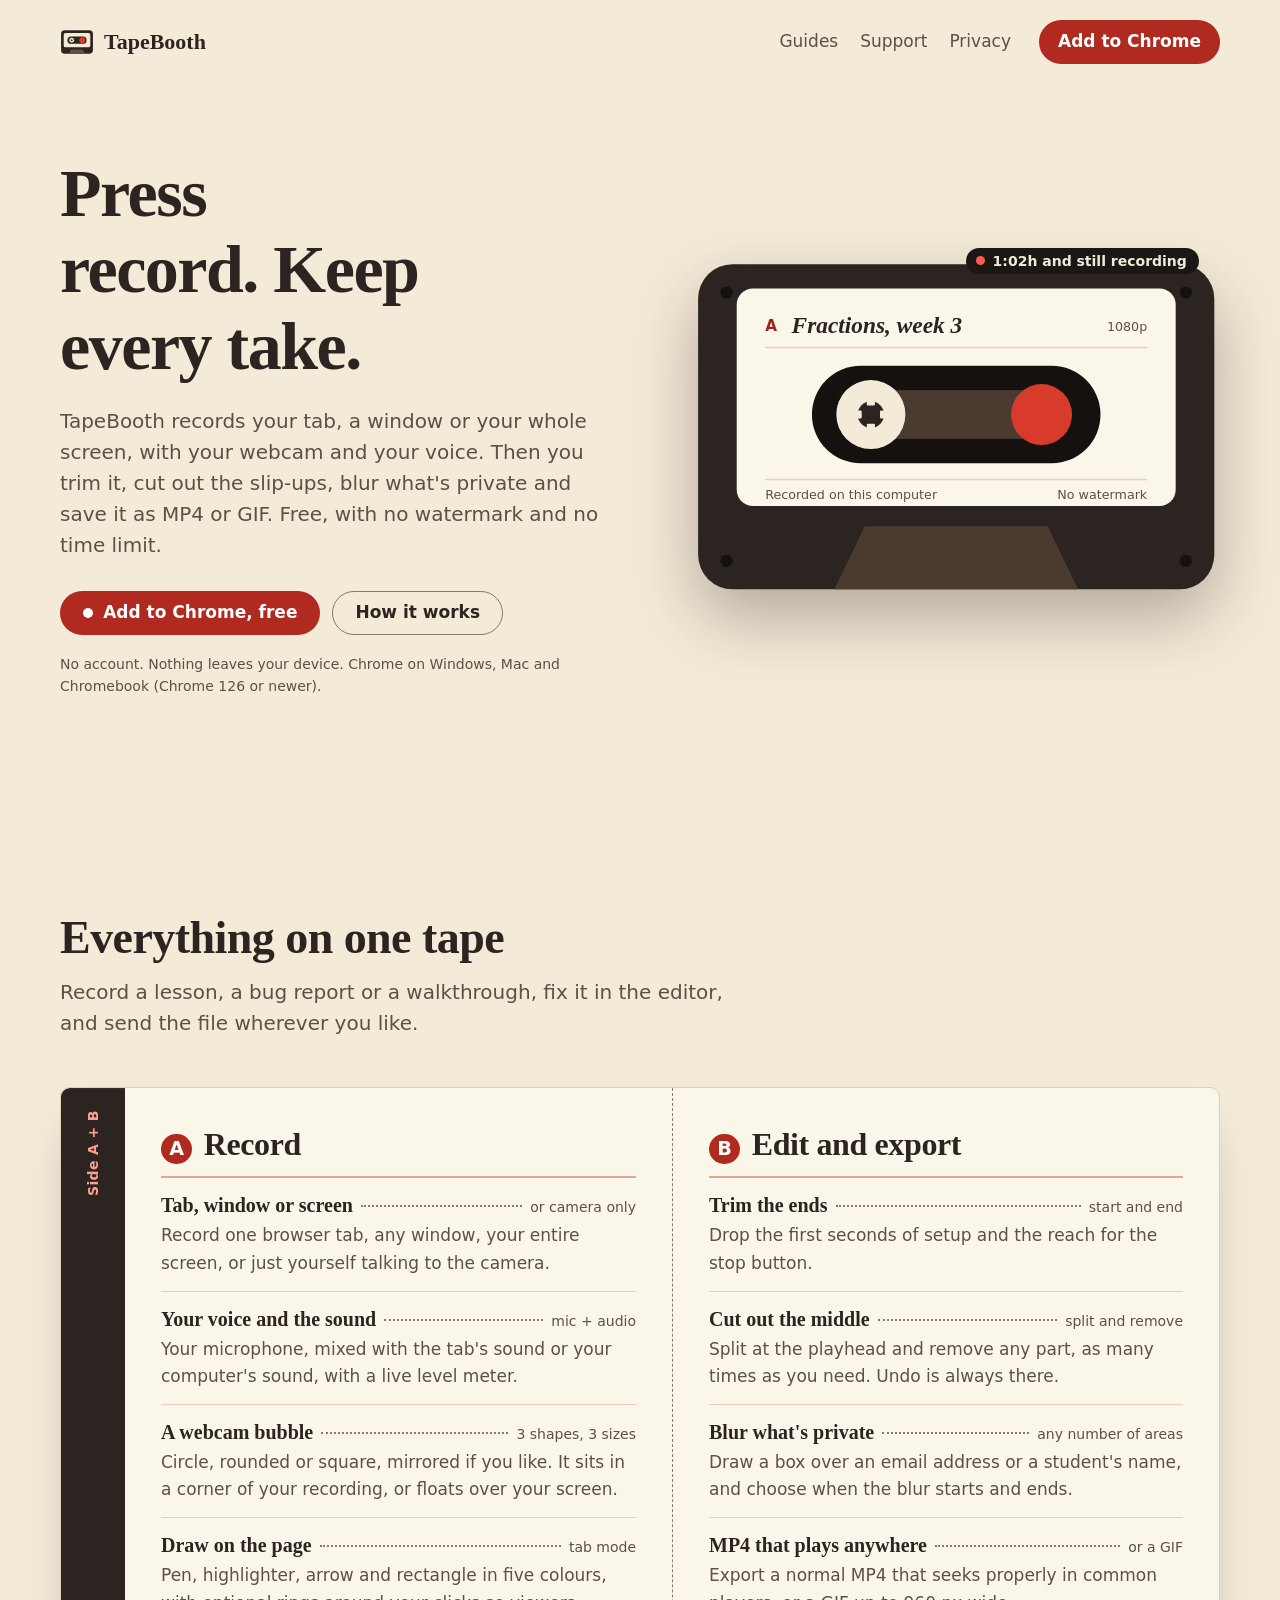
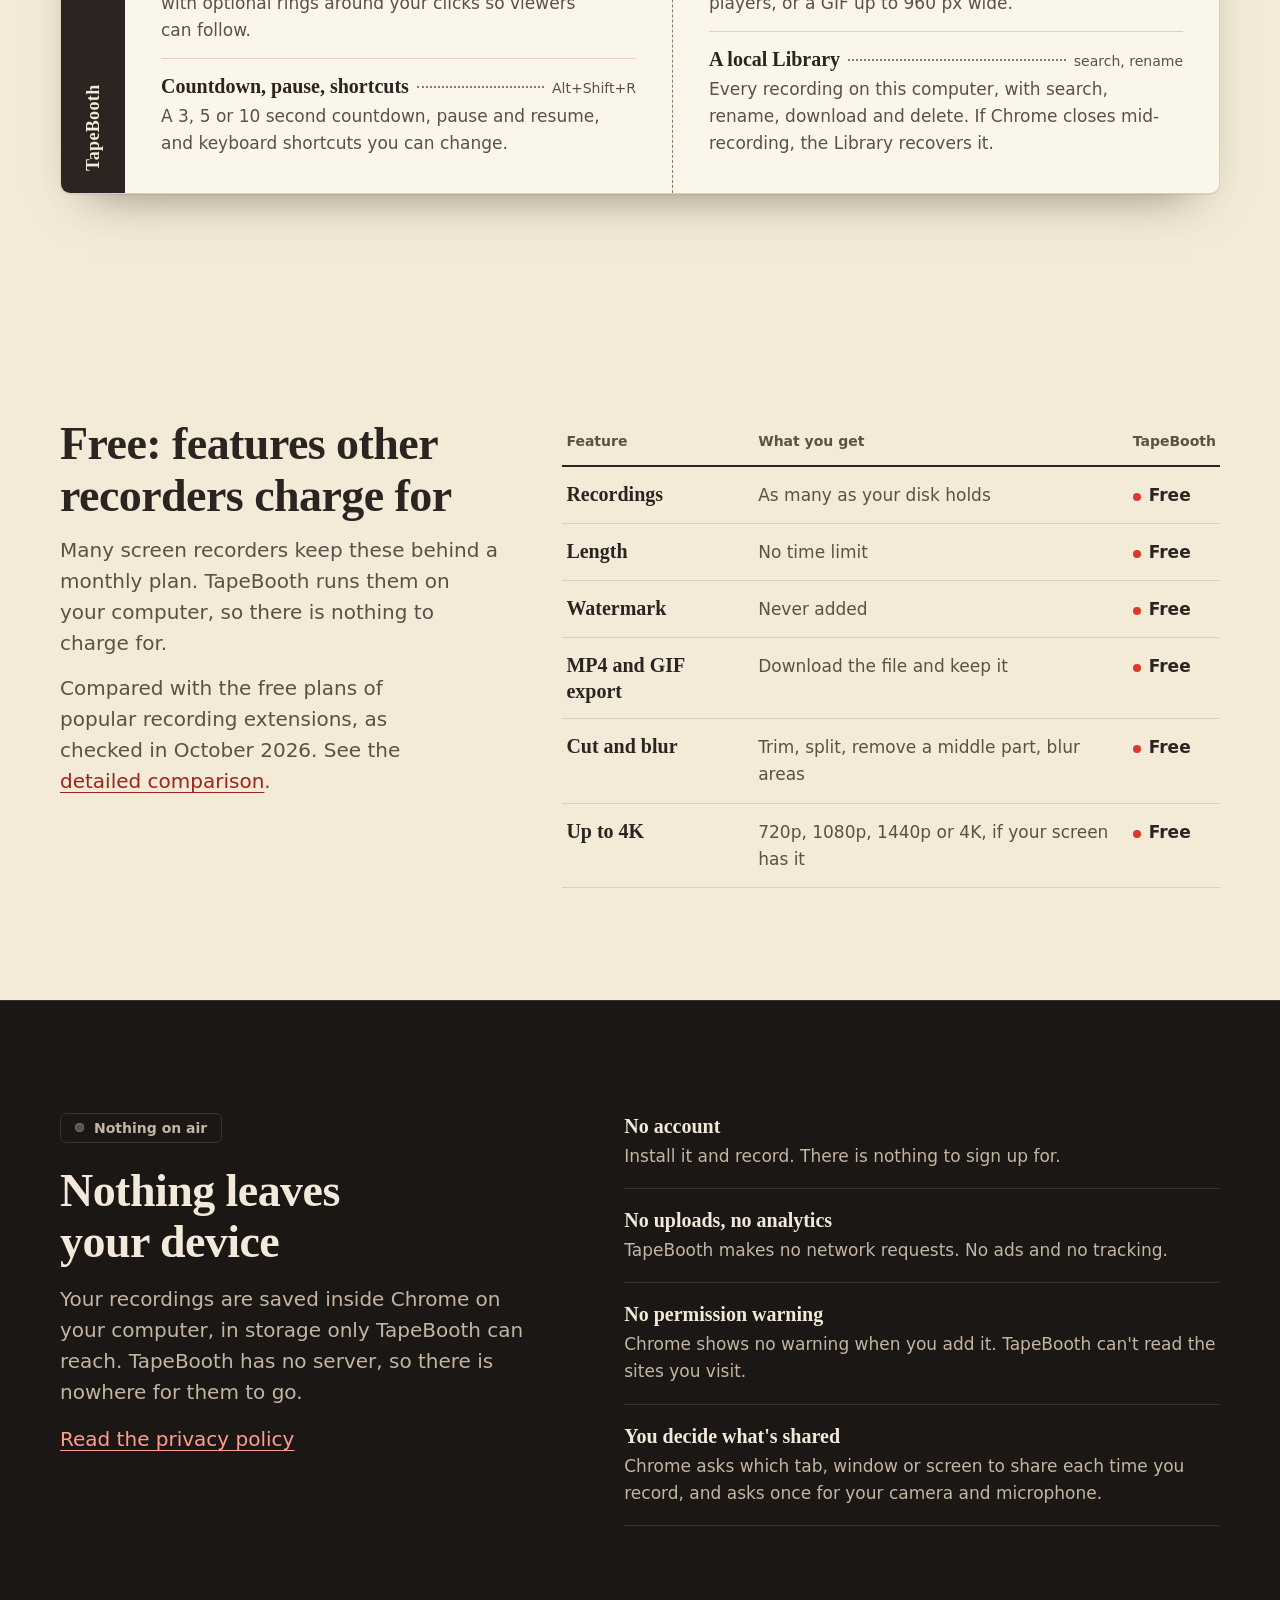
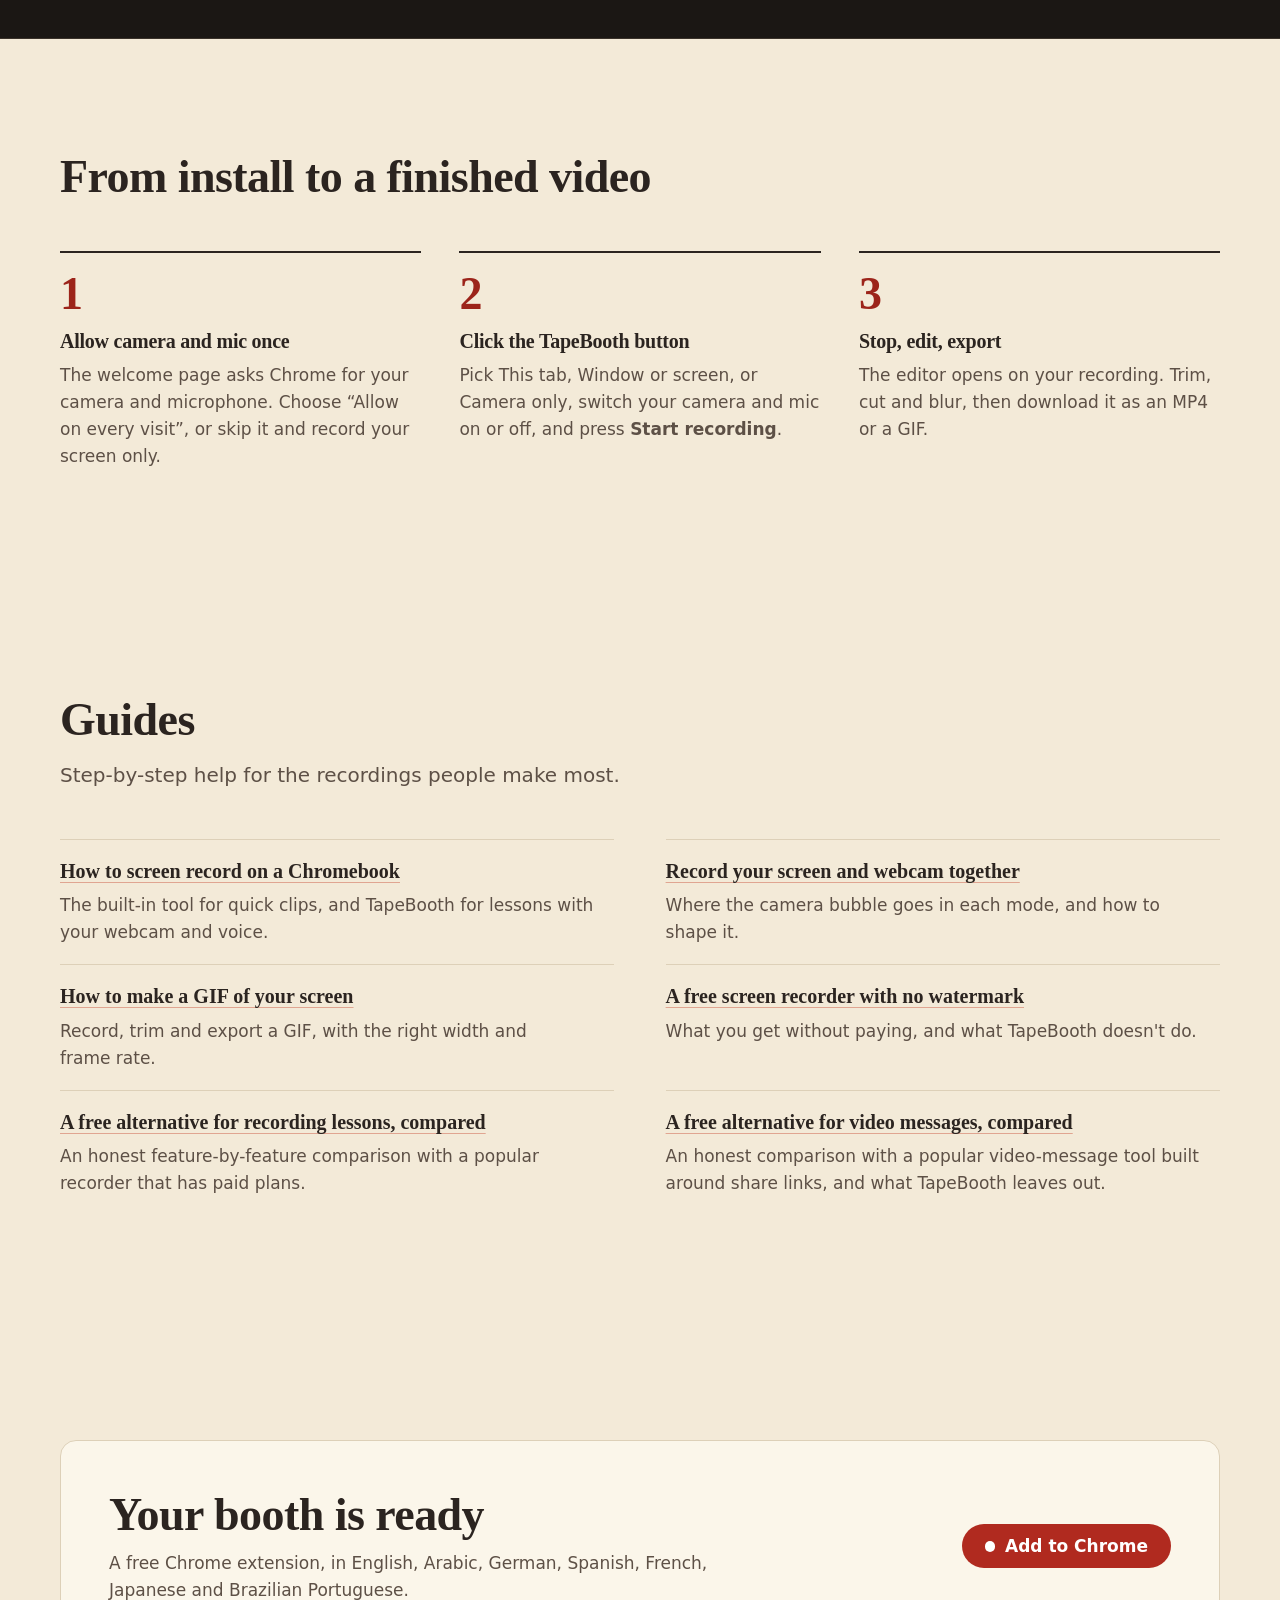
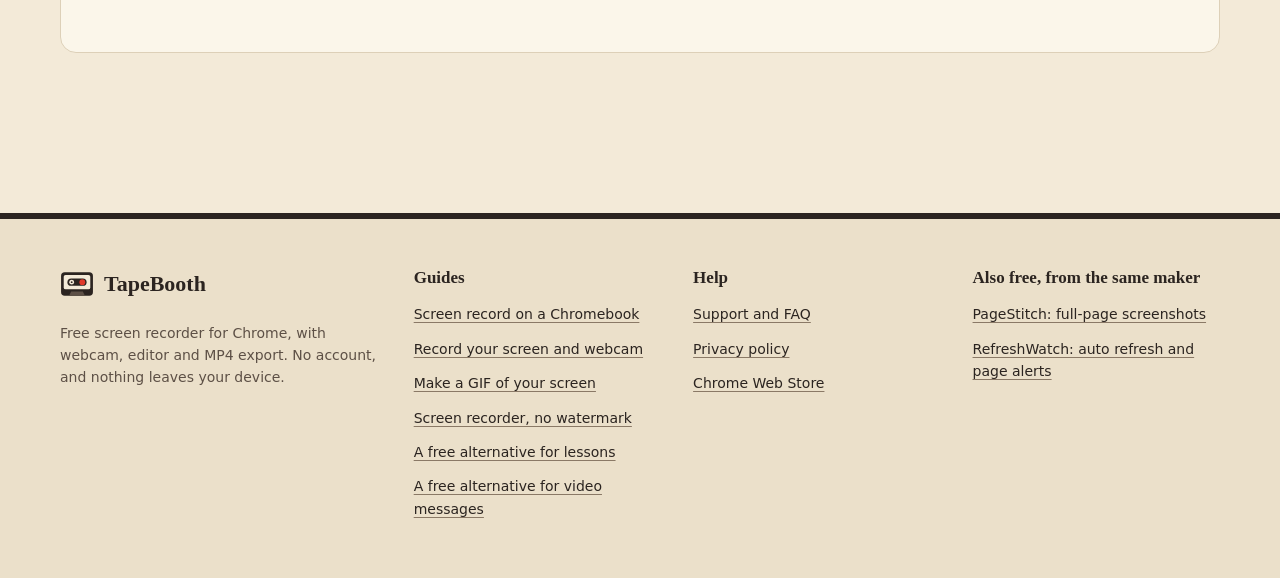
<file: index.html>
<!DOCTYPE html>
<html lang="en">
  <head>
    <meta charset="utf-8">
    <meta name="viewport" content="width=device-width, initial-scale=1">
    <title>TapeBooth – Free Screen Recorder for Chrome, No Watermark</title>
    <meta name="description" content="Free screen recorder for Chrome with webcam and audio. Unlimited recordings, no time limit, no watermark, an editor that cuts and blurs, MP4 and GIF export. Nothing leaves your device.">
    <meta name="color-scheme" content="light dark">
    <meta name="theme-color" content="#f3ead8" media="(prefers-color-scheme: light)">
    <meta name="theme-color" content="#1b1714" media="(prefers-color-scheme: dark)">
    <meta property="og:type" content="website">
    <meta property="og:title" content="TapeBooth – Free Screen Recorder for Chrome, No Watermark">
    <meta property="og:description" content="Free screen recorder for Chrome with webcam and audio. Unlimited recordings, no time limit, no watermark, an editor that cuts and blurs, MP4 and GIF export. Nothing leaves your device.">
    <meta property="og:url" content="https://tapebooth.com/">
    <meta property="og:image" content="https://tapebooth.com/img/og.png">
    <link rel="canonical" href="https://tapebooth.com/">
    <link rel="icon" href="icon.svg" type="image/svg+xml">
    <link rel="icon" href="favicon.png" type="image/png" sizes="32x32">
    <link rel="stylesheet" href="site.css">
  </head>
  <body>
    <a class="skip-link" href="#main">Skip to content</a>
    <header class="site-header">
      <div class="shell">
        <a class="brand" href="./"><img src="icon.svg" alt="" width="34" height="34">TapeBooth</a>
        <nav class="site-nav" aria-label="Main">
          <a href="#guides">Guides</a>
          <a href="support.html">Support</a>
          <a href="privacy-policy.html">Privacy</a>
        </nav>
        <a class="button" href="https://chromewebstore.google.com/detail/elgplcllolaeajgdikpigppgjkkcegpe?utm_source=tapebooth.com&amp;utm_medium=site&amp;utm_campaign=home">Add to Chrome</a>
      </div>
    </header>

    <main id="main">
      <section class="hero" aria-labelledby="hero-title">
        <div class="shell">
          <div>
            <h1 id="hero-title">Press record. Keep every take.</h1>
            <p class="lede">TapeBooth records your tab, a window or your whole screen, with your webcam and your voice. Then you trim it, cut out the slip-ups, blur what's private and save it as MP4 or GIF. Free, with no watermark and no time limit.</p>
            <div class="hero-actions">
              <a class="button button-rec" href="https://chromewebstore.google.com/detail/elgplcllolaeajgdikpigppgjkkcegpe?utm_source=tapebooth.com&amp;utm_medium=site&amp;utm_campaign=home">Add to Chrome, free</a>
              <a class="button button-quiet" href="#how">How it works</a>
            </div>
            <p class="hero-note">No account. Nothing leaves your device. Chrome on Windows, Mac and Chromebook (Chrome 126 or newer).</p>
          </div>
          <figure class="deck">
            <svg viewBox="0 0 520 340" width="520" height="340" role="img" aria-labelledby="deck-title">
              <title id="deck-title">A cassette labelled “Fractions, week 3”, its reel turning and its red record lamp lit.</title>
              <rect class="shell-c" x="6" y="10" width="508" height="320" rx="34"/>
              <circle class="window" cx="34" cy="38" r="6"/><circle class="window" cx="486" cy="38" r="6"/>
              <circle class="window" cx="34" cy="302" r="6"/><circle class="window" cx="486" cy="302" r="6"/>
              <path class="tape" d="M140 330l30-62h180l30 62z"/>
              <rect class="label" x="44" y="34" width="432" height="214" rx="16"/>
              <line class="label-rule" x1="72" y1="92" x2="448" y2="92"/>
              <line class="label-rule" x1="72" y1="222" x2="448" y2="222"/>
              <text class="label-side" x="72" y="76">A</text>
              <text class="label-title" x="98" y="78">Fractions, week 3</text>
              <text class="label-small" x="448" y="76" text-anchor="end">1080p</text>
              <rect class="window" x="118" y="110" width="284" height="96" rx="48"/>
              <rect class="tape" x="176" y="134" width="168" height="48"/>
              <g class="reel-spin">
                <circle class="reel" cx="176" cy="158" r="34"/>
                <circle class="hub" cx="176" cy="158" r="13"/>
                <rect class="reel" x="172" y="141" width="8" height="8" rx="1"/>
                <rect class="reel" x="172" y="167" width="8" height="8" rx="1"/>
                <rect class="reel" x="159" y="154" width="8" height="8" rx="1"/>
                <rect class="reel" x="185" y="154" width="8" height="8" rx="1"/>
              </g>
              <circle class="lamp lamp-glow" cx="344" cy="158" r="30"/>
              <text class="label-small" x="72" y="241">Recorded on this computer</text>
              <text class="label-small" x="448" y="241" text-anchor="end">No watermark</text>
            </svg>
            <figcaption>1:02h and still recording</figcaption>
          </figure>
        </div>
      </section>

      <section class="section" id="features" aria-labelledby="features-title">
        <div class="shell">
          <div class="section-head">
            <h2 id="features-title">Everything on one tape</h2>
            <p>Record a lesson, a bug report or a walkthrough, fix it in the editor, and send the file wherever you like.</p>
          </div>
          <div class="jcard">
            <div class="spine" aria-hidden="true"><span>TapeBooth</span><span>Side A + B</span></div>
            <div class="side">
              <h3><b aria-hidden="true">A</b>Record</h3>
              <ul class="tracks">
                <li><span class="t">Tab, window or screen <small>or camera only</small></span><p>Record one browser tab, any window, your entire screen, or just yourself talking to the camera.</p></li>
                <li><span class="t">Your voice and the sound <small>mic + audio</small></span><p>Your microphone, mixed with the tab's sound or your computer's sound, with a live level meter.</p></li>
                <li><span class="t">A webcam bubble <small>3 shapes, 3 sizes</small></span><p>Circle, rounded or square, mirrored if you like. It sits in a corner of your recording, or floats over your screen.</p></li>
                <li><span class="t">Draw on the page <small>tab mode</small></span><p>Pen, highlighter, arrow and rectangle in five colours, with optional rings around your clicks so viewers can follow.</p></li>
                <li><span class="t">Countdown, pause, shortcuts <small>Alt+Shift+R</small></span><p>A 3, 5 or 10 second countdown, pause and resume, and keyboard shortcuts you can change.</p></li>
              </ul>
            </div>
            <div class="side">
              <h3><b aria-hidden="true">B</b>Edit and export</h3>
              <ul class="tracks">
                <li><span class="t">Trim the ends <small>start and end</small></span><p>Drop the first seconds of setup and the reach for the stop button.</p></li>
                <li><span class="t">Cut out the middle <small>split and remove</small></span><p>Split at the playhead and remove any part, as many times as you need. Undo is always there.</p></li>
                <li><span class="t">Blur what's private <small>any number of areas</small></span><p>Draw a box over an email address or a student's name, and choose when the blur starts and ends.</p></li>
                <li><span class="t">MP4 that plays anywhere <small>or a GIF</small></span><p>Export a normal MP4 that seeks properly in common players, or a GIF up to 960 px wide.</p></li>
                <li><span class="t">A local Library <small>search, rename</small></span><p>Every recording on this computer, with search, rename, download and delete. If Chrome closes mid-recording, the Library recovers it.</p></li>
              </ul>
            </div>
          </div>
        </div>
      </section>

      <section class="section" id="free" aria-labelledby="free-title">
        <div class="shell ledger-wrap">
          <div class="section-head">
            <h2 id="free-title">Free: features other recorders charge for</h2>
            <p>Many screen recorders keep these behind a monthly plan. TapeBooth runs them on your computer, so there is nothing to charge for.</p>
            <p class="fine">Compared with the free plans of popular recording extensions, as checked in October 2026. See the <a href="screencastify-alternative/">detailed comparison</a>.</p>
          </div>
          <table class="ledger">
            <thead>
              <tr><th scope="col">Feature</th><th scope="col">What you get</th><th scope="col">TapeBooth</th></tr>
            </thead>
            <tbody>
              <tr><th scope="row">Recordings</th><td>As many as your disk holds</td><td class="free">Free</td></tr>
              <tr><th scope="row">Length</th><td>No time limit</td><td class="free">Free</td></tr>
              <tr><th scope="row">Watermark</th><td>Never added</td><td class="free">Free</td></tr>
              <tr><th scope="row">MP4 and GIF export</th><td>Download the file and keep it</td><td class="free">Free</td></tr>
              <tr><th scope="row">Cut and blur</th><td>Trim, split, remove a middle part, blur areas</td><td class="free">Free</td></tr>
              <tr><th scope="row">Up to 4K</th><td>720p, 1080p, 1440p or 4K, if your screen has it</td><td class="free">Free</td></tr>
            </tbody>
          </table>
        </div>
      </section>

      <section class="section booth" id="privacy" aria-labelledby="privacy-title">
        <div class="shell">
          <div>
            <span class="onair">Nothing on air</span>
            <h2 id="privacy-title">Nothing leaves your device</h2>
            <p>Your recordings are saved inside Chrome on your computer, in storage only TapeBooth can reach. TapeBooth has no server, so there is nowhere for them to go.</p>
            <p><a href="privacy-policy.html">Read the privacy policy</a></p>
          </div>
          <ul class="facts">
            <li><strong>No account</strong>Install it and record. There is nothing to sign up for.</li>
            <li><strong>No uploads, no analytics</strong>TapeBooth makes no network requests. No ads and no tracking.</li>
            <li><strong>No permission warning</strong>Chrome shows no warning when you add it. TapeBooth can't read the sites you visit.</li>
            <li><strong>You decide what's shared</strong>Chrome asks which tab, window or screen to share each time you record, and asks once for your camera and microphone.</li>
          </ul>
        </div>
      </section>

      <section class="section" id="how" aria-labelledby="how-title">
        <div class="shell">
          <div class="section-head">
            <h2 id="how-title">From install to a finished video</h2>
          </div>
          <ol class="steps">
            <li><h3>Allow camera and mic once</h3><p>The welcome page asks Chrome for your camera and microphone. Choose “Allow on every visit”, or skip it and record your screen only.</p></li>
            <li><h3>Click the TapeBooth button</h3><p>Pick This tab, Window or screen, or Camera only, switch your camera and mic on or off, and press <strong>Start recording</strong>.</p></li>
            <li><h3>Stop, edit, export</h3><p>The editor opens on your recording. Trim, cut and blur, then download it as an MP4 or a GIF.</p></li>
          </ol>
        </div>
      </section>

      <section class="section" id="guides" aria-labelledby="guides-title">
        <div class="shell">
          <div class="section-head">
            <h2 id="guides-title">Guides</h2>
            <p>Step-by-step help for the recordings people make most.</p>
          </div>
          <ul class="guide-list">
            <li><a href="how-to-screen-record-on-chromebook/">How to screen record on a Chromebook</a><p>The built-in tool for quick clips, and TapeBooth for lessons with your webcam and voice.</p></li>
            <li><a href="screen-recorder-with-webcam/">Record your screen and webcam together</a><p>Where the camera bubble goes in each mode, and how to shape it.</p></li>
            <li><a href="how-to-make-a-gif-of-your-screen/">How to make a GIF of your screen</a><p>Record, trim and export a GIF, with the right width and frame rate.</p></li>
            <li><a href="screen-recorder-no-watermark/">A free screen recorder with no watermark</a><p>What you get without paying, and what TapeBooth doesn't do.</p></li>
            <li><a href="screencastify-alternative/">A free alternative for recording lessons, compared</a><p>An honest feature-by-feature comparison with a popular recorder that has paid plans.</p></li>
            <li><a href="loom-alternative/">A free alternative for video messages, compared</a><p>An honest comparison with a popular video-message tool built around share links, and what TapeBooth leaves out.</p></li>
          </ul>
        </div>
      </section>

      <section class="section closing" aria-labelledby="closing-title">
        <div class="shell">
          <div>
            <h2 id="closing-title">Your booth is ready</h2>
            <p>A free Chrome extension, in English, Arabic, German, Spanish, French, Japanese and Brazilian Portuguese.</p>
          </div>
          <a class="button button-rec" href="https://chromewebstore.google.com/detail/elgplcllolaeajgdikpigppgjkkcegpe?utm_source=tapebooth.com&amp;utm_medium=site&amp;utm_campaign=home">Add to Chrome</a>
        </div>
      </section>
    </main>

    <footer class="site-footer">
      <div class="shell">
        <div>
          <a class="brand" href="./"><img src="icon.svg" alt="" width="34" height="34">TapeBooth</a>
          <p>Free screen recorder for Chrome, with webcam, editor and MP4 export. No account, and nothing leaves your device.</p>
        </div>
        <div class="footer-col">
          <strong>Guides</strong>
          <a href="how-to-screen-record-on-chromebook/">Screen record on a Chromebook</a>
          <a href="screen-recorder-with-webcam/">Record your screen and webcam</a>
          <a href="how-to-make-a-gif-of-your-screen/">Make a GIF of your screen</a>
          <a href="screen-recorder-no-watermark/">Screen recorder, no watermark</a>
          <a href="screencastify-alternative/">A free alternative for lessons</a>
          <a href="loom-alternative/">A free alternative for video messages</a>
        </div>
        <div class="footer-col">
          <strong>Help</strong>
          <a href="support.html">Support and FAQ</a>
          <a href="privacy-policy.html">Privacy policy</a>
          <a href="https://chromewebstore.google.com/detail/elgplcllolaeajgdikpigppgjkkcegpe?utm_source=tapebooth.com&amp;utm_medium=site&amp;utm_campaign=home">Chrome Web Store</a>
        </div>
        <div class="footer-col">
          <strong>Also free, from the same maker</strong>
          <a href="https://getpagestitch.com/">PageStitch: full-page screenshots</a>
          <a href="https://refreshwatch.com/">RefreshWatch: auto refresh and page alerts</a>
        </div>
      </div>
    </footer>
  </body>
</html>
</file>
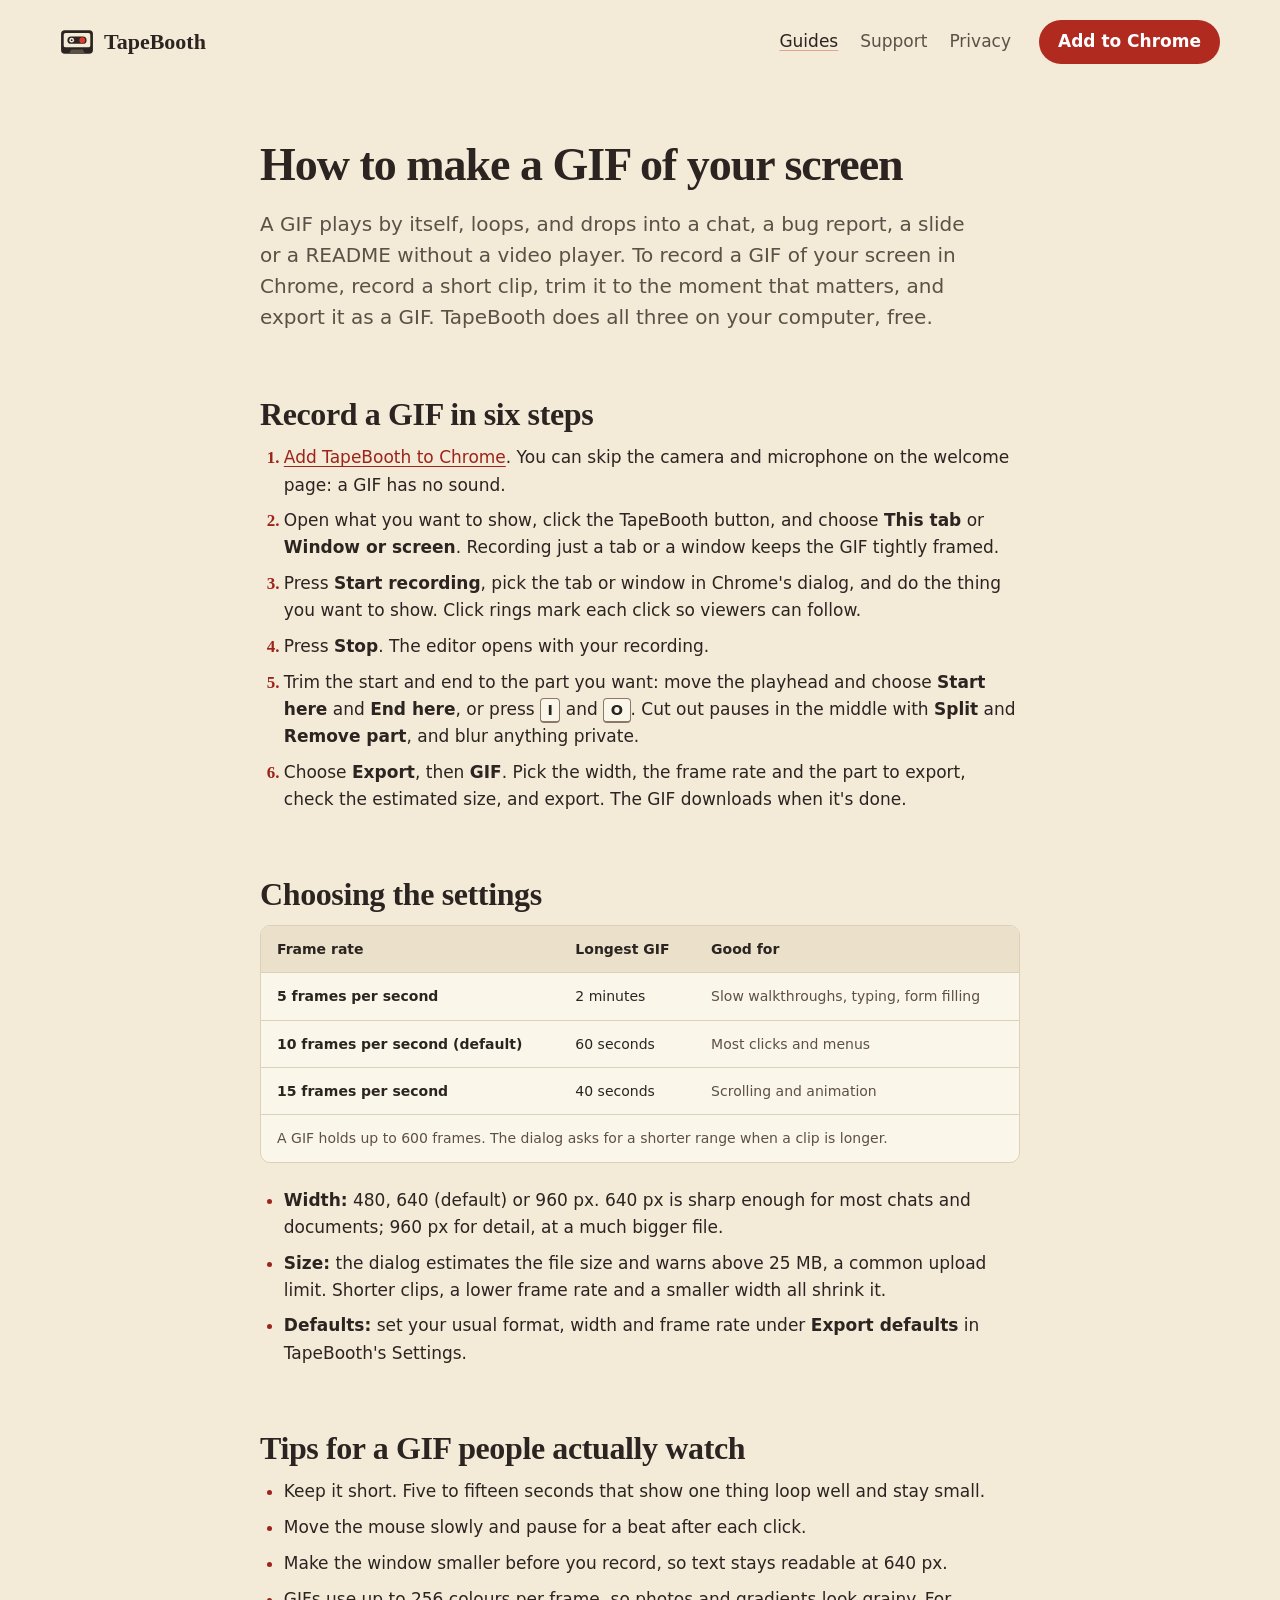
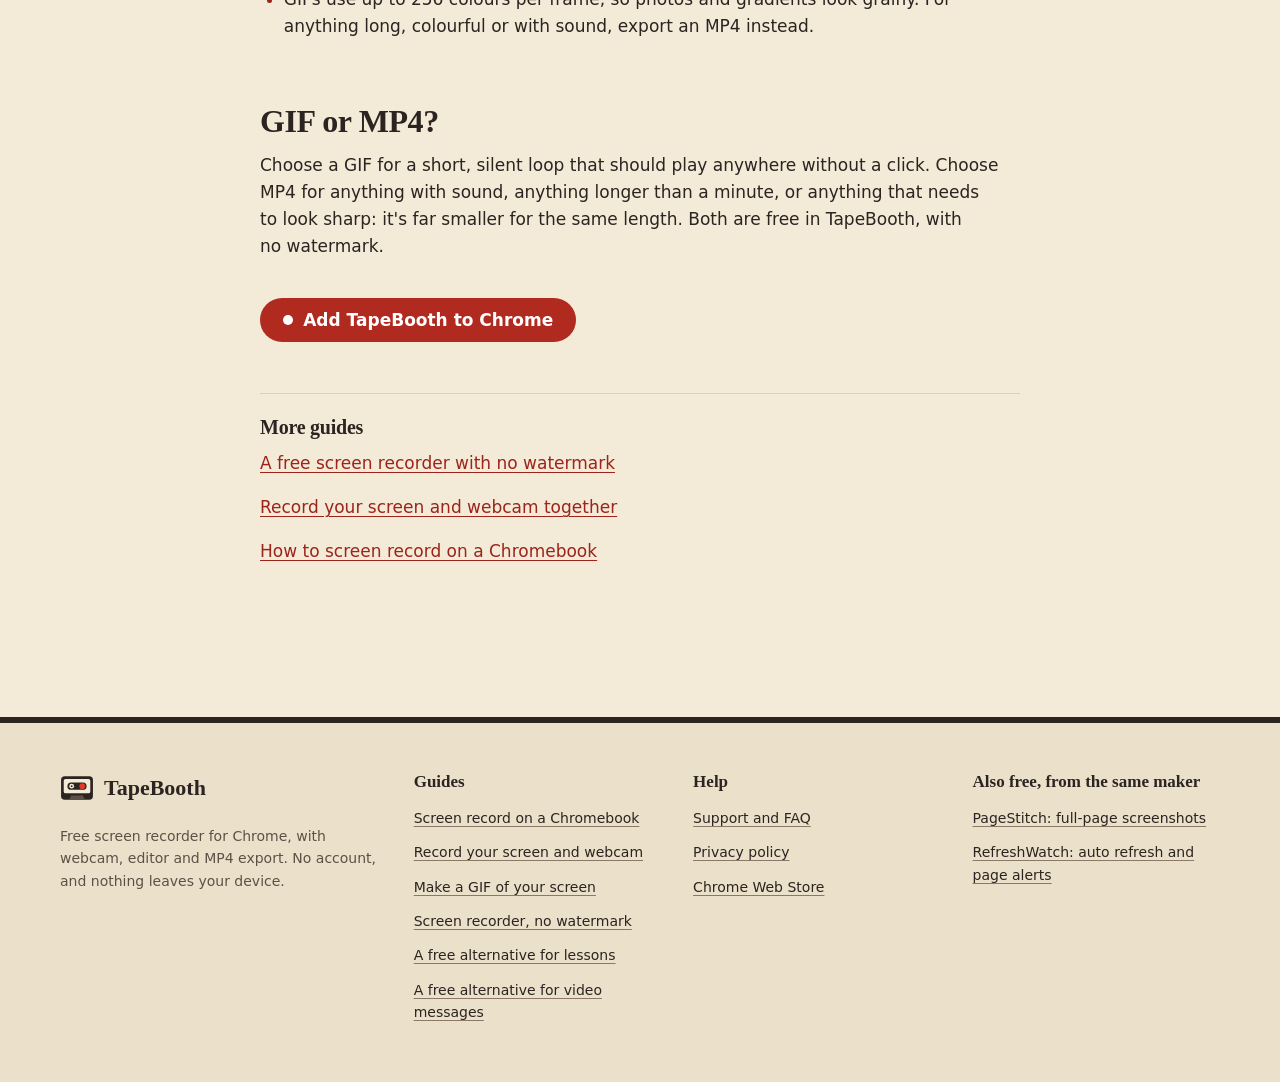
<file: how-to-make-a-gif-of-your-screen/index.html>
<!DOCTYPE html>
<html lang="en">
  <head>
    <meta charset="utf-8">
    <meta name="viewport" content="width=device-width, initial-scale=1">
    <title>How to Make a GIF of Your Screen in Chrome, Free – TapeBooth</title>
    <meta name="description" content="Record a GIF of your screen in Chrome: record the clip, trim it, and export a GIF at 480, 640 or 960 px and 5, 10 or 15 frames per second. Free, no watermark, nothing uploaded.">
    <meta name="color-scheme" content="light dark">
    <meta name="theme-color" content="#f3ead8" media="(prefers-color-scheme: light)">
    <meta name="theme-color" content="#1b1714" media="(prefers-color-scheme: dark)">
    <meta property="og:type" content="article">
    <meta property="og:title" content="How to Make a GIF of Your Screen in Chrome, Free – TapeBooth">
    <meta property="og:description" content="Record a GIF of your screen in Chrome: record the clip, trim it, and export a GIF at 480, 640 or 960 px and 5, 10 or 15 frames per second. Free, no watermark, nothing uploaded.">
    <meta property="og:url" content="https://tapebooth.com/how-to-make-a-gif-of-your-screen/">
    <meta property="og:image" content="https://tapebooth.com/img/og.png">
    <link rel="canonical" href="https://tapebooth.com/how-to-make-a-gif-of-your-screen/">
    <link rel="icon" href="../icon.svg" type="image/svg+xml">
    <link rel="icon" href="../favicon.png" type="image/png" sizes="32x32">
    <link rel="stylesheet" href="../site.css">
  </head>
  <body>
    <a class="skip-link" href="#main">Skip to content</a>
    <header class="site-header">
      <div class="shell">
        <a class="brand" href="../"><img src="../icon.svg" alt="" width="34" height="34">TapeBooth</a>
        <nav class="site-nav" aria-label="Main">
          <a href="../#guides" aria-current="true">Guides</a>
          <a href="../support.html">Support</a>
          <a href="../privacy-policy.html">Privacy</a>
        </nav>
        <a class="button" href="https://chromewebstore.google.com/detail/elgplcllolaeajgdikpigppgjkkcegpe?utm_source=tapebooth.com&amp;utm_medium=site&amp;utm_campaign=how-to-make-a-gif-of-your-screen">Add to Chrome</a>
      </div>
    </header>

    <main id="main" class="article">
      <div class="shell">
        <h1>How to make a GIF of your screen</h1>
        <p class="lede">A GIF plays by itself, loops, and drops into a chat, a bug report, a slide or a README without a video player. To record a GIF of your screen in Chrome, record a short clip, trim it to the moment that matters, and export it as a GIF. TapeBooth does all three on your computer, free.</p>
        <div class="prose">
          <h2>Record a GIF in six steps</h2>
          <ol>
            <li><a href="https://chromewebstore.google.com/detail/elgplcllolaeajgdikpigppgjkkcegpe?utm_source=tapebooth.com&amp;utm_medium=site&amp;utm_campaign=how-to-make-a-gif-of-your-screen">Add TapeBooth to Chrome</a>. You can skip the camera and microphone on the welcome page: a GIF has no sound.</li>
            <li>Open what you want to show, click the TapeBooth button, and choose <strong>This tab</strong> or <strong>Window or screen</strong>. Recording just a tab or a window keeps the GIF tightly framed.</li>
            <li>Press <strong>Start recording</strong>, pick the tab or window in Chrome's dialog, and do the thing you want to show. Click rings mark each click so viewers can follow.</li>
            <li>Press <strong>Stop</strong>. The editor opens with your recording.</li>
            <li>Trim the start and end to the part you want: move the playhead and choose <strong>Start here</strong> and <strong>End here</strong>, or press <kbd>I</kbd> and <kbd>O</kbd>. Cut out pauses in the middle with <strong>Split</strong> and <strong>Remove part</strong>, and blur anything private.</li>
            <li>Choose <strong>Export</strong>, then <strong>GIF</strong>. Pick the width, the frame rate and the part to export, check the estimated size, and export. The GIF downloads when it's done.</li>
          </ol>

          <h2>Choosing the settings</h2>
          <div class="table-wrap">
            <table class="compare">
              <caption>A GIF holds up to 600 frames. The dialog asks for a shorter range when a clip is longer.</caption>
              <thead>
                <tr><th scope="col">Frame rate</th><th scope="col">Longest GIF</th><th scope="col">Good for</th></tr>
              </thead>
              <tbody>
                <tr><th scope="row">5 frames per second</th><td>2 minutes</td><td>Slow walkthroughs, typing, form filling</td></tr>
                <tr><th scope="row">10 frames per second (default)</th><td>60 seconds</td><td>Most clicks and menus</td></tr>
                <tr><th scope="row">15 frames per second</th><td>40 seconds</td><td>Scrolling and animation</td></tr>
              </tbody>
            </table>
          </div>
          <ul>
            <li><strong>Width:</strong> 480, 640 (default) or 960 px. 640 px is sharp enough for most chats and documents; 960 px for detail, at a much bigger file.</li>
            <li><strong>Size:</strong> the dialog estimates the file size and warns above 25 MB, a common upload limit. Shorter clips, a lower frame rate and a smaller width all shrink it.</li>
            <li><strong>Defaults:</strong> set your usual format, width and frame rate under <strong>Export defaults</strong> in TapeBooth's Settings.</li>
          </ul>

          <h2>Tips for a GIF people actually watch</h2>
          <ul>
            <li>Keep it short. Five to fifteen seconds that show one thing loop well and stay small.</li>
            <li>Move the mouse slowly and pause for a beat after each click.</li>
            <li>Make the window smaller before you record, so text stays readable at 640 px.</li>
            <li>GIFs use up to 256 colours per frame, so photos and gradients look grainy. For anything long, colourful or with sound, export an MP4 instead.</li>
          </ul>

          <h2>GIF or MP4?</h2>
          <p>Choose a GIF for a short, silent loop that should play anywhere without a click. Choose MP4 for anything with sound, anything longer than a minute, or anything that needs to look sharp: it's far smaller for the same length. Both are free in TapeBooth, with no watermark.</p>

          <div class="cta-row">
            <a class="button button-rec" href="https://chromewebstore.google.com/detail/elgplcllolaeajgdikpigppgjkkcegpe?utm_source=tapebooth.com&amp;utm_medium=site&amp;utm_campaign=how-to-make-a-gif-of-your-screen">Add TapeBooth to Chrome</a>
          </div>

          <div class="related">
            <h2>More guides</h2>
            <ul>
              <li><a href="../screen-recorder-no-watermark/">A free screen recorder with no watermark</a></li>
              <li><a href="../screen-recorder-with-webcam/">Record your screen and webcam together</a></li>
              <li><a href="../how-to-screen-record-on-chromebook/">How to screen record on a Chromebook</a></li>
            </ul>
          </div>
        </div>
      </div>
    </main>

    <footer class="site-footer">
      <div class="shell">
        <div>
          <a class="brand" href="../"><img src="../icon.svg" alt="" width="34" height="34">TapeBooth</a>
          <p>Free screen recorder for Chrome, with webcam, editor and MP4 export. No account, and nothing leaves your device.</p>
        </div>
        <div class="footer-col">
          <strong>Guides</strong>
          <a href="../how-to-screen-record-on-chromebook/">Screen record on a Chromebook</a>
          <a href="../screen-recorder-with-webcam/">Record your screen and webcam</a>
          <a href="../how-to-make-a-gif-of-your-screen/">Make a GIF of your screen</a>
          <a href="../screen-recorder-no-watermark/">Screen recorder, no watermark</a>
          <a href="../screencastify-alternative/">A free alternative for lessons</a>
          <a href="../loom-alternative/">A free alternative for video messages</a>
        </div>
        <div class="footer-col">
          <strong>Help</strong>
          <a href="../support.html">Support and FAQ</a>
          <a href="../privacy-policy.html">Privacy policy</a>
          <a href="https://chromewebstore.google.com/detail/elgplcllolaeajgdikpigppgjkkcegpe?utm_source=tapebooth.com&amp;utm_medium=site&amp;utm_campaign=how-to-make-a-gif-of-your-screen">Chrome Web Store</a>
        </div>
        <div class="footer-col">
          <strong>Also free, from the same maker</strong>
          <a href="https://getpagestitch.com/">PageStitch: full-page screenshots</a>
          <a href="https://refreshwatch.com/">RefreshWatch: auto refresh and page alerts</a>
        </div>
      </div>
    </footer>
  </body>
</html>
</file>
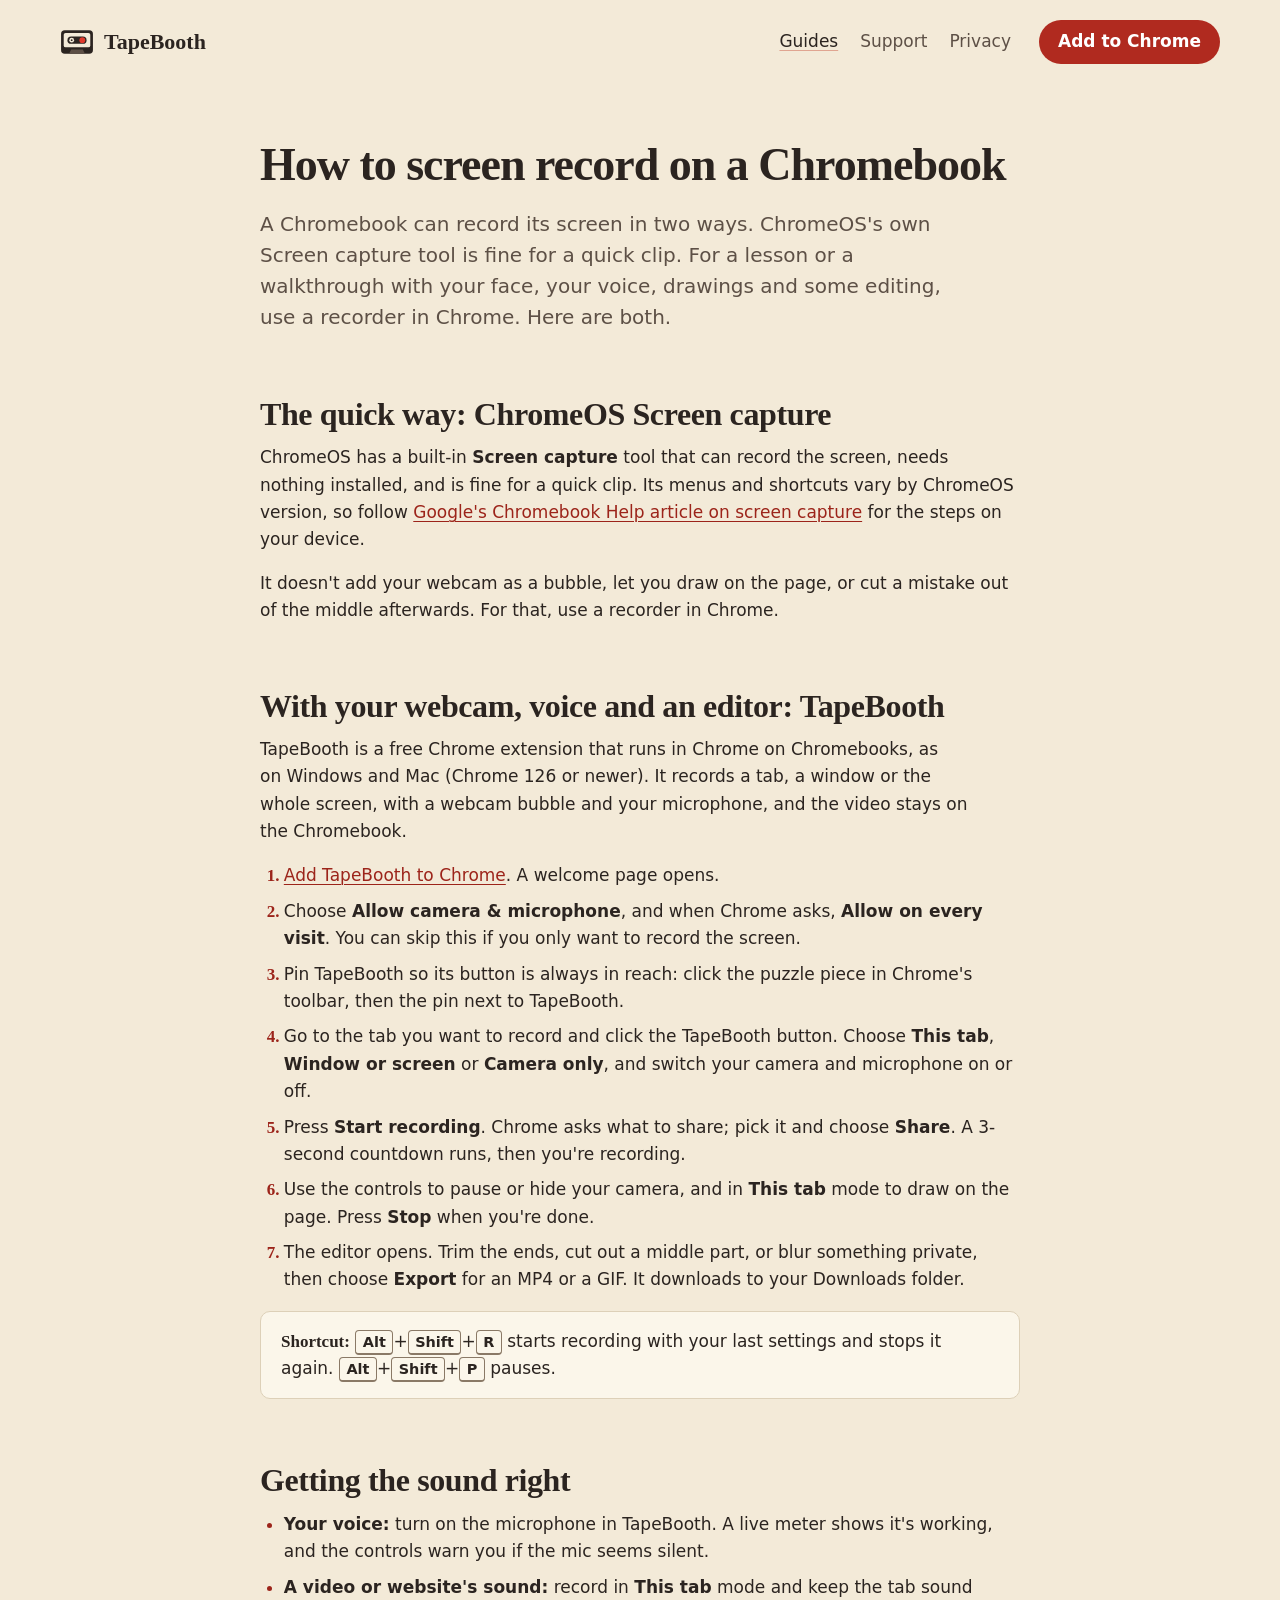
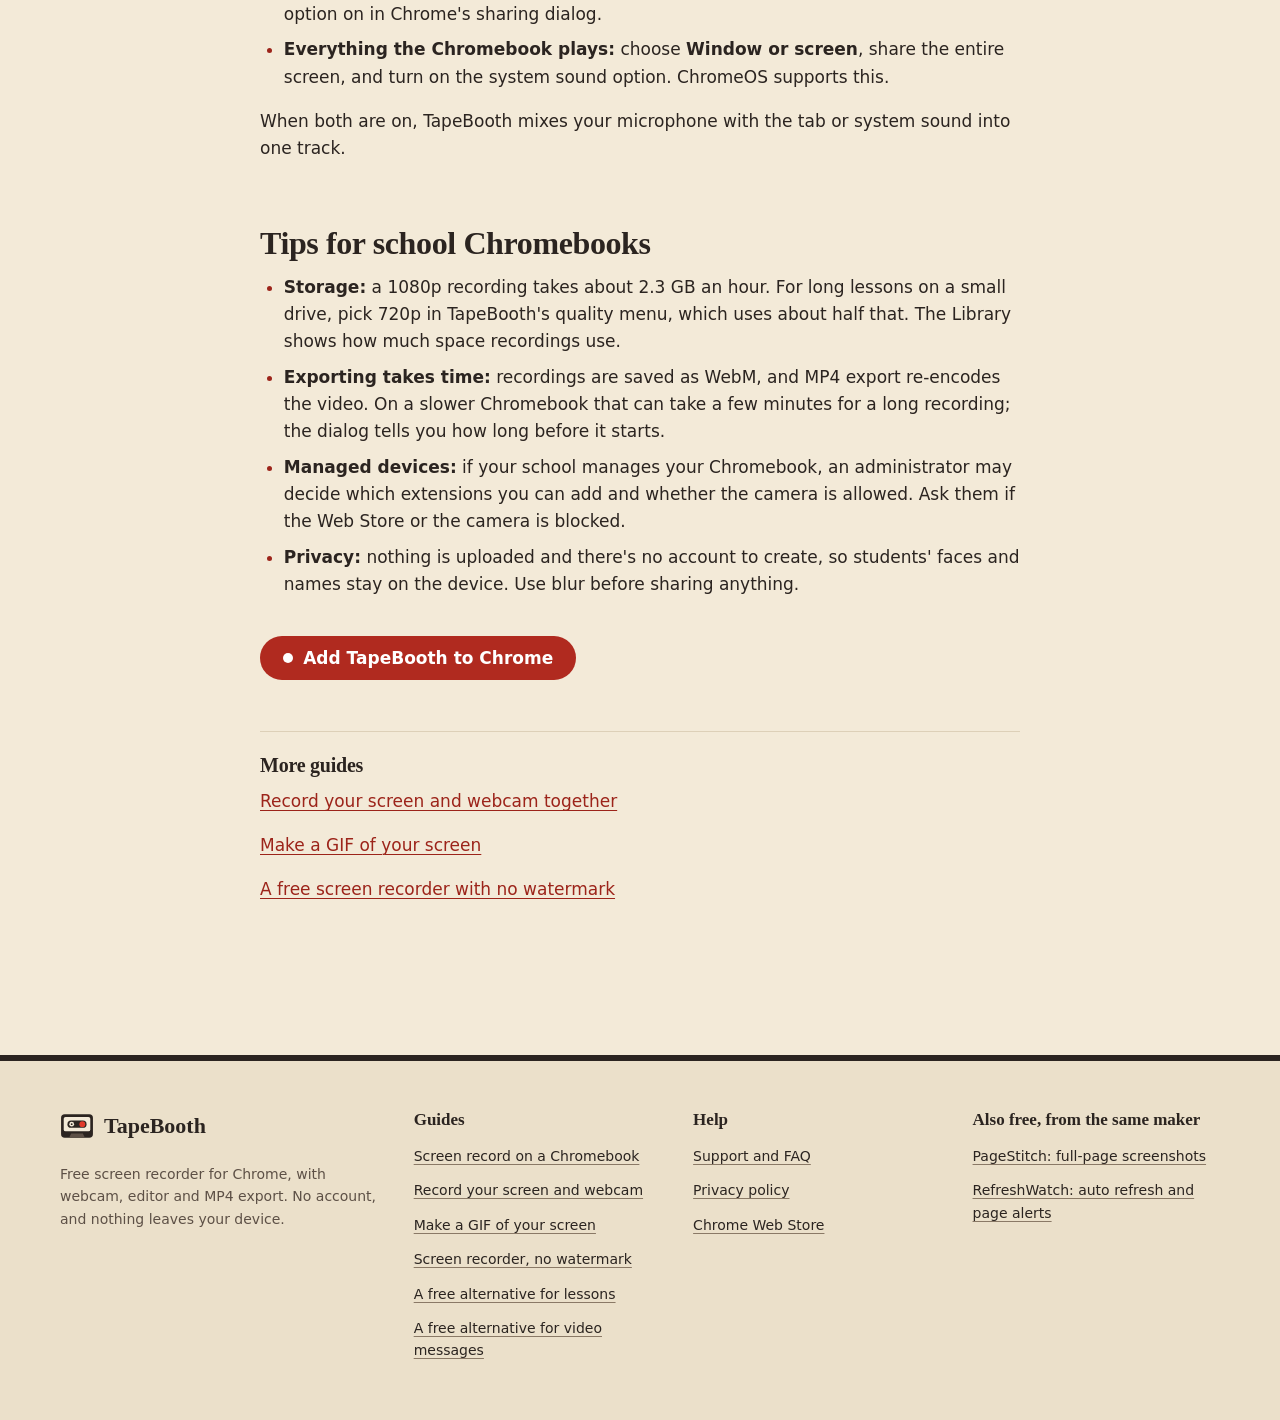
<file: how-to-screen-record-on-chromebook/index.html>
<!DOCTYPE html>
<html lang="en">
  <head>
    <meta charset="utf-8">
    <meta name="viewport" content="width=device-width, initial-scale=1">
    <title>How to Screen Record on a Chromebook, With Audio – TapeBooth</title>
    <meta name="description" content="How to screen record on a Chromebook: the built-in Screen capture tool for quick clips, and a free Chrome extension for recordings with your webcam, voice, drawing, editing and MP4 export.">
    <meta name="color-scheme" content="light dark">
    <meta name="theme-color" content="#f3ead8" media="(prefers-color-scheme: light)">
    <meta name="theme-color" content="#1b1714" media="(prefers-color-scheme: dark)">
    <meta property="og:type" content="article">
    <meta property="og:title" content="How to Screen Record on a Chromebook, With Audio – TapeBooth">
    <meta property="og:description" content="How to screen record on a Chromebook: the built-in Screen capture tool for quick clips, and a free Chrome extension for recordings with your webcam, voice, drawing, editing and MP4 export.">
    <meta property="og:url" content="https://tapebooth.com/how-to-screen-record-on-chromebook/">
    <meta property="og:image" content="https://tapebooth.com/img/og.png">
    <link rel="canonical" href="https://tapebooth.com/how-to-screen-record-on-chromebook/">
    <link rel="icon" href="../icon.svg" type="image/svg+xml">
    <link rel="icon" href="../favicon.png" type="image/png" sizes="32x32">
    <link rel="stylesheet" href="../site.css">
  </head>
  <body>
    <a class="skip-link" href="#main">Skip to content</a>
    <header class="site-header">
      <div class="shell">
        <a class="brand" href="../"><img src="../icon.svg" alt="" width="34" height="34">TapeBooth</a>
        <nav class="site-nav" aria-label="Main">
          <a href="../#guides" aria-current="true">Guides</a>
          <a href="../support.html">Support</a>
          <a href="../privacy-policy.html">Privacy</a>
        </nav>
        <a class="button" href="https://chromewebstore.google.com/detail/elgplcllolaeajgdikpigppgjkkcegpe?utm_source=tapebooth.com&amp;utm_medium=site&amp;utm_campaign=how-to-screen-record-on-chromebook">Add to Chrome</a>
      </div>
    </header>

    <main id="main" class="article">
      <div class="shell">
        <h1>How to screen record on a Chromebook</h1>
        <p class="lede">A Chromebook can record its screen in two ways. ChromeOS's own Screen capture tool is fine for a quick clip. For a lesson or a walkthrough with your face, your voice, drawings and some editing, use a recorder in Chrome. Here are both.</p>
        <div class="prose">
          <h2>The quick way: ChromeOS Screen capture</h2>
          <p>ChromeOS has a built-in <strong>Screen capture</strong> tool that can record the screen, needs nothing installed, and is fine for a quick clip. Its menus and shortcuts vary by ChromeOS version, so follow <a href="https://support.google.com/chromebook/answer/10474268">Google's Chromebook Help article on screen capture</a> for the steps on your device.</p>
          <p>It doesn't add your webcam as a bubble, let you draw on the page, or cut a mistake out of the middle afterwards. For that, use a recorder in Chrome.</p>

          <h2>With your webcam, voice and an editor: TapeBooth</h2>
          <p>TapeBooth is a free Chrome extension that runs in Chrome on Chromebooks, as on Windows and Mac (Chrome 126 or newer). It records a tab, a window or the whole screen, with a webcam bubble and your microphone, and the video stays on the Chromebook.</p>
          <ol>
            <li><a href="https://chromewebstore.google.com/detail/elgplcllolaeajgdikpigppgjkkcegpe?utm_source=tapebooth.com&amp;utm_medium=site&amp;utm_campaign=how-to-screen-record-on-chromebook">Add TapeBooth to Chrome</a>. A welcome page opens.</li>
            <li>Choose <strong>Allow camera &amp; microphone</strong>, and when Chrome asks, <strong>Allow on every visit</strong>. You can skip this if you only want to record the screen.</li>
            <li>Pin TapeBooth so its button is always in reach: click the puzzle piece in Chrome's toolbar, then the pin next to TapeBooth.</li>
            <li>Go to the tab you want to record and click the TapeBooth button. Choose <strong>This tab</strong>, <strong>Window or screen</strong> or <strong>Camera only</strong>, and switch your camera and microphone on or off.</li>
            <li>Press <strong>Start recording</strong>. Chrome asks what to share; pick it and choose <strong>Share</strong>. A 3-second countdown runs, then you're recording.</li>
            <li>Use the controls to pause or hide your camera, and in <strong>This tab</strong> mode to draw on the page. Press <strong>Stop</strong> when you're done.</li>
            <li>The editor opens. Trim the ends, cut out a middle part, or blur something private, then choose <strong>Export</strong> for an MP4 or a GIF. It downloads to your Downloads folder.</li>
          </ol>
          <p class="note"><strong>Shortcut:</strong> <kbd>Alt</kbd>+<kbd>Shift</kbd>+<kbd>R</kbd> starts recording with your last settings and stops it again. <kbd>Alt</kbd>+<kbd>Shift</kbd>+<kbd>P</kbd> pauses.</p>

          <h2>Getting the sound right</h2>
          <ul>
            <li><strong>Your voice:</strong> turn on the microphone in TapeBooth. A live meter shows it's working, and the controls warn you if the mic seems silent.</li>
            <li><strong>A video or website's sound:</strong> record in <strong>This tab</strong> mode and keep the tab sound option on in Chrome's sharing dialog.</li>
            <li><strong>Everything the Chromebook plays:</strong> choose <strong>Window or screen</strong>, share the entire screen, and turn on the system sound option. ChromeOS supports this.</li>
          </ul>
          <p>When both are on, TapeBooth mixes your microphone with the tab or system sound into one track.</p>

          <h2>Tips for school Chromebooks</h2>
          <ul>
            <li><strong>Storage:</strong> a 1080p recording takes about 2.3 GB an hour. For long lessons on a small drive, pick 720p in TapeBooth's quality menu, which uses about half that. The Library shows how much space recordings use.</li>
            <li><strong>Exporting takes time:</strong> recordings are saved as WebM, and MP4 export re-encodes the video. On a slower Chromebook that can take a few minutes for a long recording; the dialog tells you how long before it starts.</li>
            <li><strong>Managed devices:</strong> if your school manages your Chromebook, an administrator may decide which extensions you can add and whether the camera is allowed. Ask them if the Web Store or the camera is blocked.</li>
            <li><strong>Privacy:</strong> nothing is uploaded and there's no account to create, so students' faces and names stay on the device. Use blur before sharing anything.</li>
          </ul>

          <div class="cta-row">
            <a class="button button-rec" href="https://chromewebstore.google.com/detail/elgplcllolaeajgdikpigppgjkkcegpe?utm_source=tapebooth.com&amp;utm_medium=site&amp;utm_campaign=how-to-screen-record-on-chromebook">Add TapeBooth to Chrome</a>
          </div>

          <div class="related">
            <h2>More guides</h2>
            <ul>
              <li><a href="../screen-recorder-with-webcam/">Record your screen and webcam together</a></li>
              <li><a href="../how-to-make-a-gif-of-your-screen/">Make a GIF of your screen</a></li>
              <li><a href="../screen-recorder-no-watermark/">A free screen recorder with no watermark</a></li>
            </ul>
          </div>
        </div>
      </div>
    </main>

    <footer class="site-footer">
      <div class="shell">
        <div>
          <a class="brand" href="../"><img src="../icon.svg" alt="" width="34" height="34">TapeBooth</a>
          <p>Free screen recorder for Chrome, with webcam, editor and MP4 export. No account, and nothing leaves your device.</p>
        </div>
        <div class="footer-col">
          <strong>Guides</strong>
          <a href="../how-to-screen-record-on-chromebook/">Screen record on a Chromebook</a>
          <a href="../screen-recorder-with-webcam/">Record your screen and webcam</a>
          <a href="../how-to-make-a-gif-of-your-screen/">Make a GIF of your screen</a>
          <a href="../screen-recorder-no-watermark/">Screen recorder, no watermark</a>
          <a href="../screencastify-alternative/">A free alternative for lessons</a>
          <a href="../loom-alternative/">A free alternative for video messages</a>
        </div>
        <div class="footer-col">
          <strong>Help</strong>
          <a href="../support.html">Support and FAQ</a>
          <a href="../privacy-policy.html">Privacy policy</a>
          <a href="https://chromewebstore.google.com/detail/elgplcllolaeajgdikpigppgjkkcegpe?utm_source=tapebooth.com&amp;utm_medium=site&amp;utm_campaign=how-to-screen-record-on-chromebook">Chrome Web Store</a>
        </div>
        <div class="footer-col">
          <strong>Also free, from the same maker</strong>
          <a href="https://getpagestitch.com/">PageStitch: full-page screenshots</a>
          <a href="https://refreshwatch.com/">RefreshWatch: auto refresh and page alerts</a>
        </div>
      </div>
    </footer>
  </body>
</html>
</file>
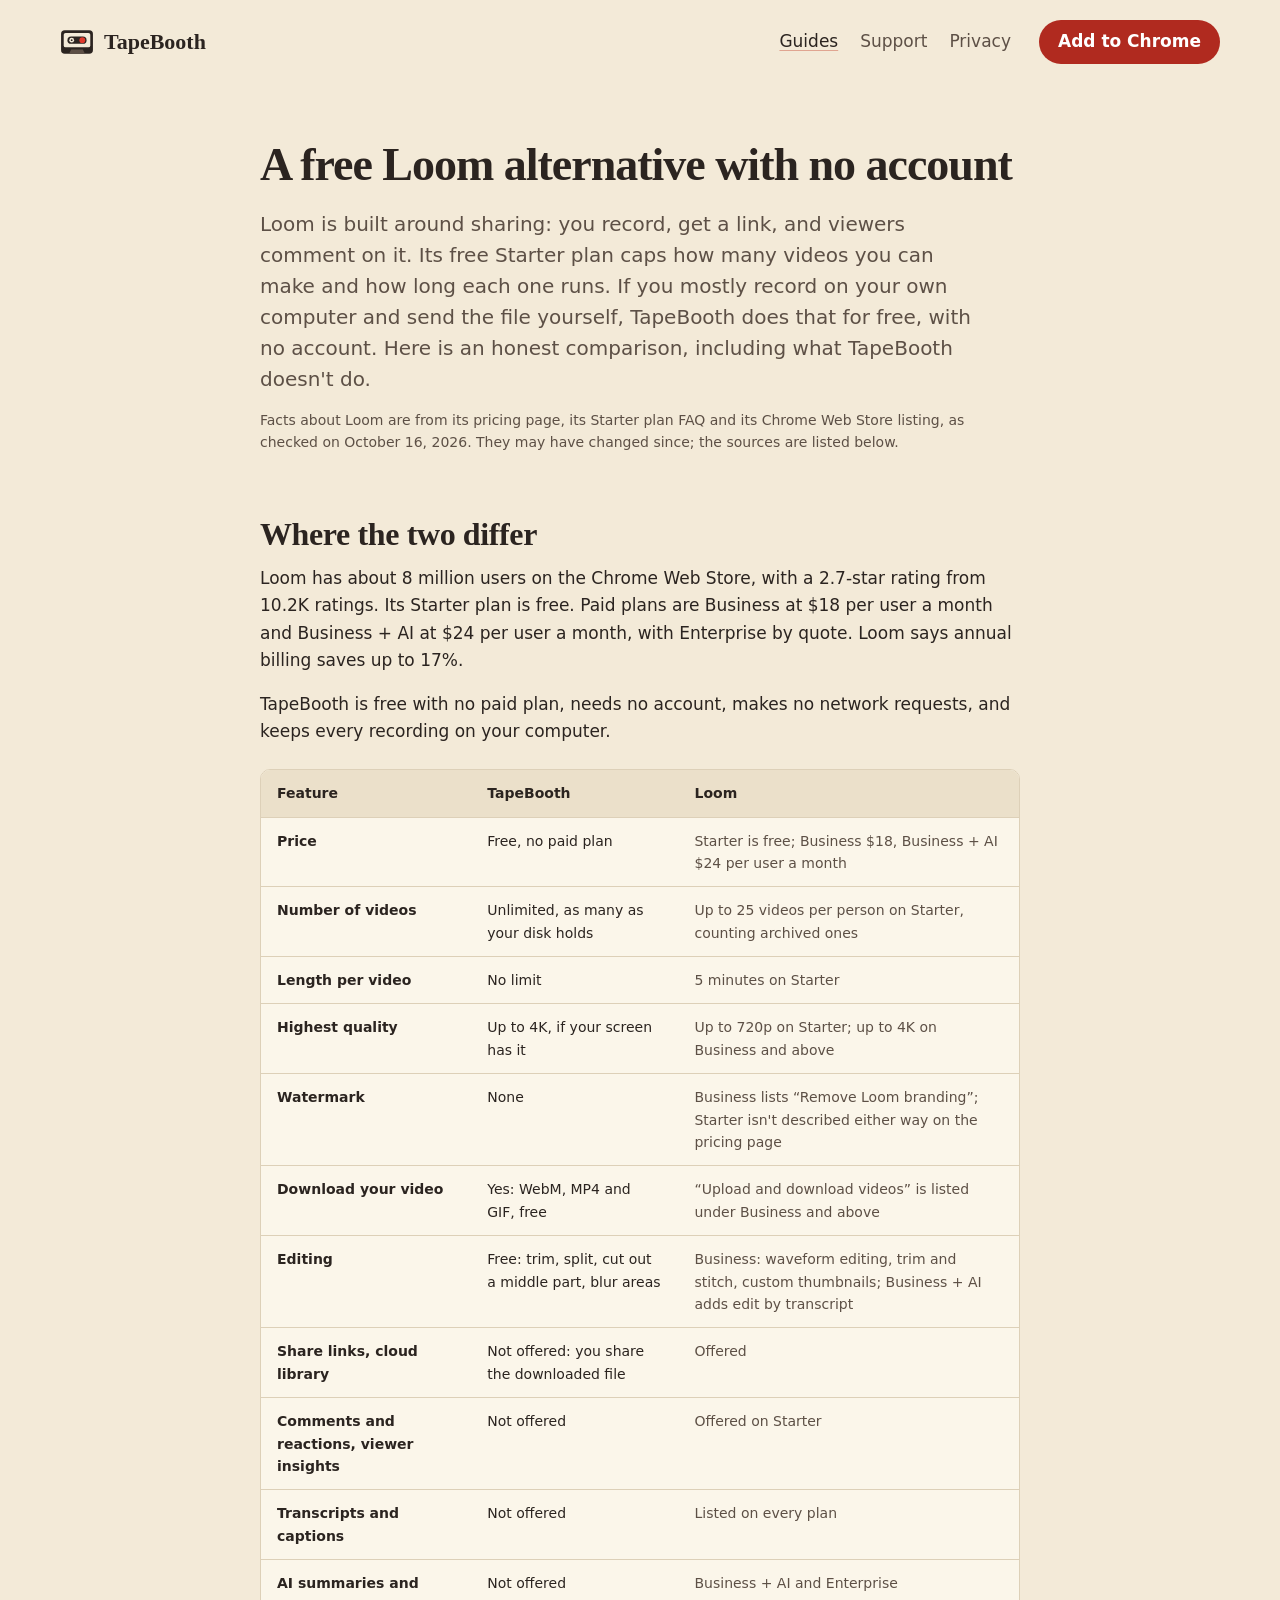
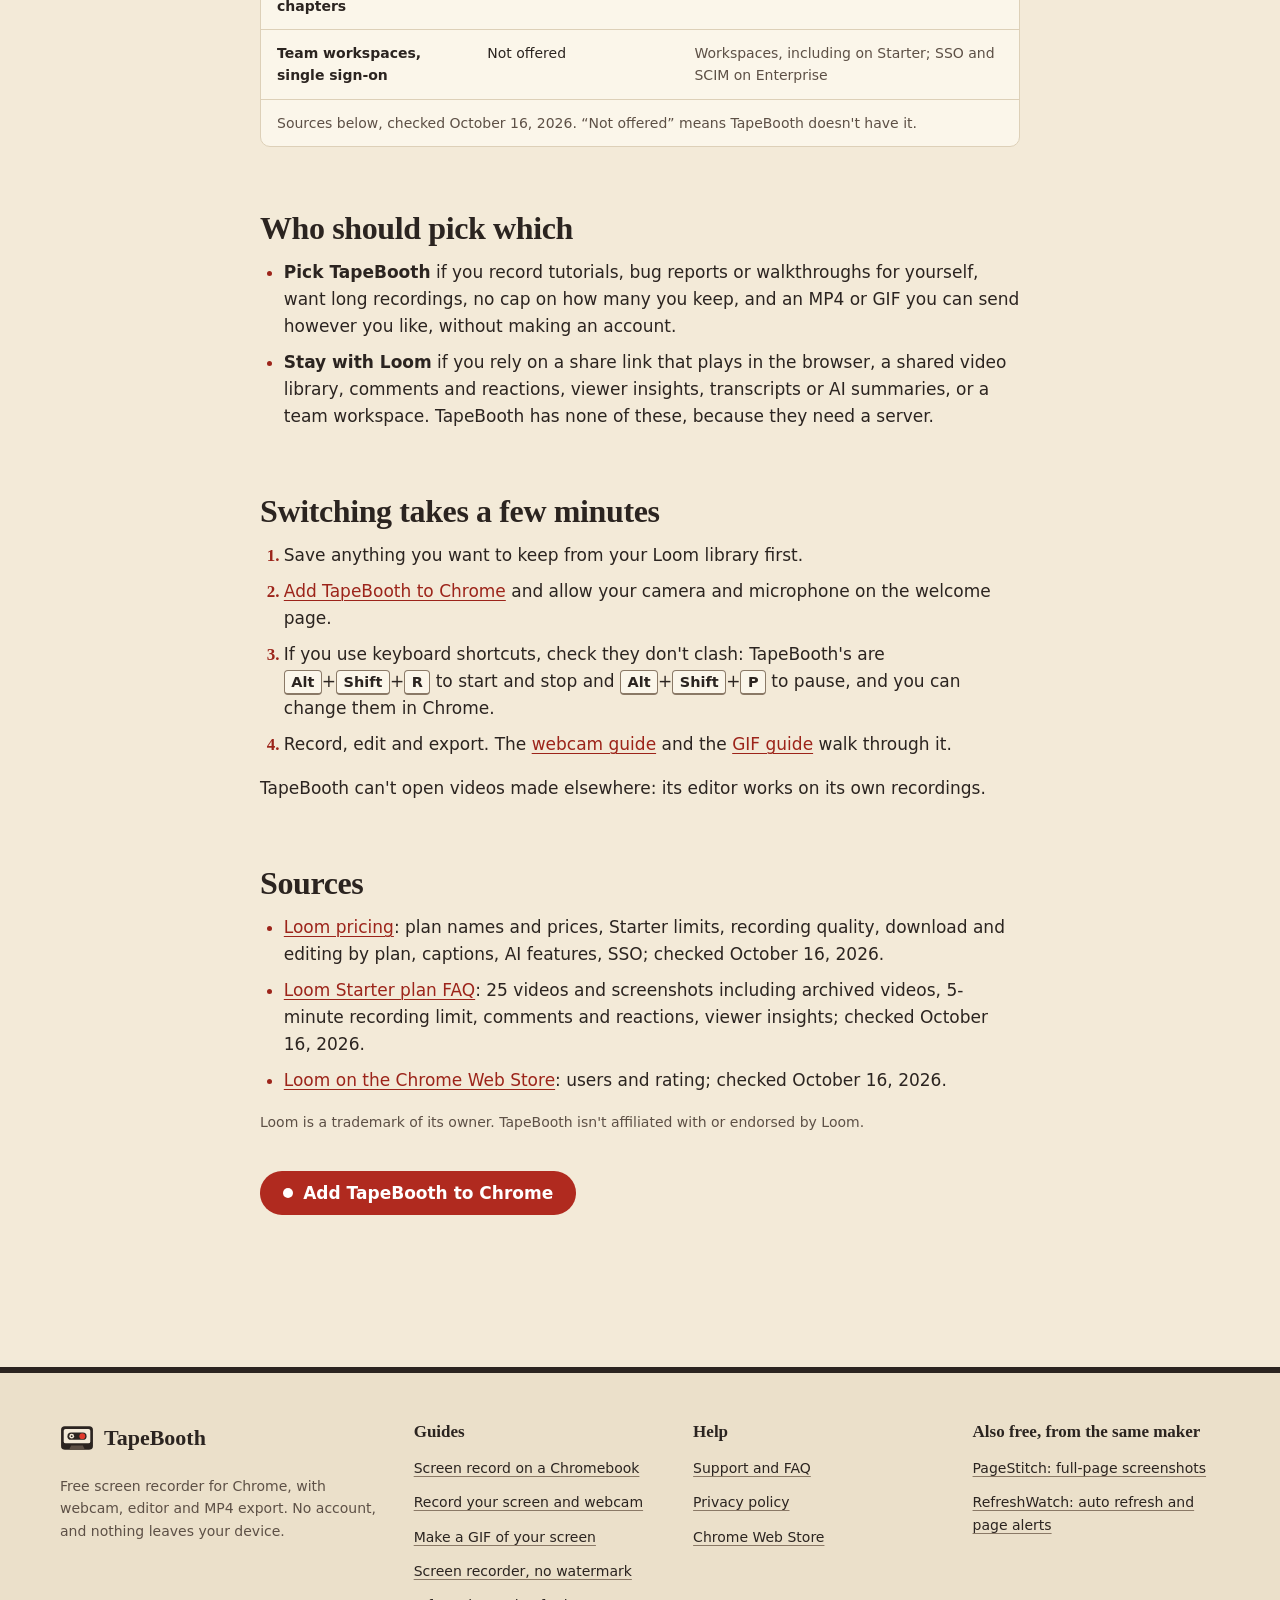
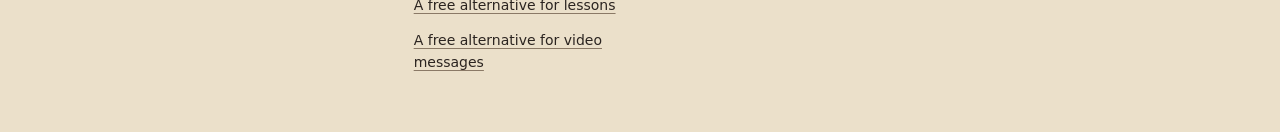
<file: loom-alternative/index.html>
<!DOCTYPE html>
<html lang="en">
  <head>
    <meta charset="utf-8">
    <meta name="viewport" content="width=device-width, initial-scale=1">
    <title>A Free Loom Alternative With No Account – TapeBooth</title>
    <meta name="description" content="An honest comparison of TapeBooth and Loom: free, no account, no time limit and no watermark, with MP4 and GIF export, and what TapeBooth doesn't do, like share links.">
    <meta name="color-scheme" content="light dark">
    <meta name="theme-color" content="#f3ead8" media="(prefers-color-scheme: light)">
    <meta name="theme-color" content="#1b1714" media="(prefers-color-scheme: dark)">
    <meta property="og:type" content="article">
    <meta property="og:title" content="A Free Loom Alternative With No Account – TapeBooth">
    <meta property="og:description" content="An honest comparison of TapeBooth and Loom: free, no account, no time limit and no watermark, with MP4 and GIF export, and what TapeBooth doesn't do, like share links.">
    <meta property="og:url" content="https://tapebooth.com/loom-alternative/">
    <meta property="og:image" content="https://tapebooth.com/img/og.png">
    <link rel="canonical" href="https://tapebooth.com/loom-alternative/">
    <link rel="icon" href="../icon.svg" type="image/svg+xml">
    <link rel="icon" href="../favicon.png" type="image/png" sizes="32x32">
    <link rel="stylesheet" href="../site.css">
  </head>
  <body>
    <a class="skip-link" href="#main">Skip to content</a>
    <header class="site-header">
      <div class="shell">
        <a class="brand" href="../"><img src="../icon.svg" alt="" width="34" height="34">TapeBooth</a>
        <nav class="site-nav" aria-label="Main">
          <a href="../#guides" aria-current="true">Guides</a>
          <a href="../support.html">Support</a>
          <a href="../privacy-policy.html">Privacy</a>
        </nav>
        <a class="button" href="https://chromewebstore.google.com/detail/elgplcllolaeajgdikpigppgjkkcegpe?utm_source=tapebooth.com&amp;utm_medium=site&amp;utm_campaign=loom-alternative">Add to Chrome</a>
      </div>
    </header>

    <main id="main" class="article">
      <div class="shell">
        <h1>A free Loom alternative with no account</h1>
        <p class="lede">Loom is built around sharing: you record, get a link, and viewers comment on it. Its free Starter plan caps how many videos you can make and how long each one runs. If you mostly record on your own computer and send the file yourself, TapeBooth does that for free, with no account. Here is an honest comparison, including what TapeBooth doesn't do.</p>
        <p class="meta">Facts about Loom are from its pricing page, its Starter plan FAQ and its Chrome Web Store listing, as checked on October 16, 2026. They may have changed since; the sources are listed below.</p>
        <div class="prose">
          <h2>Where the two differ</h2>
          <p>Loom has about 8 million users on the Chrome Web Store, with a 2.7-star rating from 10.2K ratings. Its Starter plan is free. Paid plans are Business at $18 per user a month and Business + AI at $24 per user a month, with Enterprise by quote. Loom says annual billing saves up to 17%.</p>
          <p>TapeBooth is free with no paid plan, needs no account, makes no network requests, and keeps every recording on your computer.</p>
          <div class="table-wrap">
            <table class="compare">
              <caption>Sources below, checked October 16, 2026. “Not offered” means TapeBooth doesn't have it.</caption>
              <thead>
                <tr><th scope="col">Feature</th><th scope="col">TapeBooth</th><th scope="col">Loom</th></tr>
              </thead>
              <tbody>
                <tr><th scope="row">Price</th><td>Free, no paid plan</td><td>Starter is free; Business $18, Business + AI $24 per user a month</td></tr>
                <tr><th scope="row">Number of videos</th><td>Unlimited, as many as your disk holds</td><td>Up to 25 videos per person on Starter, counting archived ones</td></tr>
                <tr><th scope="row">Length per video</th><td>No limit</td><td>5 minutes on Starter</td></tr>
                <tr><th scope="row">Highest quality</th><td>Up to 4K, if your screen has it</td><td>Up to 720p on Starter; up to 4K on Business and above</td></tr>
                <tr><th scope="row">Watermark</th><td>None</td><td>Business lists “Remove Loom branding”; Starter isn't described either way on the pricing page</td></tr>
                <tr><th scope="row">Download your video</th><td>Yes: WebM, MP4 and GIF, free</td><td>“Upload and download videos” is listed under Business and above</td></tr>
                <tr><th scope="row">Editing</th><td>Free: trim, split, cut out a middle part, blur areas</td><td>Business: waveform editing, trim and stitch, custom thumbnails; Business + AI adds edit by transcript</td></tr>
                <tr><th scope="row">Share links, cloud library</th><td>Not offered: you share the downloaded file</td><td>Offered</td></tr>
                <tr><th scope="row">Comments and reactions, viewer insights</th><td>Not offered</td><td>Offered on Starter</td></tr>
                <tr><th scope="row">Transcripts and captions</th><td>Not offered</td><td>Listed on every plan</td></tr>
                <tr><th scope="row">AI summaries and chapters</th><td>Not offered</td><td>Business + AI and Enterprise</td></tr>
                <tr><th scope="row">Team workspaces, single sign-on</th><td>Not offered</td><td>Workspaces, including on Starter; SSO and SCIM on Enterprise</td></tr>
              </tbody>
            </table>
          </div>

          <h2>Who should pick which</h2>
          <ul>
            <li><strong>Pick TapeBooth</strong> if you record tutorials, bug reports or walkthroughs for yourself, want long recordings, no cap on how many you keep, and an MP4 or GIF you can send however you like, without making an account.</li>
            <li><strong>Stay with Loom</strong> if you rely on a share link that plays in the browser, a shared video library, comments and reactions, viewer insights, transcripts or AI summaries, or a team workspace. TapeBooth has none of these, because they need a server.</li>
          </ul>

          <h2>Switching takes a few minutes</h2>
          <ol>
            <li>Save anything you want to keep from your Loom library first.</li>
            <li><a href="https://chromewebstore.google.com/detail/elgplcllolaeajgdikpigppgjkkcegpe?utm_source=tapebooth.com&amp;utm_medium=site&amp;utm_campaign=loom-alternative">Add TapeBooth to Chrome</a> and allow your camera and microphone on the welcome page.</li>
            <li>If you use keyboard shortcuts, check they don't clash: TapeBooth's are <kbd>Alt</kbd>+<kbd>Shift</kbd>+<kbd>R</kbd> to start and stop and <kbd>Alt</kbd>+<kbd>Shift</kbd>+<kbd>P</kbd> to pause, and you can change them in Chrome.</li>
            <li>Record, edit and export. The <a href="../screen-recorder-with-webcam/">webcam guide</a> and the <a href="../how-to-make-a-gif-of-your-screen/">GIF guide</a> walk through it.</li>
          </ol>
          <p>TapeBooth can't open videos made elsewhere: its editor works on its own recordings.</p>

          <h2>Sources</h2>
          <ul>
            <li><a href="https://www.loom.com/pricing">Loom pricing</a>: plan names and prices, Starter limits, recording quality, download and editing by plan, captions, AI features, SSO; checked October 16, 2026.</li>
            <li><a href="https://support.atlassian.com/loom/docs/starter-plan-faq/">Loom Starter plan FAQ</a>: 25 videos and screenshots including archived videos, 5-minute recording limit, comments and reactions, viewer insights; checked October 16, 2026.</li>
            <li><a href="https://chromewebstore.google.com/detail/liecbddmkiiihnedobmlmillhodjkdmb">Loom on the Chrome Web Store</a>: users and rating; checked October 16, 2026.</li>
          </ul>
          <p class="meta">Loom is a trademark of its owner. TapeBooth isn't affiliated with or endorsed by Loom.</p>

          <div class="cta-row">
            <a class="button button-rec" href="https://chromewebstore.google.com/detail/elgplcllolaeajgdikpigppgjkkcegpe?utm_source=tapebooth.com&amp;utm_medium=site&amp;utm_campaign=loom-alternative">Add TapeBooth to Chrome</a>
          </div>
        </div>
      </div>
    </main>

    <footer class="site-footer">
      <div class="shell">
        <div>
          <a class="brand" href="../"><img src="../icon.svg" alt="" width="34" height="34">TapeBooth</a>
          <p>Free screen recorder for Chrome, with webcam, editor and MP4 export. No account, and nothing leaves your device.</p>
        </div>
        <div class="footer-col">
          <strong>Guides</strong>
          <a href="../how-to-screen-record-on-chromebook/">Screen record on a Chromebook</a>
          <a href="../screen-recorder-with-webcam/">Record your screen and webcam</a>
          <a href="../how-to-make-a-gif-of-your-screen/">Make a GIF of your screen</a>
          <a href="../screen-recorder-no-watermark/">Screen recorder, no watermark</a>
          <a href="../screencastify-alternative/">A free alternative for lessons</a>
          <a href="../loom-alternative/">A free alternative for video messages</a>
        </div>
        <div class="footer-col">
          <strong>Help</strong>
          <a href="../support.html">Support and FAQ</a>
          <a href="../privacy-policy.html">Privacy policy</a>
          <a href="https://chromewebstore.google.com/detail/elgplcllolaeajgdikpigppgjkkcegpe?utm_source=tapebooth.com&amp;utm_medium=site&amp;utm_campaign=loom-alternative">Chrome Web Store</a>
        </div>
        <div class="footer-col">
          <strong>Also free, from the same maker</strong>
          <a href="https://getpagestitch.com/">PageStitch: full-page screenshots</a>
          <a href="https://refreshwatch.com/">RefreshWatch: auto refresh and page alerts</a>
        </div>
      </div>
    </footer>
  </body>
</html>
</file>
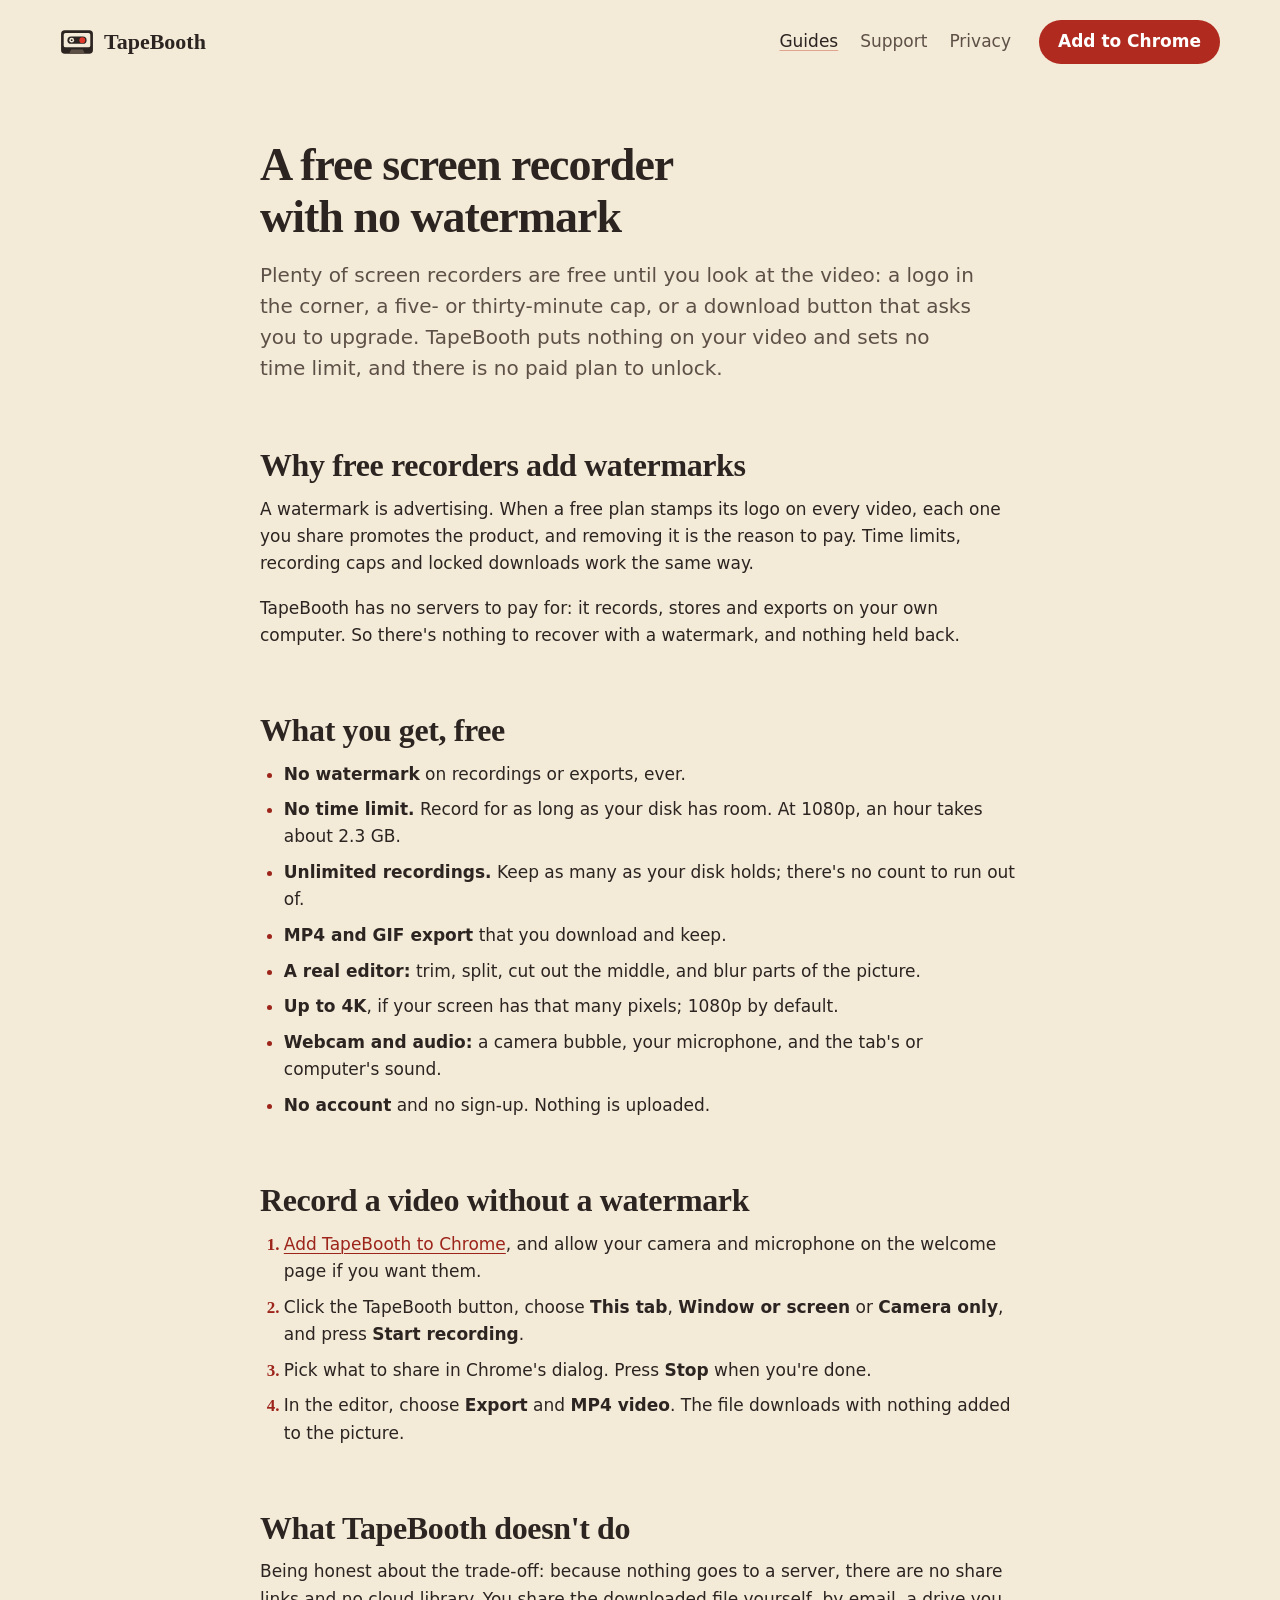
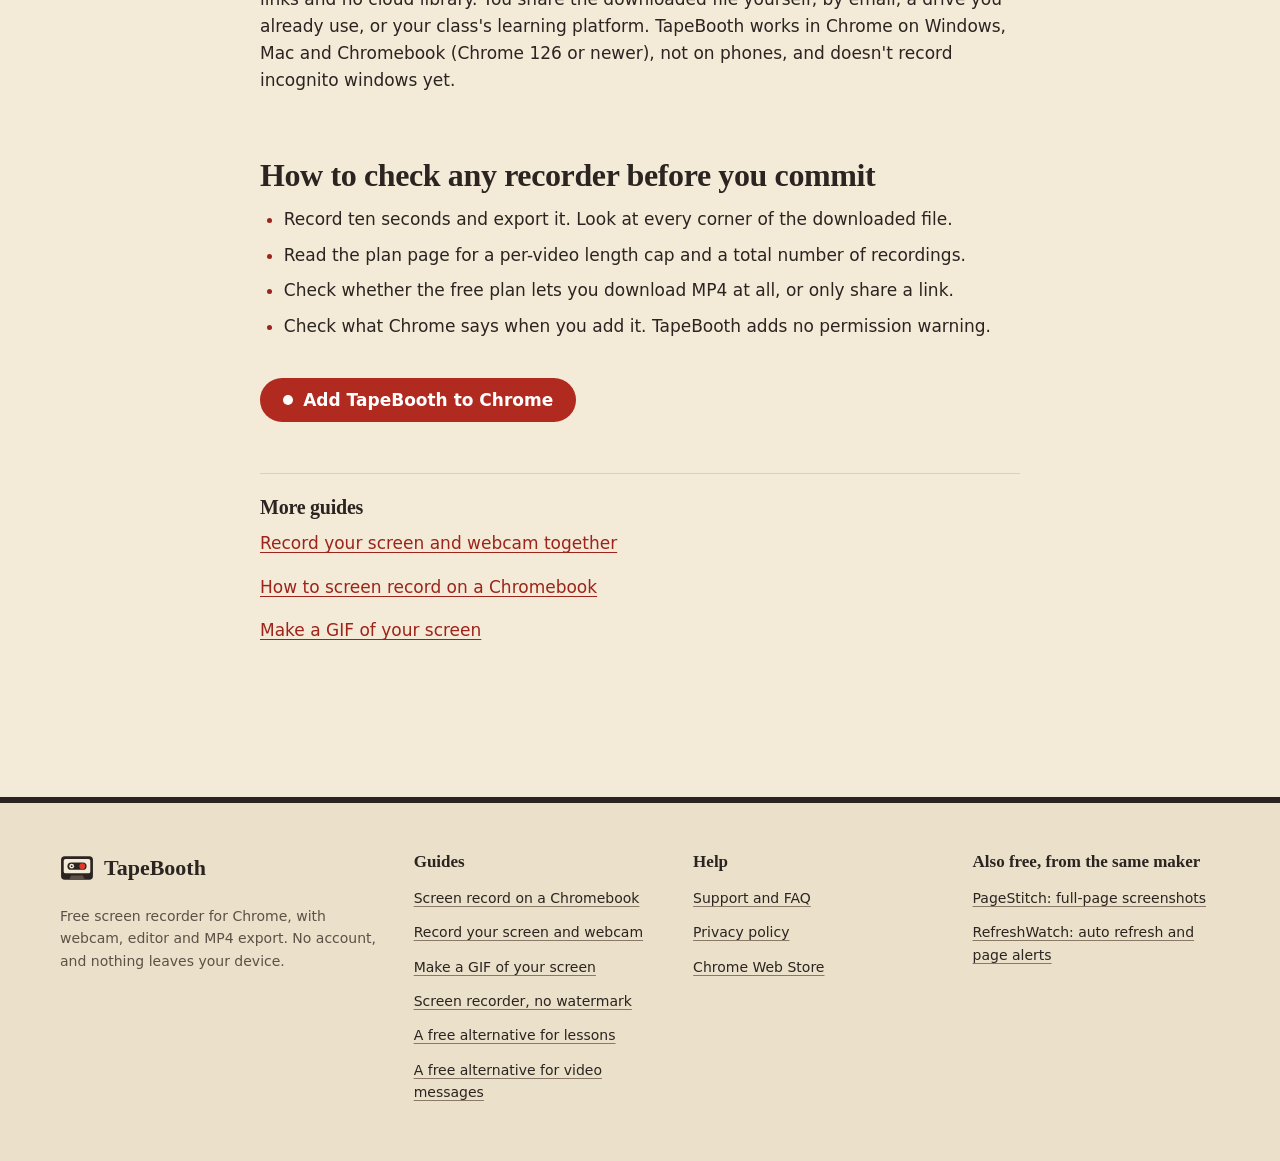
<file: screen-recorder-no-watermark/index.html>
<!DOCTYPE html>
<html lang="en">
  <head>
    <meta charset="utf-8">
    <meta name="viewport" content="width=device-width, initial-scale=1">
    <title>Free Screen Recorder With No Watermark and No Time Limit – TapeBooth</title>
    <meta name="description" content="A free screen recorder for Chrome with no watermark, no time limit and unlimited recordings. Record with webcam and audio, edit, and export MP4 or GIF without paying or signing up.">
    <meta name="color-scheme" content="light dark">
    <meta name="theme-color" content="#f3ead8" media="(prefers-color-scheme: light)">
    <meta name="theme-color" content="#1b1714" media="(prefers-color-scheme: dark)">
    <meta property="og:type" content="article">
    <meta property="og:title" content="Free Screen Recorder With No Watermark and No Time Limit – TapeBooth">
    <meta property="og:description" content="A free screen recorder for Chrome with no watermark, no time limit and unlimited recordings. Record with webcam and audio, edit, and export MP4 or GIF without paying or signing up.">
    <meta property="og:url" content="https://tapebooth.com/screen-recorder-no-watermark/">
    <meta property="og:image" content="https://tapebooth.com/img/og.png">
    <link rel="canonical" href="https://tapebooth.com/screen-recorder-no-watermark/">
    <link rel="icon" href="../icon.svg" type="image/svg+xml">
    <link rel="icon" href="../favicon.png" type="image/png" sizes="32x32">
    <link rel="stylesheet" href="../site.css">
  </head>
  <body>
    <a class="skip-link" href="#main">Skip to content</a>
    <header class="site-header">
      <div class="shell">
        <a class="brand" href="../"><img src="../icon.svg" alt="" width="34" height="34">TapeBooth</a>
        <nav class="site-nav" aria-label="Main">
          <a href="../#guides" aria-current="true">Guides</a>
          <a href="../support.html">Support</a>
          <a href="../privacy-policy.html">Privacy</a>
        </nav>
        <a class="button" href="https://chromewebstore.google.com/detail/elgplcllolaeajgdikpigppgjkkcegpe?utm_source=tapebooth.com&amp;utm_medium=site&amp;utm_campaign=screen-recorder-no-watermark">Add to Chrome</a>
      </div>
    </header>

    <main id="main" class="article">
      <div class="shell">
        <h1>A free screen recorder with no watermark</h1>
        <p class="lede">Plenty of screen recorders are free until you look at the video: a logo in the corner, a five- or thirty-minute cap, or a download button that asks you to upgrade. TapeBooth puts nothing on your video and sets no time limit, and there is no paid plan to unlock.</p>
        <div class="prose">
          <h2>Why free recorders add watermarks</h2>
          <p>A watermark is advertising. When a free plan stamps its logo on every video, each one you share promotes the product, and removing it is the reason to pay. Time limits, recording caps and locked downloads work the same way.</p>
          <p>TapeBooth has no servers to pay for: it records, stores and exports on your own computer. So there's nothing to recover with a watermark, and nothing held back.</p>

          <h2>What you get, free</h2>
          <ul>
            <li><strong>No watermark</strong> on recordings or exports, ever.</li>
            <li><strong>No time limit.</strong> Record for as long as your disk has room. At 1080p, an hour takes about 2.3 GB.</li>
            <li><strong>Unlimited recordings.</strong> Keep as many as your disk holds; there's no count to run out of.</li>
            <li><strong>MP4 and GIF export</strong> that you download and keep.</li>
            <li><strong>A real editor:</strong> trim, split, cut out the middle, and blur parts of the picture.</li>
            <li><strong>Up to 4K</strong>, if your screen has that many pixels; 1080p by default.</li>
            <li><strong>Webcam and audio:</strong> a camera bubble, your microphone, and the tab's or computer's sound.</li>
            <li><strong>No account</strong> and no sign-up. Nothing is uploaded.</li>
          </ul>

          <h2>Record a video without a watermark</h2>
          <ol>
            <li><a href="https://chromewebstore.google.com/detail/elgplcllolaeajgdikpigppgjkkcegpe?utm_source=tapebooth.com&amp;utm_medium=site&amp;utm_campaign=screen-recorder-no-watermark">Add TapeBooth to Chrome</a>, and allow your camera and microphone on the welcome page if you want them.</li>
            <li>Click the TapeBooth button, choose <strong>This tab</strong>, <strong>Window or screen</strong> or <strong>Camera only</strong>, and press <strong>Start recording</strong>.</li>
            <li>Pick what to share in Chrome's dialog. Press <strong>Stop</strong> when you're done.</li>
            <li>In the editor, choose <strong>Export</strong> and <strong>MP4 video</strong>. The file downloads with nothing added to the picture.</li>
          </ol>

          <h2>What TapeBooth doesn't do</h2>
          <p>Being honest about the trade-off: because nothing goes to a server, there are no share links and no cloud library. You share the downloaded file yourself, by email, a drive you already use, or your class's learning platform. TapeBooth works in Chrome on Windows, Mac and Chromebook (Chrome 126 or newer), not on phones, and doesn't record incognito windows yet.</p>

          <h2>How to check any recorder before you commit</h2>
          <ul>
            <li>Record ten seconds and export it. Look at every corner of the downloaded file.</li>
            <li>Read the plan page for a per-video length cap and a total number of recordings.</li>
            <li>Check whether the free plan lets you download MP4 at all, or only share a link.</li>
            <li>Check what Chrome says when you add it. TapeBooth adds no permission warning.</li>
          </ul>

          <div class="cta-row">
            <a class="button button-rec" href="https://chromewebstore.google.com/detail/elgplcllolaeajgdikpigppgjkkcegpe?utm_source=tapebooth.com&amp;utm_medium=site&amp;utm_campaign=screen-recorder-no-watermark">Add TapeBooth to Chrome</a>
          </div>

          <div class="related">
            <h2>More guides</h2>
            <ul>
              <li><a href="../screen-recorder-with-webcam/">Record your screen and webcam together</a></li>
              <li><a href="../how-to-screen-record-on-chromebook/">How to screen record on a Chromebook</a></li>
              <li><a href="../how-to-make-a-gif-of-your-screen/">Make a GIF of your screen</a></li>
            </ul>
          </div>
        </div>
      </div>
    </main>

    <footer class="site-footer">
      <div class="shell">
        <div>
          <a class="brand" href="../"><img src="../icon.svg" alt="" width="34" height="34">TapeBooth</a>
          <p>Free screen recorder for Chrome, with webcam, editor and MP4 export. No account, and nothing leaves your device.</p>
        </div>
        <div class="footer-col">
          <strong>Guides</strong>
          <a href="../how-to-screen-record-on-chromebook/">Screen record on a Chromebook</a>
          <a href="../screen-recorder-with-webcam/">Record your screen and webcam</a>
          <a href="../how-to-make-a-gif-of-your-screen/">Make a GIF of your screen</a>
          <a href="../screen-recorder-no-watermark/">Screen recorder, no watermark</a>
          <a href="../screencastify-alternative/">A free alternative for lessons</a>
          <a href="../loom-alternative/">A free alternative for video messages</a>
        </div>
        <div class="footer-col">
          <strong>Help</strong>
          <a href="../support.html">Support and FAQ</a>
          <a href="../privacy-policy.html">Privacy policy</a>
          <a href="https://chromewebstore.google.com/detail/elgplcllolaeajgdikpigppgjkkcegpe?utm_source=tapebooth.com&amp;utm_medium=site&amp;utm_campaign=screen-recorder-no-watermark">Chrome Web Store</a>
        </div>
        <div class="footer-col">
          <strong>Also free, from the same maker</strong>
          <a href="https://getpagestitch.com/">PageStitch: full-page screenshots</a>
          <a href="https://refreshwatch.com/">RefreshWatch: auto refresh and page alerts</a>
        </div>
      </div>
    </footer>
  </body>
</html>
</file>
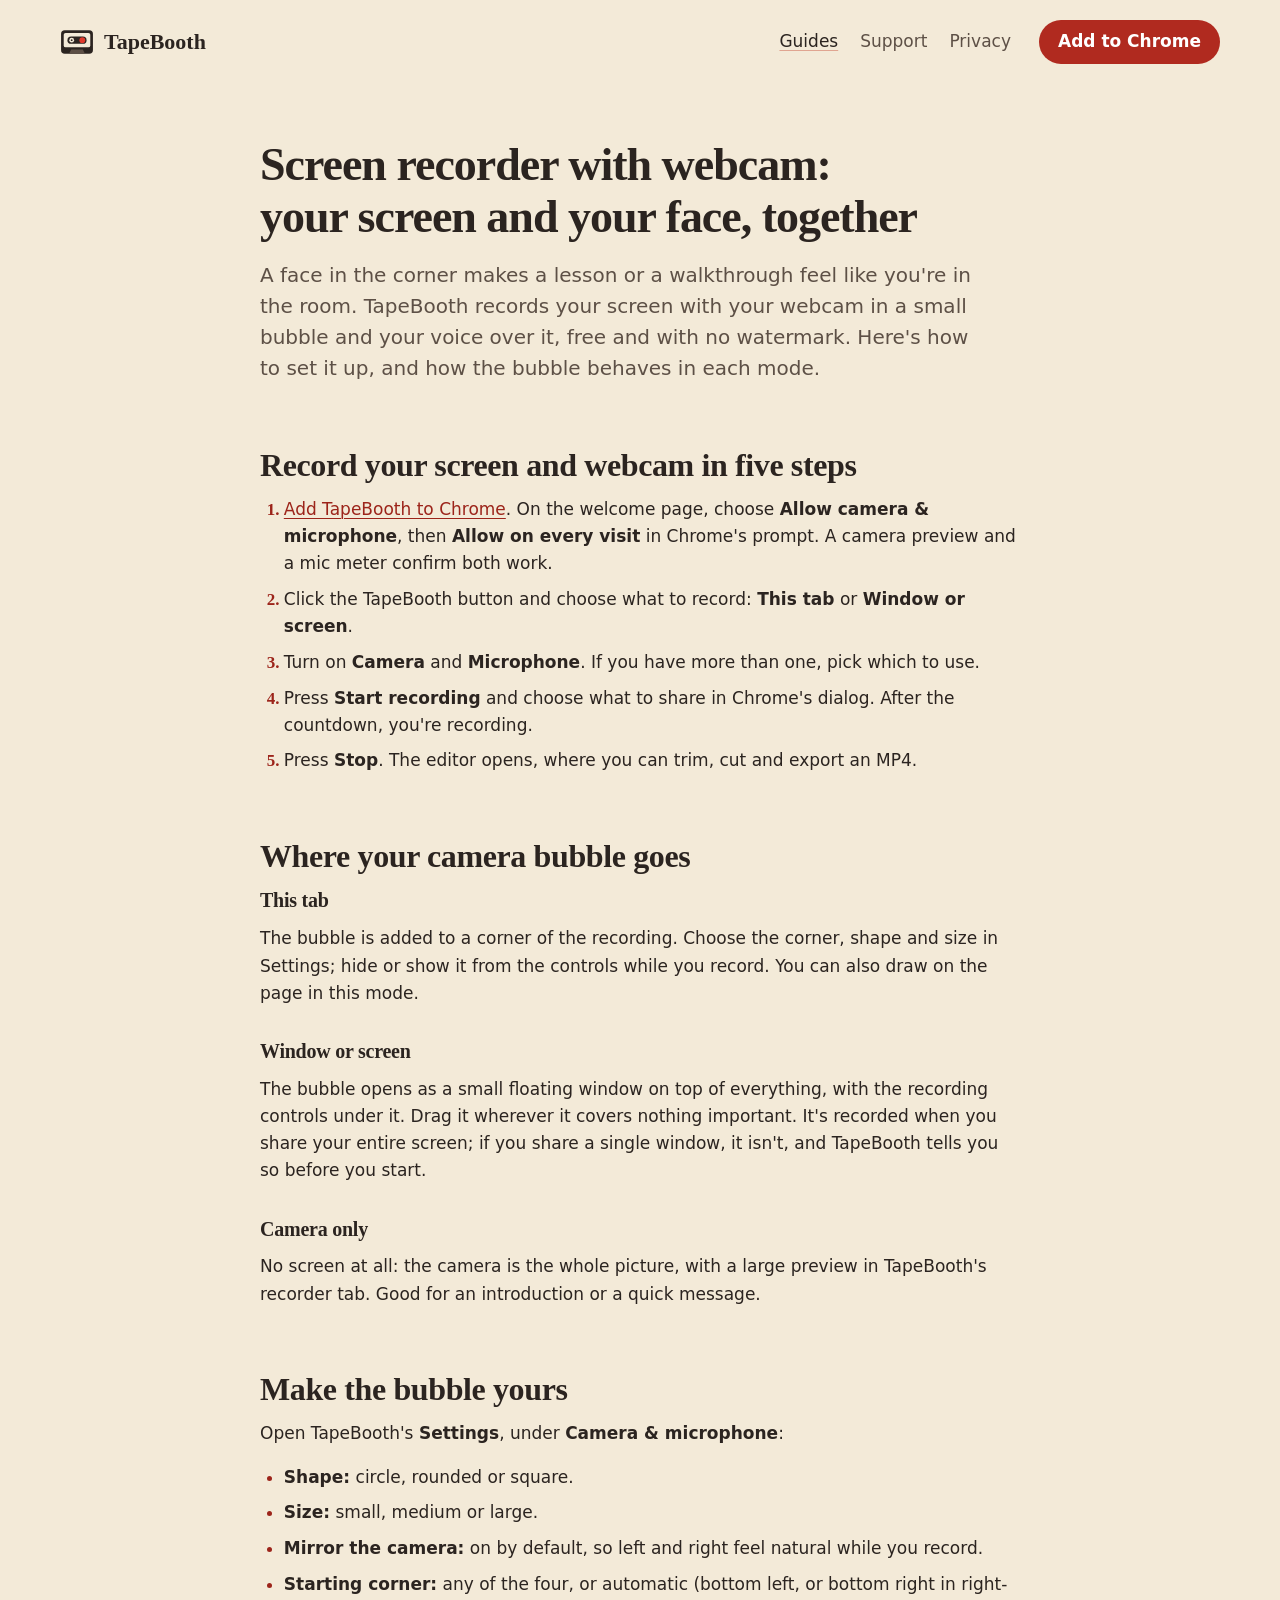
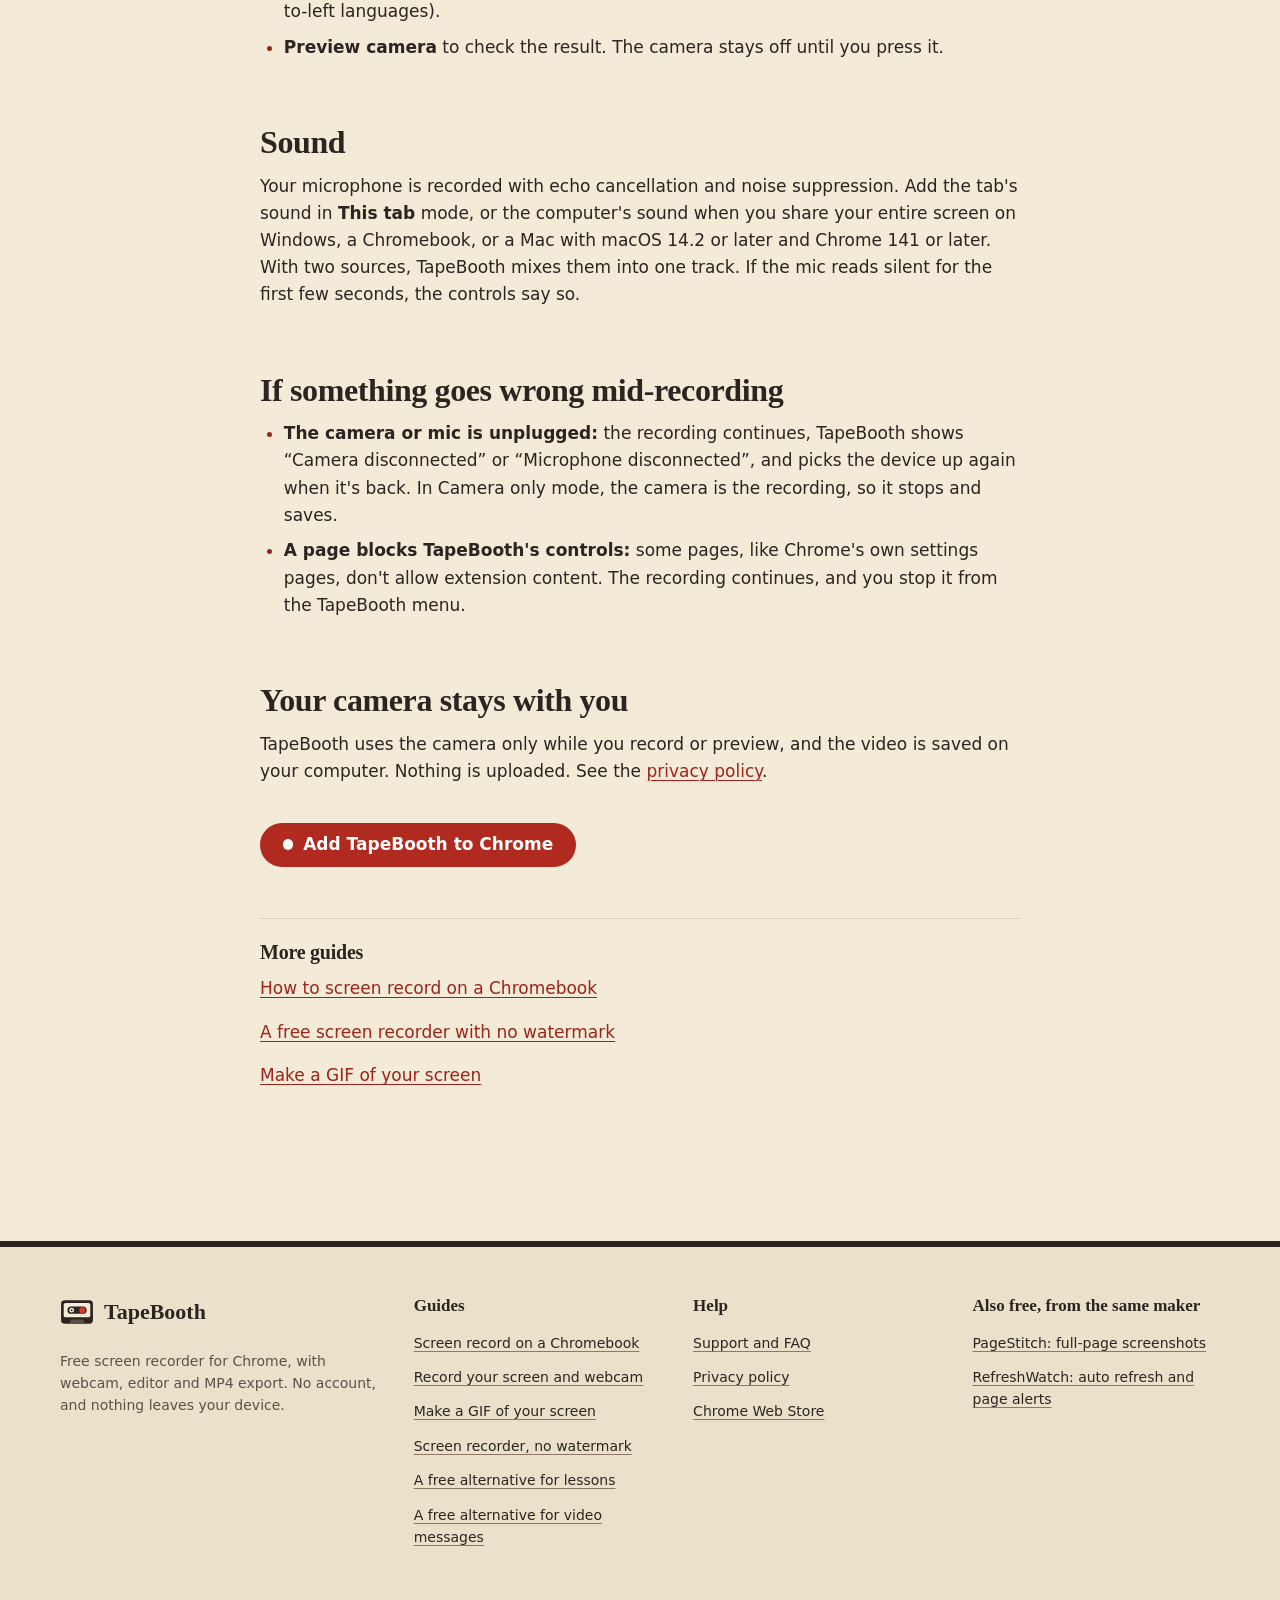
<file: screen-recorder-with-webcam/index.html>
<!DOCTYPE html>
<html lang="en">
  <head>
    <meta charset="utf-8">
    <meta name="viewport" content="width=device-width, initial-scale=1">
    <title>Screen and Webcam Recorder for Chrome, Free – TapeBooth</title>
    <meta name="description" content="Record your screen and webcam together in Chrome, free: a camera bubble in a circle, rounded or square shape, your microphone and computer sound, then trim, cut and export MP4. No watermark.">
    <meta name="color-scheme" content="light dark">
    <meta name="theme-color" content="#f3ead8" media="(prefers-color-scheme: light)">
    <meta name="theme-color" content="#1b1714" media="(prefers-color-scheme: dark)">
    <meta property="og:type" content="article">
    <meta property="og:title" content="Screen and Webcam Recorder for Chrome, Free – TapeBooth">
    <meta property="og:description" content="Record your screen and webcam together in Chrome, free: a camera bubble in a circle, rounded or square shape, your microphone and computer sound, then trim, cut and export MP4. No watermark.">
    <meta property="og:url" content="https://tapebooth.com/screen-recorder-with-webcam/">
    <meta property="og:image" content="https://tapebooth.com/img/og.png">
    <link rel="canonical" href="https://tapebooth.com/screen-recorder-with-webcam/">
    <link rel="icon" href="../icon.svg" type="image/svg+xml">
    <link rel="icon" href="../favicon.png" type="image/png" sizes="32x32">
    <link rel="stylesheet" href="../site.css">
  </head>
  <body>
    <a class="skip-link" href="#main">Skip to content</a>
    <header class="site-header">
      <div class="shell">
        <a class="brand" href="../"><img src="../icon.svg" alt="" width="34" height="34">TapeBooth</a>
        <nav class="site-nav" aria-label="Main">
          <a href="../#guides" aria-current="true">Guides</a>
          <a href="../support.html">Support</a>
          <a href="../privacy-policy.html">Privacy</a>
        </nav>
        <a class="button" href="https://chromewebstore.google.com/detail/elgplcllolaeajgdikpigppgjkkcegpe?utm_source=tapebooth.com&amp;utm_medium=site&amp;utm_campaign=screen-recorder-with-webcam">Add to Chrome</a>
      </div>
    </header>

    <main id="main" class="article">
      <div class="shell">
        <h1>Screen recorder with webcam: your screen and your face, together</h1>
        <p class="lede">A face in the corner makes a lesson or a walkthrough feel like you're in the room. TapeBooth records your screen with your webcam in a small bubble and your voice over it, free and with no watermark. Here's how to set it up, and how the bubble behaves in each mode.</p>
        <div class="prose">
          <h2>Record your screen and webcam in five steps</h2>
          <ol>
            <li><a href="https://chromewebstore.google.com/detail/elgplcllolaeajgdikpigppgjkkcegpe?utm_source=tapebooth.com&amp;utm_medium=site&amp;utm_campaign=screen-recorder-with-webcam">Add TapeBooth to Chrome</a>. On the welcome page, choose <strong>Allow camera &amp; microphone</strong>, then <strong>Allow on every visit</strong> in Chrome's prompt. A camera preview and a mic meter confirm both work.</li>
            <li>Click the TapeBooth button and choose what to record: <strong>This tab</strong> or <strong>Window or screen</strong>.</li>
            <li>Turn on <strong>Camera</strong> and <strong>Microphone</strong>. If you have more than one, pick which to use.</li>
            <li>Press <strong>Start recording</strong> and choose what to share in Chrome's dialog. After the countdown, you're recording.</li>
            <li>Press <strong>Stop</strong>. The editor opens, where you can trim, cut and export an MP4.</li>
          </ol>

          <h2>Where your camera bubble goes</h2>
          <h3>This tab</h3>
          <p>The bubble is added to a corner of the recording. Choose the corner, shape and size in Settings; hide or show it from the controls while you record. You can also draw on the page in this mode.</p>
          <h3>Window or screen</h3>
          <p>The bubble opens as a small floating window on top of everything, with the recording controls under it. Drag it wherever it covers nothing important. It's recorded when you share your entire screen; if you share a single window, it isn't, and TapeBooth tells you so before you start.</p>
          <h3>Camera only</h3>
          <p>No screen at all: the camera is the whole picture, with a large preview in TapeBooth's recorder tab. Good for an introduction or a quick message.</p>

          <h2>Make the bubble yours</h2>
          <p>Open TapeBooth's <strong>Settings</strong>, under <strong>Camera &amp; microphone</strong>:</p>
          <ul>
            <li><strong>Shape:</strong> circle, rounded or square.</li>
            <li><strong>Size:</strong> small, medium or large.</li>
            <li><strong>Mirror the camera:</strong> on by default, so left and right feel natural while you record.</li>
            <li><strong>Starting corner:</strong> any of the four, or automatic (bottom left, or bottom right in right-to-left languages).</li>
            <li><strong>Preview camera</strong> to check the result. The camera stays off until you press it.</li>
          </ul>

          <h2>Sound</h2>
          <p>Your microphone is recorded with echo cancellation and noise suppression. Add the tab's sound in <strong>This tab</strong> mode, or the computer's sound when you share your entire screen on Windows, a Chromebook, or a Mac with macOS 14.2 or later and Chrome 141 or later. With two sources, TapeBooth mixes them into one track. If the mic reads silent for the first few seconds, the controls say so.</p>

          <h2>If something goes wrong mid-recording</h2>
          <ul>
            <li><strong>The camera or mic is unplugged:</strong> the recording continues, TapeBooth shows “Camera disconnected” or “Microphone disconnected”, and picks the device up again when it's back. In Camera only mode, the camera is the recording, so it stops and saves.</li>
            <li><strong>A page blocks TapeBooth's controls:</strong> some pages, like Chrome's own settings pages, don't allow extension content. The recording continues, and you stop it from the TapeBooth menu.</li>
          </ul>

          <h2>Your camera stays with you</h2>
          <p>TapeBooth uses the camera only while you record or preview, and the video is saved on your computer. Nothing is uploaded. See the <a href="../privacy-policy.html">privacy policy</a>.</p>

          <div class="cta-row">
            <a class="button button-rec" href="https://chromewebstore.google.com/detail/elgplcllolaeajgdikpigppgjkkcegpe?utm_source=tapebooth.com&amp;utm_medium=site&amp;utm_campaign=screen-recorder-with-webcam">Add TapeBooth to Chrome</a>
          </div>

          <div class="related">
            <h2>More guides</h2>
            <ul>
              <li><a href="../how-to-screen-record-on-chromebook/">How to screen record on a Chromebook</a></li>
              <li><a href="../screen-recorder-no-watermark/">A free screen recorder with no watermark</a></li>
              <li><a href="../how-to-make-a-gif-of-your-screen/">Make a GIF of your screen</a></li>
            </ul>
          </div>
        </div>
      </div>
    </main>

    <footer class="site-footer">
      <div class="shell">
        <div>
          <a class="brand" href="../"><img src="../icon.svg" alt="" width="34" height="34">TapeBooth</a>
          <p>Free screen recorder for Chrome, with webcam, editor and MP4 export. No account, and nothing leaves your device.</p>
        </div>
        <div class="footer-col">
          <strong>Guides</strong>
          <a href="../how-to-screen-record-on-chromebook/">Screen record on a Chromebook</a>
          <a href="../screen-recorder-with-webcam/">Record your screen and webcam</a>
          <a href="../how-to-make-a-gif-of-your-screen/">Make a GIF of your screen</a>
          <a href="../screen-recorder-no-watermark/">Screen recorder, no watermark</a>
          <a href="../screencastify-alternative/">A free alternative for lessons</a>
          <a href="../loom-alternative/">A free alternative for video messages</a>
        </div>
        <div class="footer-col">
          <strong>Help</strong>
          <a href="../support.html">Support and FAQ</a>
          <a href="../privacy-policy.html">Privacy policy</a>
          <a href="https://chromewebstore.google.com/detail/elgplcllolaeajgdikpigppgjkkcegpe?utm_source=tapebooth.com&amp;utm_medium=site&amp;utm_campaign=screen-recorder-with-webcam">Chrome Web Store</a>
        </div>
        <div class="footer-col">
          <strong>Also free, from the same maker</strong>
          <a href="https://getpagestitch.com/">PageStitch: full-page screenshots</a>
          <a href="https://refreshwatch.com/">RefreshWatch: auto refresh and page alerts</a>
        </div>
      </div>
    </footer>
  </body>
</html>
</file>
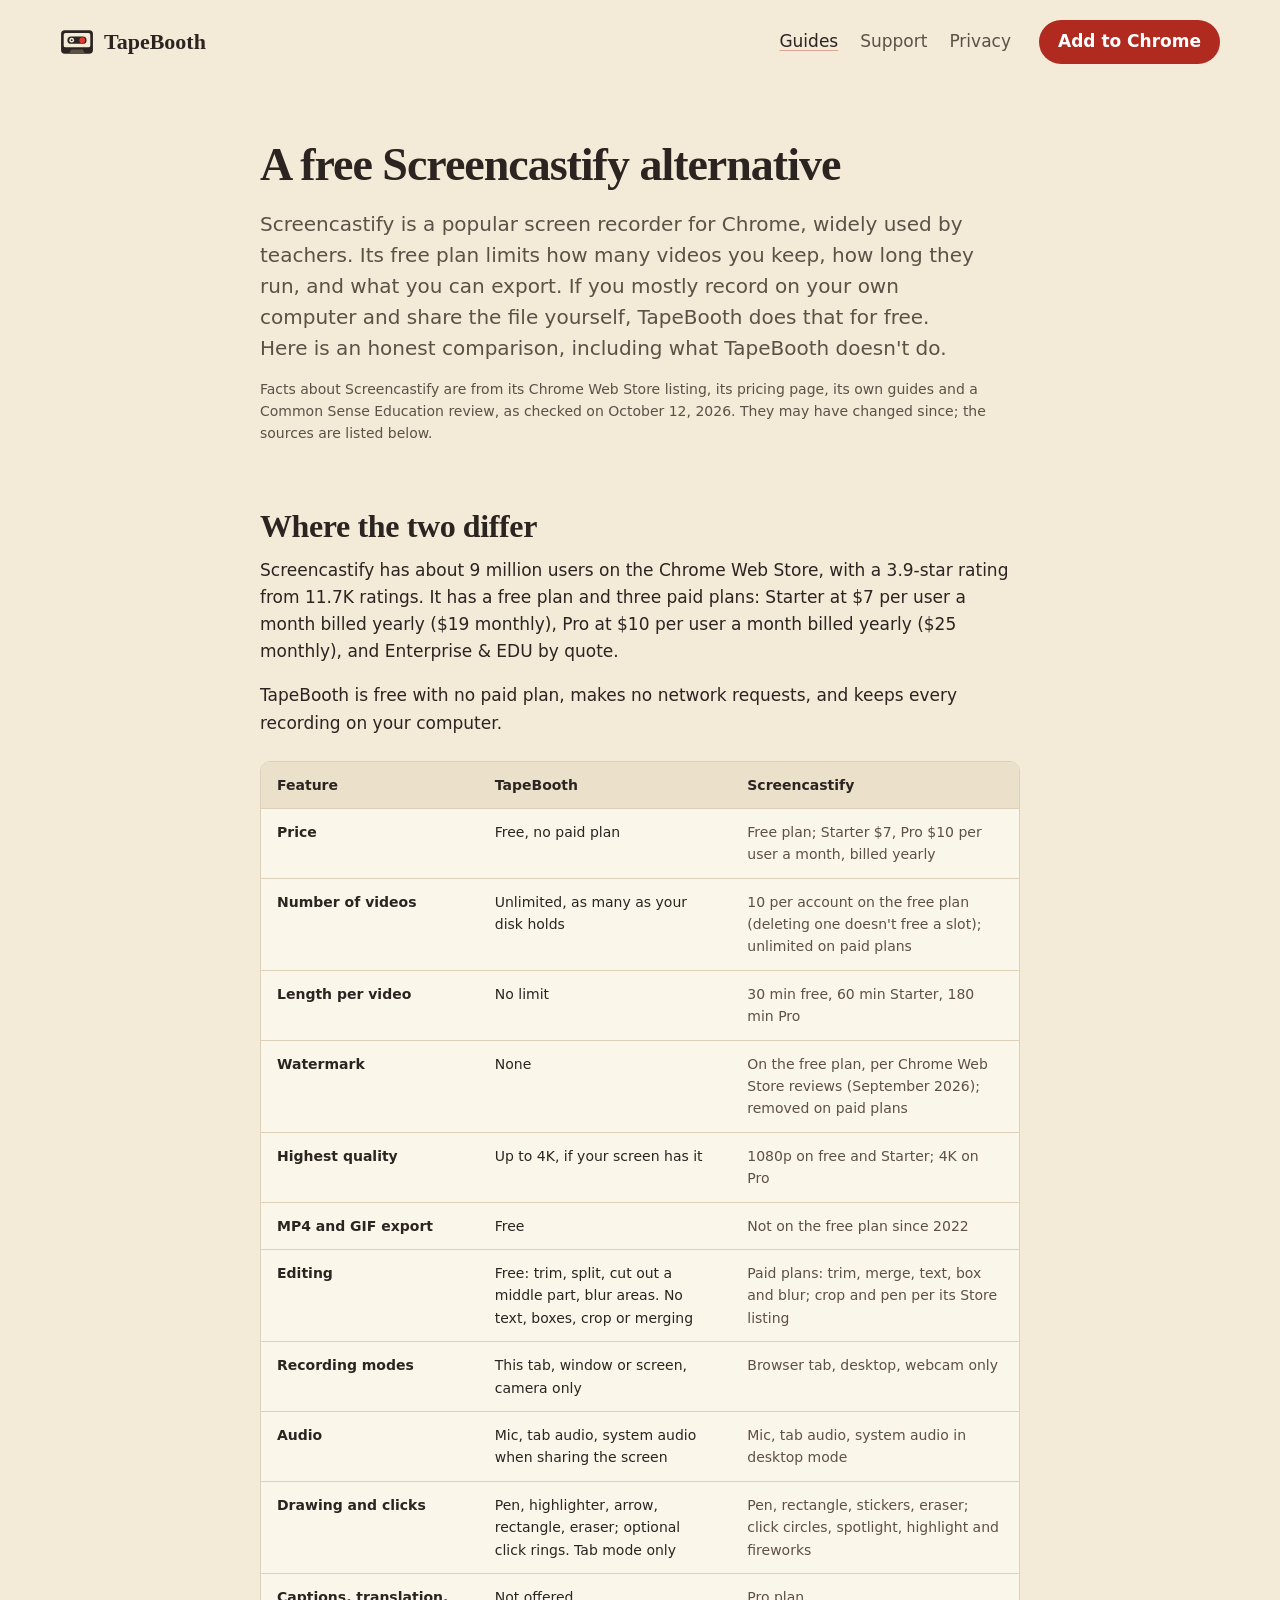
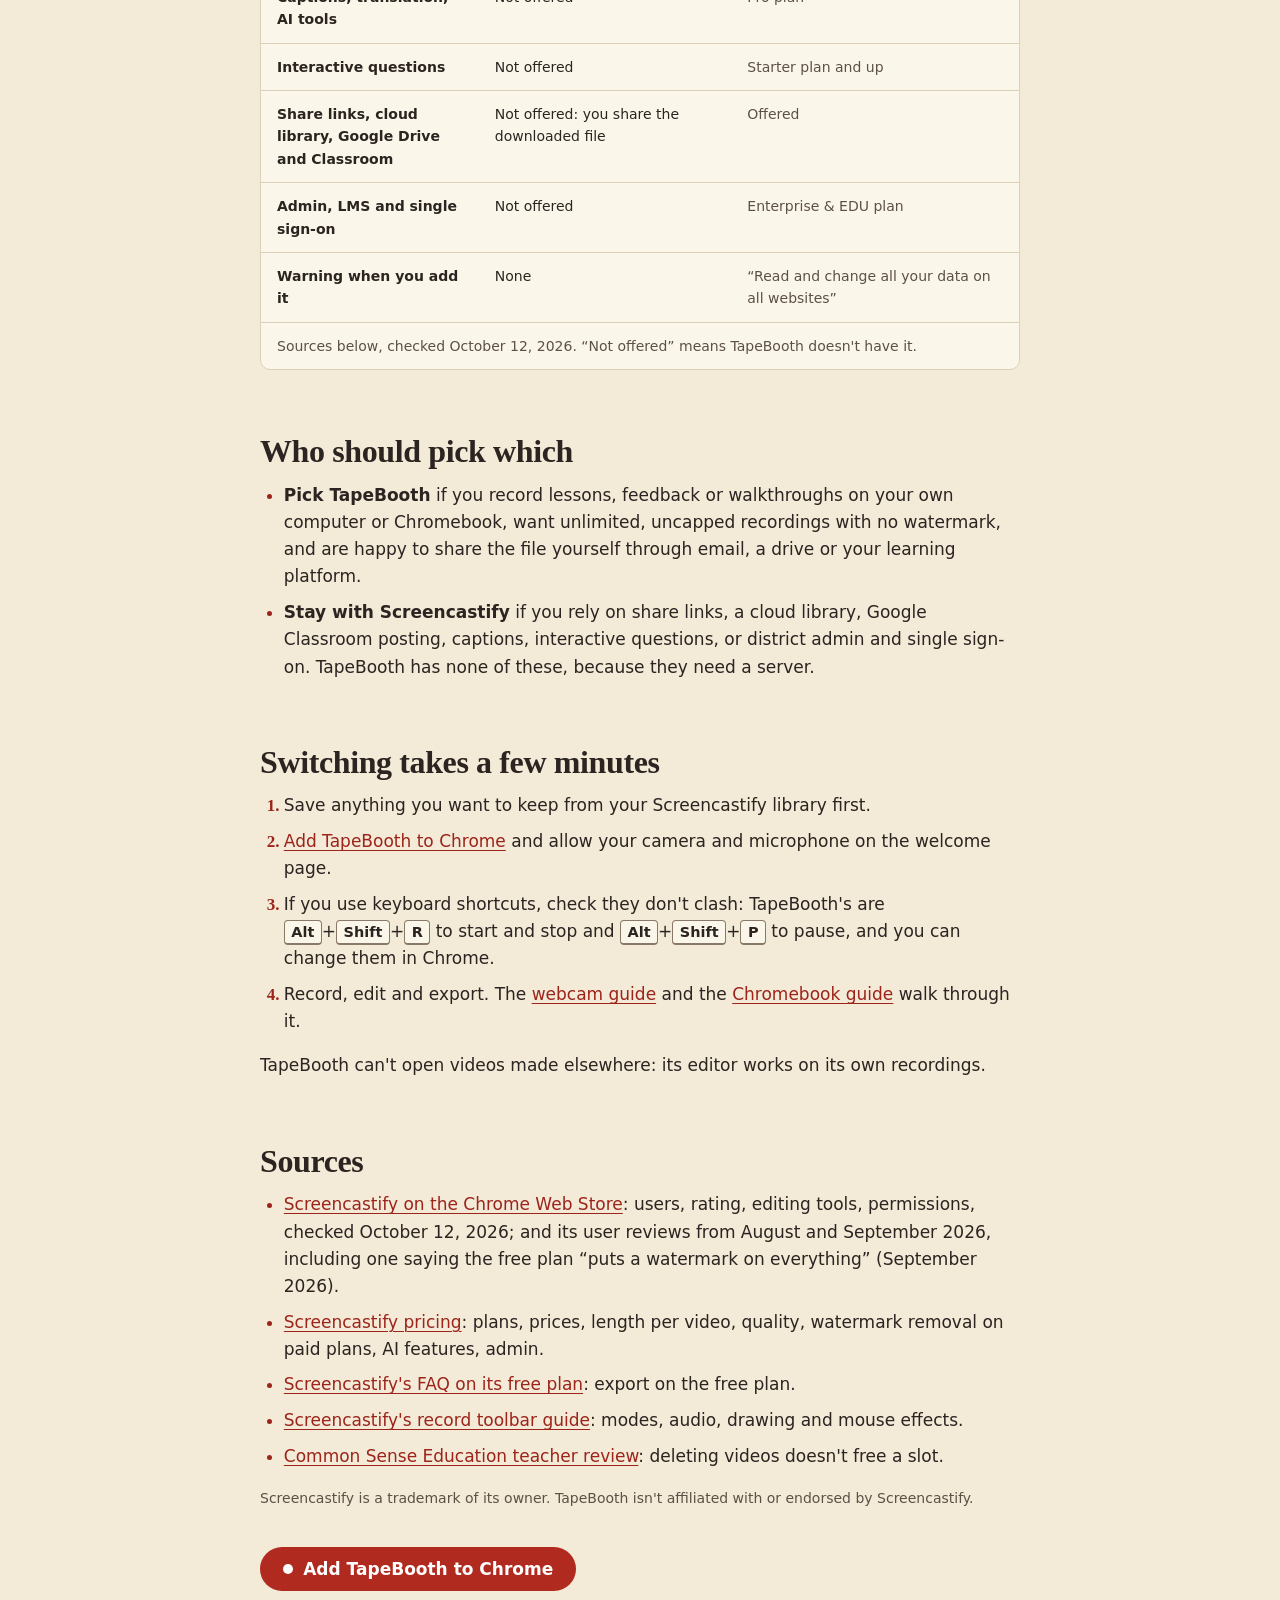
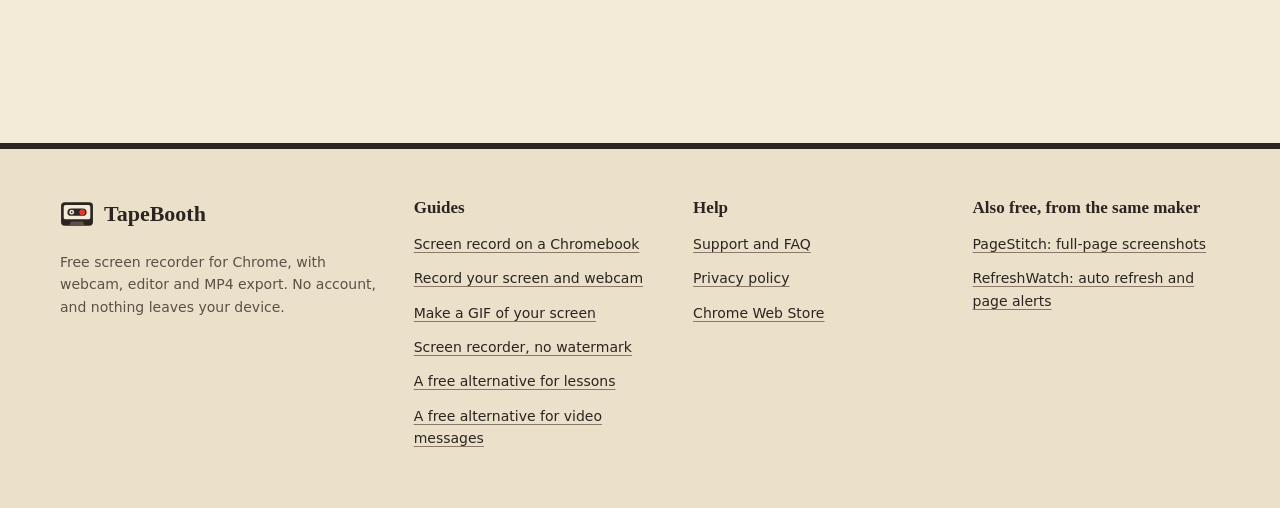
<file: screencastify-alternative/index.html>
<!DOCTYPE html>
<html lang="en">
  <head>
    <meta charset="utf-8">
    <meta name="viewport" content="width=device-width, initial-scale=1">
    <title>A Free Screencastify Alternative for Chrome – TapeBooth</title>
    <meta name="description" content="An honest comparison of TapeBooth and Screencastify: unlimited recordings, no time limit, no watermark, MP4 and GIF export and a cut-and-blur editor for free, and what TapeBooth doesn't do.">
    <meta name="color-scheme" content="light dark">
    <meta name="theme-color" content="#f3ead8" media="(prefers-color-scheme: light)">
    <meta name="theme-color" content="#1b1714" media="(prefers-color-scheme: dark)">
    <meta property="og:type" content="article">
    <meta property="og:title" content="A Free Screencastify Alternative for Chrome – TapeBooth">
    <meta property="og:description" content="An honest comparison of TapeBooth and Screencastify: unlimited recordings, no time limit, no watermark, MP4 and GIF export and a cut-and-blur editor for free, and what TapeBooth doesn't do.">
    <meta property="og:url" content="https://tapebooth.com/screencastify-alternative/">
    <meta property="og:image" content="https://tapebooth.com/img/og.png">
    <link rel="canonical" href="https://tapebooth.com/screencastify-alternative/">
    <link rel="icon" href="../icon.svg" type="image/svg+xml">
    <link rel="icon" href="../favicon.png" type="image/png" sizes="32x32">
    <link rel="stylesheet" href="../site.css">
  </head>
  <body>
    <a class="skip-link" href="#main">Skip to content</a>
    <header class="site-header">
      <div class="shell">
        <a class="brand" href="../"><img src="../icon.svg" alt="" width="34" height="34">TapeBooth</a>
        <nav class="site-nav" aria-label="Main">
          <a href="../#guides" aria-current="true">Guides</a>
          <a href="../support.html">Support</a>
          <a href="../privacy-policy.html">Privacy</a>
        </nav>
        <a class="button" href="https://chromewebstore.google.com/detail/elgplcllolaeajgdikpigppgjkkcegpe?utm_source=tapebooth.com&amp;utm_medium=site&amp;utm_campaign=screencastify-alternative">Add to Chrome</a>
      </div>
    </header>

    <main id="main" class="article">
      <div class="shell">
        <h1>A free Screencastify alternative</h1>
        <p class="lede">Screencastify is a popular screen recorder for Chrome, widely used by teachers. Its free plan limits how many videos you keep, how long they run, and what you can export. If you mostly record on your own computer and share the file yourself, TapeBooth does that for free. Here is an honest comparison, including what TapeBooth doesn't do.</p>
        <p class="meta">Facts about Screencastify are from its Chrome Web Store listing, its pricing page, its own guides and a Common Sense Education review, as checked on October 12, 2026. They may have changed since; the sources are listed below.</p>
        <div class="prose">
          <h2>Where the two differ</h2>
          <p>Screencastify has about 9 million users on the Chrome Web Store, with a 3.9-star rating from 11.7K ratings. It has a free plan and three paid plans: Starter at $7 per user a month billed yearly ($19 monthly), Pro at $10 per user a month billed yearly ($25 monthly), and Enterprise &amp; EDU by quote.</p>
          <p>TapeBooth is free with no paid plan, makes no network requests, and keeps every recording on your computer.</p>
          <div class="table-wrap">
            <table class="compare">
              <caption>Sources below, checked October 12, 2026. “Not offered” means TapeBooth doesn't have it.</caption>
              <thead>
                <tr><th scope="col">Feature</th><th scope="col">TapeBooth</th><th scope="col">Screencastify</th></tr>
              </thead>
              <tbody>
                <tr><th scope="row">Price</th><td>Free, no paid plan</td><td>Free plan; Starter $7, Pro $10 per user a month, billed yearly</td></tr>
                <tr><th scope="row">Number of videos</th><td>Unlimited, as many as your disk holds</td><td>10 per account on the free plan (deleting one doesn't free a slot); unlimited on paid plans</td></tr>
                <tr><th scope="row">Length per video</th><td>No limit</td><td>30 min free, 60 min Starter, 180 min Pro</td></tr>
                <tr><th scope="row">Watermark</th><td>None</td><td>On the free plan, per Chrome Web Store reviews (September 2026); removed on paid plans</td></tr>
                <tr><th scope="row">Highest quality</th><td>Up to 4K, if your screen has it</td><td>1080p on free and Starter; 4K on Pro</td></tr>
                <tr><th scope="row">MP4 and GIF export</th><td>Free</td><td>Not on the free plan since 2022</td></tr>
                <tr><th scope="row">Editing</th><td>Free: trim, split, cut out a middle part, blur areas. No text, boxes, crop or merging</td><td>Paid plans: trim, merge, text, box and blur; crop and pen per its Store listing</td></tr>
                <tr><th scope="row">Recording modes</th><td>This tab, window or screen, camera only</td><td>Browser tab, desktop, webcam only</td></tr>
                <tr><th scope="row">Audio</th><td>Mic, tab audio, system audio when sharing the screen</td><td>Mic, tab audio, system audio in desktop mode</td></tr>
                <tr><th scope="row">Drawing and clicks</th><td>Pen, highlighter, arrow, rectangle, eraser; optional click rings. Tab mode only</td><td>Pen, rectangle, stickers, eraser; click circles, spotlight, highlight and fireworks</td></tr>
                <tr><th scope="row">Captions, translation, AI tools</th><td>Not offered</td><td>Pro plan</td></tr>
                <tr><th scope="row">Interactive questions</th><td>Not offered</td><td>Starter plan and up</td></tr>
                <tr><th scope="row">Share links, cloud library, Google Drive and Classroom</th><td>Not offered: you share the downloaded file</td><td>Offered</td></tr>
                <tr><th scope="row">Admin, LMS and single sign-on</th><td>Not offered</td><td>Enterprise &amp; EDU plan</td></tr>
                <tr><th scope="row">Warning when you add it</th><td>None</td><td>“Read and change all your data on all websites”</td></tr>
              </tbody>
            </table>
          </div>

          <h2>Who should pick which</h2>
          <ul>
            <li><strong>Pick TapeBooth</strong> if you record lessons, feedback or walkthroughs on your own computer or Chromebook, want unlimited, uncapped recordings with no watermark, and are happy to share the file yourself through email, a drive or your learning platform.</li>
            <li><strong>Stay with Screencastify</strong> if you rely on share links, a cloud library, Google Classroom posting, captions, interactive questions, or district admin and single sign-on. TapeBooth has none of these, because they need a server.</li>
          </ul>

          <h2>Switching takes a few minutes</h2>
          <ol>
            <li>Save anything you want to keep from your Screencastify library first.</li>
            <li><a href="https://chromewebstore.google.com/detail/elgplcllolaeajgdikpigppgjkkcegpe?utm_source=tapebooth.com&amp;utm_medium=site&amp;utm_campaign=screencastify-alternative">Add TapeBooth to Chrome</a> and allow your camera and microphone on the welcome page.</li>
            <li>If you use keyboard shortcuts, check they don't clash: TapeBooth's are <kbd>Alt</kbd>+<kbd>Shift</kbd>+<kbd>R</kbd> to start and stop and <kbd>Alt</kbd>+<kbd>Shift</kbd>+<kbd>P</kbd> to pause, and you can change them in Chrome.</li>
            <li>Record, edit and export. The <a href="../screen-recorder-with-webcam/">webcam guide</a> and the <a href="../how-to-screen-record-on-chromebook/">Chromebook guide</a> walk through it.</li>
          </ol>
          <p>TapeBooth can't open videos made elsewhere: its editor works on its own recordings.</p>

          <h2>Sources</h2>
          <ul>
            <li><a href="https://chromewebstore.google.com/detail/screencastify-screen-vide/mmeijimgabbpbgpdklnllpncmdofkcpn">Screencastify on the Chrome Web Store</a>: users, rating, editing tools, permissions, checked October 12, 2026; and its user reviews from August and September 2026, including one saying the free plan “puts a watermark on everything” (September 2026).</li>
            <li><a href="https://www.screencastify.com/pricing">Screencastify pricing</a>: plans, prices, length per video, quality, watermark removal on paid plans, AI features, admin.</li>
            <li><a href="https://www.screencastify.com/blog/faq-the-new-screencastify-free-plan">Screencastify's FAQ on its free plan</a>: export on the free plan.</li>
            <li><a href="https://www.screencastify.com/blog/how-to-use-record-toolbar">Screencastify's record toolbar guide</a>: modes, audio, drawing and mouse effects.</li>
            <li><a href="https://www.commonsense.org/education/reviews/screencastify/teacher-reviews/5115053">Common Sense Education teacher review</a>: deleting videos doesn't free a slot.</li>
          </ul>
          <p class="meta">Screencastify is a trademark of its owner. TapeBooth isn't affiliated with or endorsed by Screencastify.</p>

          <div class="cta-row">
            <a class="button button-rec" href="https://chromewebstore.google.com/detail/elgplcllolaeajgdikpigppgjkkcegpe?utm_source=tapebooth.com&amp;utm_medium=site&amp;utm_campaign=screencastify-alternative">Add TapeBooth to Chrome</a>
          </div>
        </div>
      </div>
    </main>

    <footer class="site-footer">
      <div class="shell">
        <div>
          <a class="brand" href="../"><img src="../icon.svg" alt="" width="34" height="34">TapeBooth</a>
          <p>Free screen recorder for Chrome, with webcam, editor and MP4 export. No account, and nothing leaves your device.</p>
        </div>
        <div class="footer-col">
          <strong>Guides</strong>
          <a href="../how-to-screen-record-on-chromebook/">Screen record on a Chromebook</a>
          <a href="../screen-recorder-with-webcam/">Record your screen and webcam</a>
          <a href="../how-to-make-a-gif-of-your-screen/">Make a GIF of your screen</a>
          <a href="../screen-recorder-no-watermark/">Screen recorder, no watermark</a>
          <a href="../screencastify-alternative/">A free alternative for lessons</a>
          <a href="../loom-alternative/">A free alternative for video messages</a>
        </div>
        <div class="footer-col">
          <strong>Help</strong>
          <a href="../support.html">Support and FAQ</a>
          <a href="../privacy-policy.html">Privacy policy</a>
          <a href="https://chromewebstore.google.com/detail/elgplcllolaeajgdikpigppgjkkcegpe?utm_source=tapebooth.com&amp;utm_medium=site&amp;utm_campaign=screencastify-alternative">Chrome Web Store</a>
        </div>
        <div class="footer-col">
          <strong>Also free, from the same maker</strong>
          <a href="https://getpagestitch.com/">PageStitch: full-page screenshots</a>
          <a href="https://refreshwatch.com/">RefreshWatch: auto refresh and page alerts</a>
        </div>
      </div>
    </footer>
  </body>
</html>
</file>
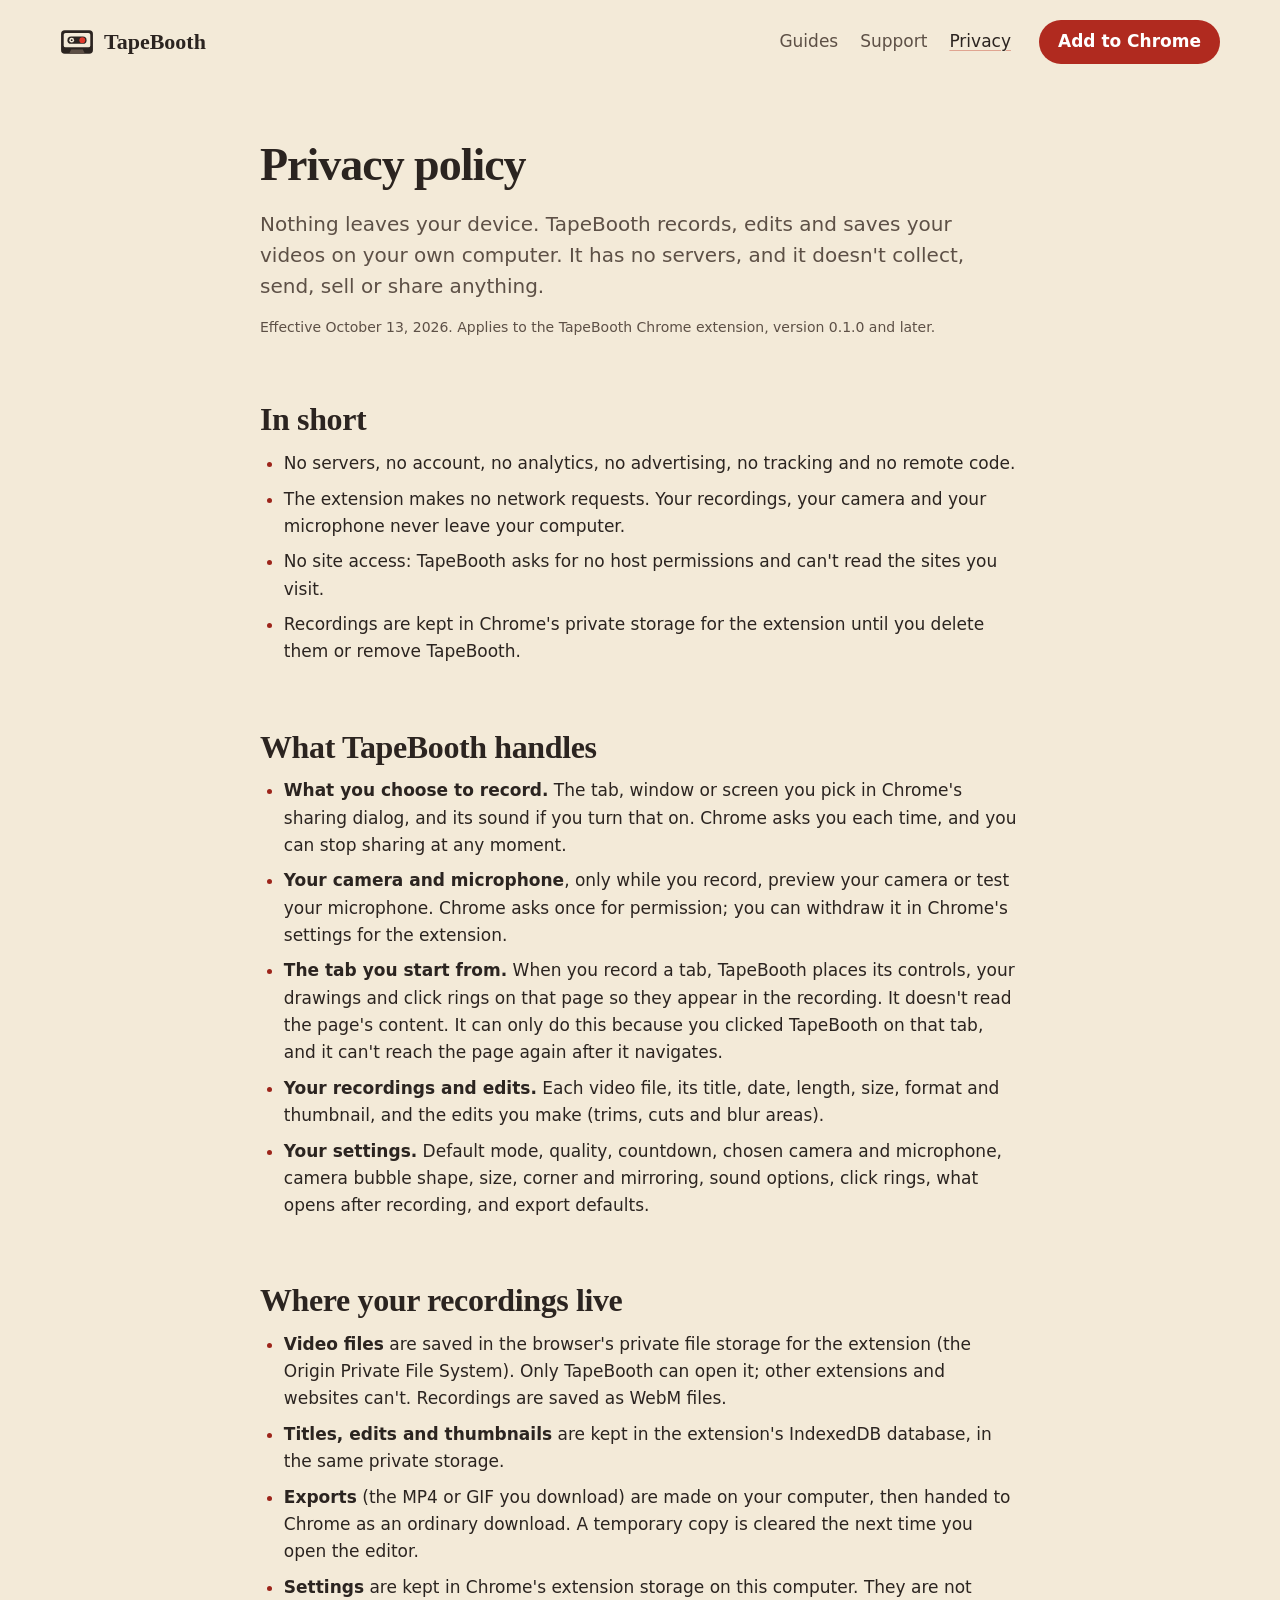
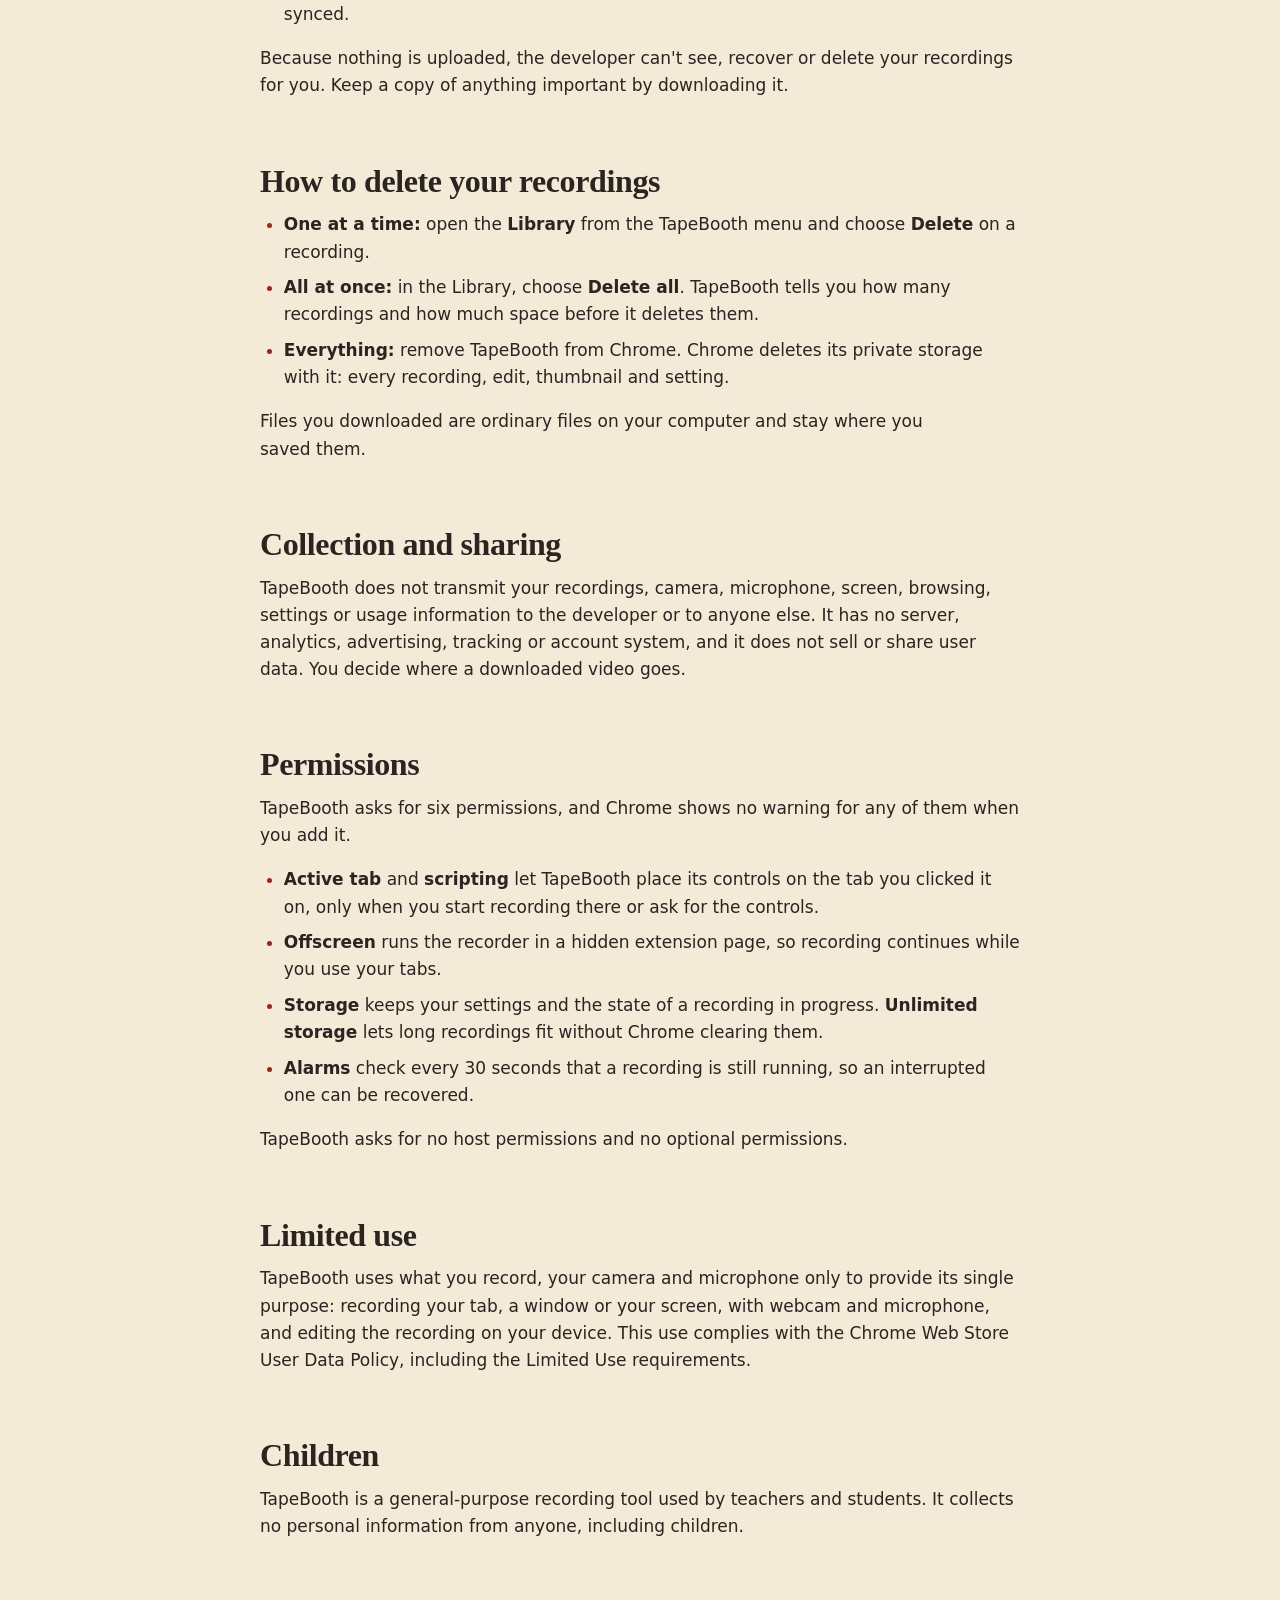
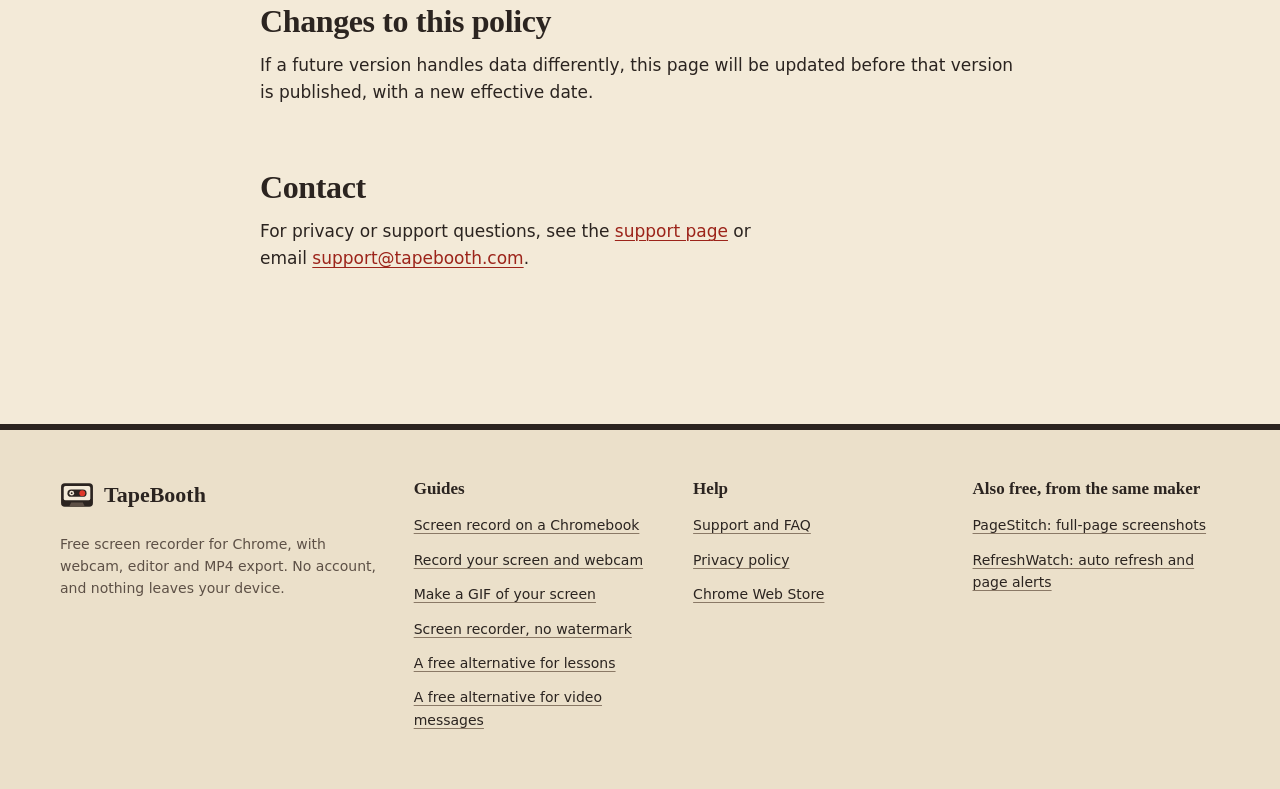
<file: privacy-policy.html>
<!DOCTYPE html>
<html lang="en">
  <head>
    <meta charset="utf-8">
    <meta name="viewport" content="width=device-width, initial-scale=1">
    <title>Privacy Policy – TapeBooth</title>
    <meta name="description" content="How TapeBooth handles your recordings, camera and microphone: on your device only, with no servers, uploads, analytics, advertising, tracking or account. How to delete your recordings.">
    <meta name="color-scheme" content="light dark">
    <meta name="theme-color" content="#f3ead8" media="(prefers-color-scheme: light)">
    <meta name="theme-color" content="#1b1714" media="(prefers-color-scheme: dark)">
    <meta property="og:type" content="website">
    <meta property="og:title" content="Privacy Policy – TapeBooth">
    <meta property="og:description" content="How TapeBooth handles your recordings, camera and microphone: on your device only, with no servers, uploads, analytics, advertising, tracking or account. How to delete your recordings.">
    <meta property="og:url" content="https://tapebooth.com/privacy-policy.html">
    <meta property="og:image" content="https://tapebooth.com/img/og.png">
    <link rel="canonical" href="https://tapebooth.com/privacy-policy.html">
    <link rel="icon" href="icon.svg" type="image/svg+xml">
    <link rel="icon" href="favicon.png" type="image/png" sizes="32x32">
    <link rel="stylesheet" href="site.css">
  </head>
  <body>
    <a class="skip-link" href="#main">Skip to content</a>
    <header class="site-header">
      <div class="shell">
        <a class="brand" href="./"><img src="icon.svg" alt="" width="34" height="34">TapeBooth</a>
        <nav class="site-nav" aria-label="Main">
          <a href="./#guides">Guides</a>
          <a href="support.html">Support</a>
          <a href="privacy-policy.html" aria-current="page">Privacy</a>
        </nav>
        <a class="button" href="https://chromewebstore.google.com/detail/elgplcllolaeajgdikpigppgjkkcegpe?utm_source=tapebooth.com&amp;utm_medium=site&amp;utm_campaign=privacy-policy">Add to Chrome</a>
      </div>
    </header>

    <main id="main" class="article">
      <div class="shell">
        <h1>Privacy policy</h1>
        <p class="lede">Nothing leaves your device. TapeBooth records, edits and saves your videos on your own computer. It has no servers, and it doesn't collect, send, sell or share anything.</p>
        <p class="meta">Effective October 13, 2026. Applies to the TapeBooth Chrome extension, version 0.1.0 and later.</p>
        <div class="prose">
          <h2>In short</h2>
          <ul>
            <li>No servers, no account, no analytics, no advertising, no tracking and no remote code.</li>
            <li>The extension makes no network requests. Your recordings, your camera and your microphone never leave your computer.</li>
            <li>No site access: TapeBooth asks for no host permissions and can't read the sites you visit.</li>
            <li>Recordings are kept in Chrome's private storage for the extension until you delete them or remove TapeBooth.</li>
          </ul>

          <h2>What TapeBooth handles</h2>
          <ul>
            <li><strong>What you choose to record.</strong> The tab, window or screen you pick in Chrome's sharing dialog, and its sound if you turn that on. Chrome asks you each time, and you can stop sharing at any moment.</li>
            <li><strong>Your camera and microphone</strong>, only while you record, preview your camera or test your microphone. Chrome asks once for permission; you can withdraw it in Chrome's settings for the extension.</li>
            <li><strong>The tab you start from.</strong> When you record a tab, TapeBooth places its controls, your drawings and click rings on that page so they appear in the recording. It doesn't read the page's content. It can only do this because you clicked TapeBooth on that tab, and it can't reach the page again after it navigates.</li>
            <li><strong>Your recordings and edits.</strong> Each video file, its title, date, length, size, format and thumbnail, and the edits you make (trims, cuts and blur areas).</li>
            <li><strong>Your settings.</strong> Default mode, quality, countdown, chosen camera and microphone, camera bubble shape, size, corner and mirroring, sound options, click rings, what opens after recording, and export defaults.</li>
          </ul>

          <h2>Where your recordings live</h2>
          <ul>
            <li><strong>Video files</strong> are saved in the browser's private file storage for the extension (the Origin Private File System). Only TapeBooth can open it; other extensions and websites can't. Recordings are saved as WebM files.</li>
            <li><strong>Titles, edits and thumbnails</strong> are kept in the extension's IndexedDB database, in the same private storage.</li>
            <li><strong>Exports</strong> (the MP4 or GIF you download) are made on your computer, then handed to Chrome as an ordinary download. A temporary copy is cleared the next time you open the editor.</li>
            <li><strong>Settings</strong> are kept in Chrome's extension storage on this computer. They are not synced.</li>
          </ul>
          <p>Because nothing is uploaded, the developer can't see, recover or delete your recordings for you. Keep a copy of anything important by downloading it.</p>

          <h2>How to delete your recordings</h2>
          <ul>
            <li><strong>One at a time:</strong> open the <strong>Library</strong> from the TapeBooth menu and choose <strong>Delete</strong> on a recording.</li>
            <li><strong>All at once:</strong> in the Library, choose <strong>Delete all</strong>. TapeBooth tells you how many recordings and how much space before it deletes them.</li>
            <li><strong>Everything:</strong> remove TapeBooth from Chrome. Chrome deletes its private storage with it: every recording, edit, thumbnail and setting.</li>
          </ul>
          <p>Files you downloaded are ordinary files on your computer and stay where you saved them.</p>

          <h2>Collection and sharing</h2>
          <p>TapeBooth does not transmit your recordings, camera, microphone, screen, browsing, settings or usage information to the developer or to anyone else. It has no server, analytics, advertising, tracking or account system, and it does not sell or share user data. You decide where a downloaded video goes.</p>

          <h2>Permissions</h2>
          <p>TapeBooth asks for six permissions, and Chrome shows no warning for any of them when you add it.</p>
          <ul>
            <li><strong>Active tab</strong> and <strong>scripting</strong> let TapeBooth place its controls on the tab you clicked it on, only when you start recording there or ask for the controls.</li>
            <li><strong>Offscreen</strong> runs the recorder in a hidden extension page, so recording continues while you use your tabs.</li>
            <li><strong>Storage</strong> keeps your settings and the state of a recording in progress. <strong>Unlimited storage</strong> lets long recordings fit without Chrome clearing them.</li>
            <li><strong>Alarms</strong> check every 30 seconds that a recording is still running, so an interrupted one can be recovered.</li>
          </ul>
          <p>TapeBooth asks for no host permissions and no optional permissions.</p>

          <h2>Limited use</h2>
          <p>TapeBooth uses what you record, your camera and microphone only to provide its single purpose: recording your tab, a window or your screen, with webcam and microphone, and editing the recording on your device. This use complies with the Chrome Web Store User Data Policy, including the Limited Use requirements.</p>

          <h2>Children</h2>
          <p>TapeBooth is a general-purpose recording tool used by teachers and students. It collects no personal information from anyone, including children.</p>

          <h2>Changes to this policy</h2>
          <p>If a future version handles data differently, this page will be updated before that version is published, with a new effective date.</p>

          <h2>Contact</h2>
          <p>For privacy or support questions, see the <a href="support.html">support page</a> or email <a href="mailto:support@tapebooth.com">support@tapebooth.com</a>.</p>
        </div>
      </div>
    </main>

    <footer class="site-footer">
      <div class="shell">
        <div>
          <a class="brand" href="./"><img src="icon.svg" alt="" width="34" height="34">TapeBooth</a>
          <p>Free screen recorder for Chrome, with webcam, editor and MP4 export. No account, and nothing leaves your device.</p>
        </div>
        <div class="footer-col">
          <strong>Guides</strong>
          <a href="how-to-screen-record-on-chromebook/">Screen record on a Chromebook</a>
          <a href="screen-recorder-with-webcam/">Record your screen and webcam</a>
          <a href="how-to-make-a-gif-of-your-screen/">Make a GIF of your screen</a>
          <a href="screen-recorder-no-watermark/">Screen recorder, no watermark</a>
          <a href="screencastify-alternative/">A free alternative for lessons</a>
          <a href="loom-alternative/">A free alternative for video messages</a>
        </div>
        <div class="footer-col">
          <strong>Help</strong>
          <a href="support.html">Support and FAQ</a>
          <a href="privacy-policy.html">Privacy policy</a>
          <a href="https://chromewebstore.google.com/detail/elgplcllolaeajgdikpigppgjkkcegpe?utm_source=tapebooth.com&amp;utm_medium=site&amp;utm_campaign=privacy-policy">Chrome Web Store</a>
        </div>
        <div class="footer-col">
          <strong>Also free, from the same maker</strong>
          <a href="https://getpagestitch.com/">PageStitch: full-page screenshots</a>
          <a href="https://refreshwatch.com/">RefreshWatch: auto refresh and page alerts</a>
        </div>
      </div>
    </footer>
  </body>
</html>
</file>
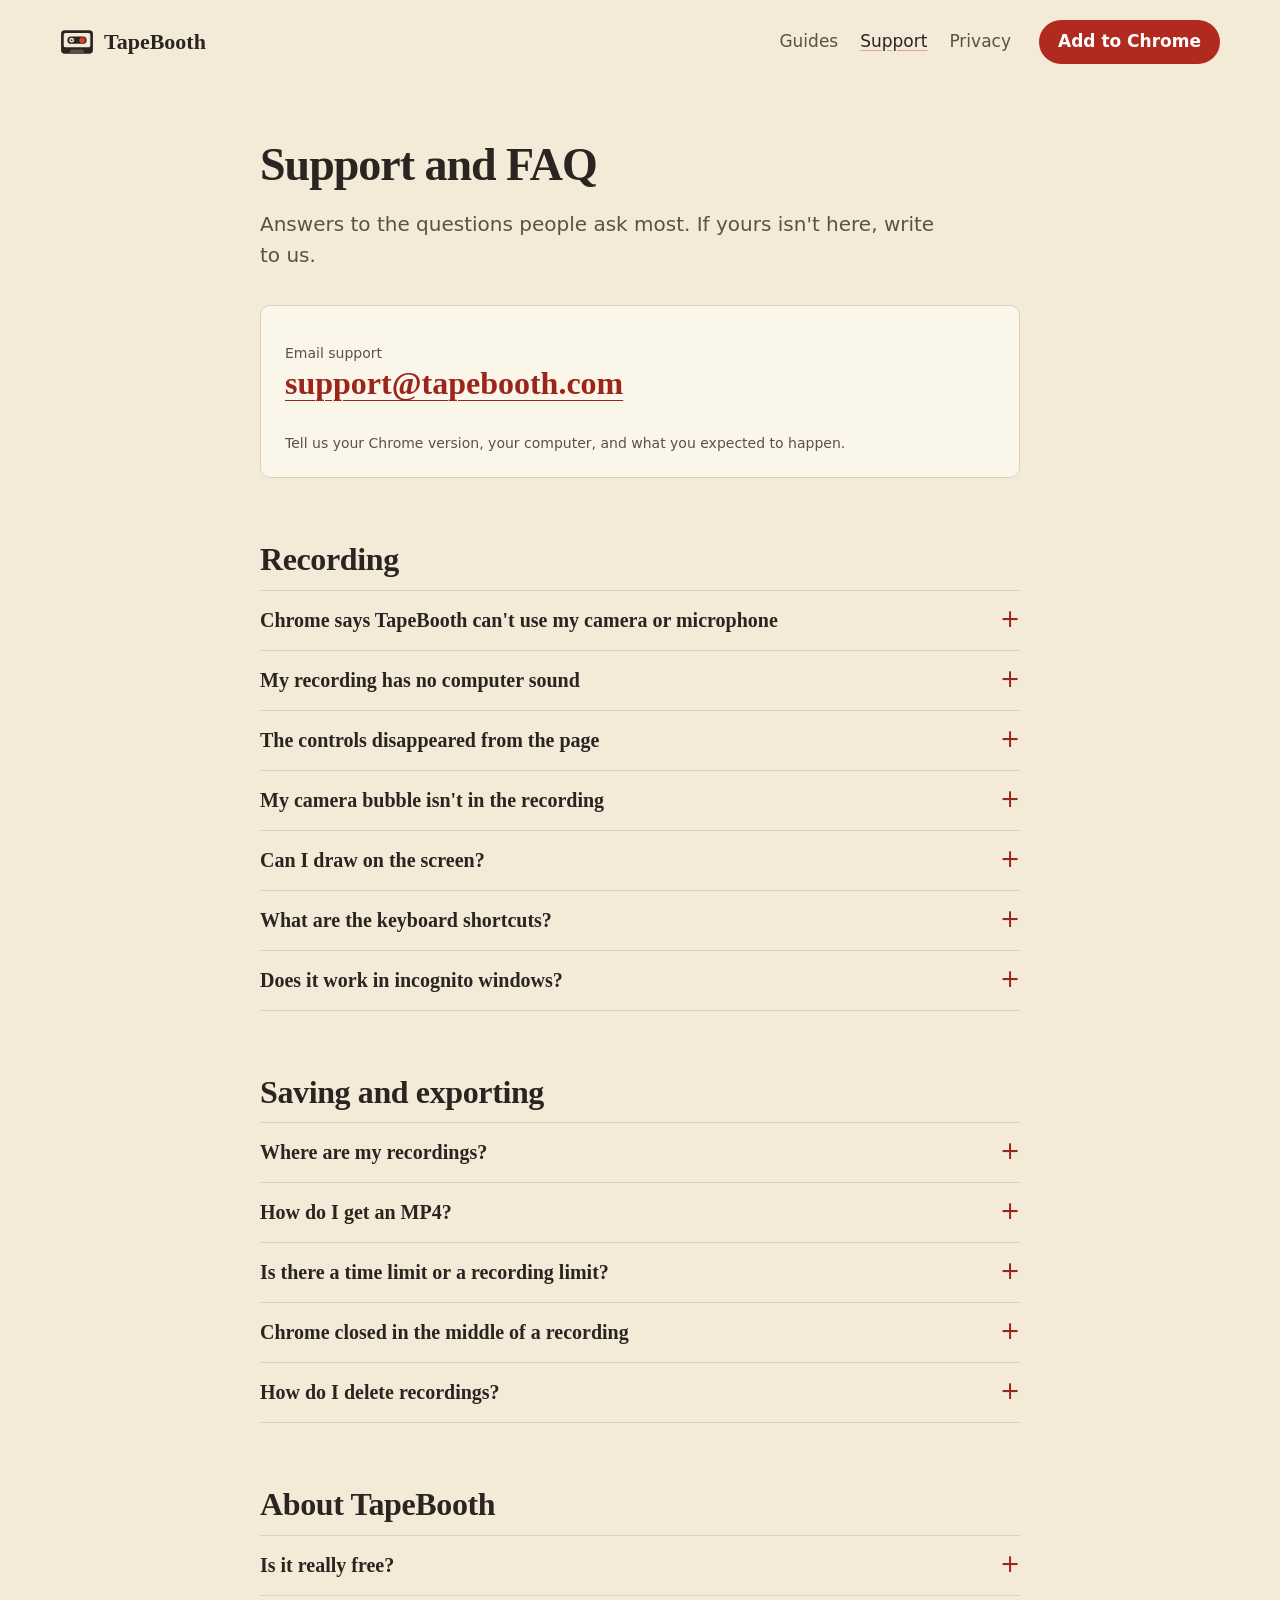
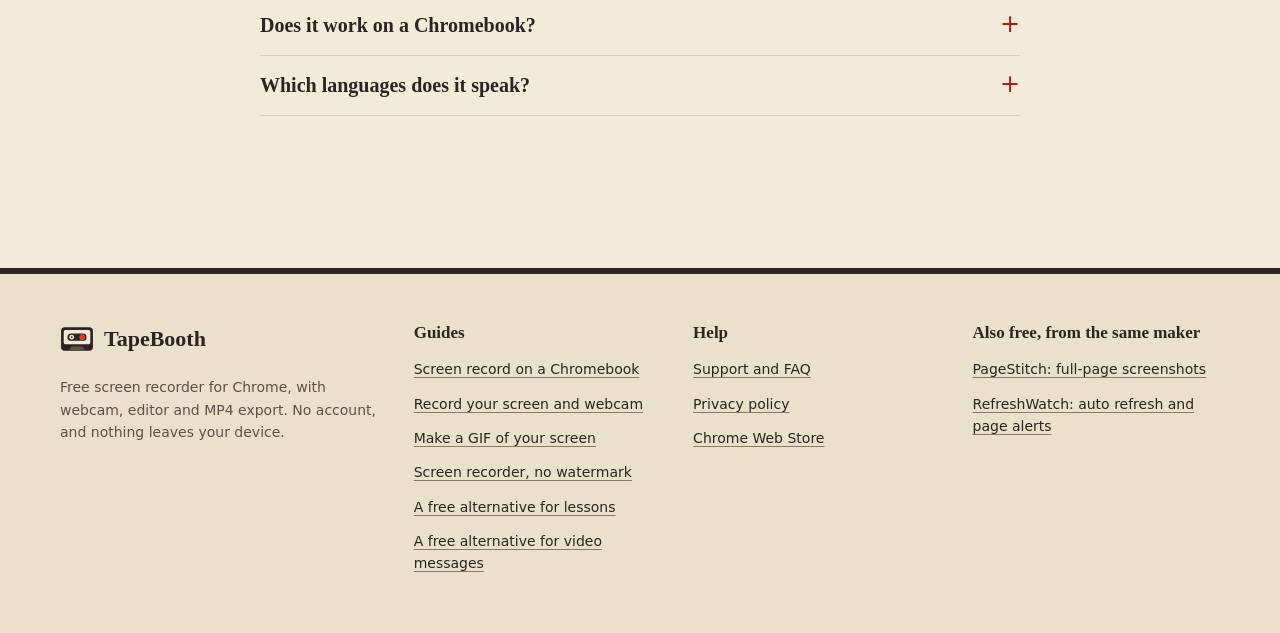
<file: support.html>
<!DOCTYPE html>
<html lang="en">
  <head>
    <meta charset="utf-8">
    <meta name="viewport" content="width=device-width, initial-scale=1">
    <title>Support and FAQ – TapeBooth</title>
    <meta name="description" content="Help with TapeBooth, the free screen recorder for Chrome: camera and microphone setup, computer sound, MP4 export, storage, shortcuts, recovering a recording, and how to contact support.">
    <meta name="color-scheme" content="light dark">
    <meta name="theme-color" content="#f3ead8" media="(prefers-color-scheme: light)">
    <meta name="theme-color" content="#1b1714" media="(prefers-color-scheme: dark)">
    <meta property="og:type" content="website">
    <meta property="og:title" content="Support and FAQ – TapeBooth">
    <meta property="og:description" content="Help with TapeBooth, the free screen recorder for Chrome: camera and microphone setup, computer sound, MP4 export, storage, shortcuts, recovering a recording, and how to contact support.">
    <meta property="og:url" content="https://tapebooth.com/support.html">
    <meta property="og:image" content="https://tapebooth.com/img/og.png">
    <link rel="canonical" href="https://tapebooth.com/support.html">
    <link rel="icon" href="icon.svg" type="image/svg+xml">
    <link rel="icon" href="favicon.png" type="image/png" sizes="32x32">
    <link rel="stylesheet" href="site.css">
  </head>
  <body>
    <a class="skip-link" href="#main">Skip to content</a>
    <header class="site-header">
      <div class="shell">
        <a class="brand" href="./"><img src="icon.svg" alt="" width="34" height="34">TapeBooth</a>
        <nav class="site-nav" aria-label="Main">
          <a href="./#guides">Guides</a>
          <a href="support.html" aria-current="page">Support</a>
          <a href="privacy-policy.html">Privacy</a>
        </nav>
        <a class="button" href="https://chromewebstore.google.com/detail/elgplcllolaeajgdikpigppgjkkcegpe?utm_source=tapebooth.com&amp;utm_medium=site&amp;utm_campaign=support">Add to Chrome</a>
      </div>
    </header>

    <main id="main" class="article">
      <div class="shell">
        <h1>Support and FAQ</h1>
        <p class="lede">Answers to the questions people ask most. If yours isn't here, write to us.</p>
        <div class="contact">
          <div>
            <p class="meta">Email support</p>
            <a class="mail" href="mailto:support@tapebooth.com">support@tapebooth.com</a>
          </div>
          <p class="meta">Tell us your Chrome version, your computer, and what you expected to happen.</p>
        </div>

        <div class="prose">
          <h2>Recording</h2>
          <div class="faq">
            <details>
              <summary>Chrome says TapeBooth can't use my camera or microphone</summary>
              <p>Click the TapeBooth button and choose <strong>Set up camera &amp; mic</strong>. When Chrome asks, choose <strong>Allow on every visit</strong>; “Allow this time” only lasts until you close the page.</p>
              <p>If you blocked it earlier, open Chrome's settings for TapeBooth (the setup page has a button for it) and set Camera and Microphone to Allow, then try again.</p>
            </details>
            <details>
              <summary>My recording has no computer sound</summary>
              <p>When Chrome asks what to share, turn on its option to share the tab's sound or the system sound. A tab's sound works everywhere. Your computer's sound, when you share the entire screen, works on Windows and Chromebooks, and on a Mac with macOS 14.2 or later and Chrome 141 or later. Elsewhere, TapeBooth tells you the recording will have your microphone only.</p>
            </details>
            <details>
              <summary>The controls disappeared from the page</summary>
              <p>The controls live on the tab you started from, and vanish when that tab goes to another page. The recording continues. Click the TapeBooth button to pause or stop, or choose <strong>Show controls on this page</strong> to bring them back.</p>
              <p>Some pages, such as Chrome's own settings pages and the Chrome Web Store, don't allow extensions to show anything on them. They still record; use the TapeBooth menu to stop.</p>
            </details>
            <details>
              <summary>My camera bubble isn't in the recording</summary>
              <p>In <strong>Window or screen</strong> mode the bubble is a small floating window. It's recorded when you share your entire screen, but not when you share a single window. In <strong>This tab</strong> mode it's added to the corner you chose in Settings.</p>
            </details>
            <details>
              <summary>Can I draw on the screen?</summary>
              <p>Yes, in <strong>This tab</strong> mode: turn on <strong>Draw on the page</strong> in the controls, or press <kbd>Alt</kbd>+<kbd>Shift</kbd>+<kbd>D</kbd>. Drawing isn't available when you share a window or your whole screen.</p>
            </details>
            <details>
              <summary>What are the keyboard shortcuts?</summary>
              <p><kbd>Alt</kbd>+<kbd>Shift</kbd>+<kbd>R</kbd> starts or stops a recording, <kbd>Alt</kbd>+<kbd>Shift</kbd>+<kbd>P</kbd> pauses and resumes, <kbd>Alt</kbd>+<kbd>Shift</kbd>+<kbd>D</kbd> turns drawing on or off, and <kbd>Alt</kbd>+<kbd>Shift</kbd>+<kbd>T</kbd> opens TapeBooth. Change them under <strong>Shortcuts</strong> in TapeBooth's Settings, which opens Chrome's shortcut page.</p>
            </details>
            <details>
              <summary>Does it work in incognito windows?</summary>
              <p>Not yet. TapeBooth doesn't record incognito windows in this version.</p>
            </details>
          </div>

          <h2>Saving and exporting</h2>
          <div class="faq">
            <details>
              <summary>Where are my recordings?</summary>
              <p>In the <strong>Library</strong>: click the TapeBooth button, then <strong>Library</strong>. Every recording is kept in Chrome on this computer until you delete it. Nothing is uploaded, so recordings don't follow you to another computer; download the ones you want to keep elsewhere.</p>
            </details>
            <details>
              <summary>How do I get an MP4?</summary>
              <p>Open the recording in the editor and choose <strong>Export</strong>, then <strong>MP4 video</strong>. TapeBooth saves recordings as WebM and makes the MP4 by re-encoding, so the export takes a while for long videos. The dialog shows how long before it starts and counts down as it goes.</p>
              <p>The original WebM file is also available from <strong>Download</strong> in the Library. It plays in Chrome and VLC.</p>
            </details>
            <details>
              <summary>Is there a time limit or a recording limit?</summary>
              <p>No. Record as long and as often as your disk allows. At 1080p an hour takes about 2.3 GB. The Library shows how much space TapeBooth uses, and a recording stops and saves itself before the disk runs out.</p>
            </details>
            <details>
              <summary>Chrome closed in the middle of a recording</summary>
              <p>Open the Library. TapeBooth finds the interrupted recording and repairs it, usually losing no more than the last second. If it can't be repaired, you can still download the raw file.</p>
            </details>
            <details>
              <summary>How do I delete recordings?</summary>
              <p>Use <strong>Delete</strong> on a recording in the Library, or <strong>Delete all</strong>. Removing TapeBooth from Chrome deletes every recording it kept. See the <a href="privacy-policy.html">privacy policy</a> for details.</p>
            </details>
          </div>

          <h2>About TapeBooth</h2>
          <div class="faq">
            <details>
              <summary>Is it really free?</summary>
              <p>Yes. There is no paid plan, no account and no watermark, and no feature waits behind a review request.</p>
            </details>
            <details>
              <summary>Does it work on a Chromebook?</summary>
              <p>Yes. TapeBooth runs in Chrome on Windows, Mac and Chromebook (Chrome 126 or newer). See <a href="how-to-screen-record-on-chromebook/">how to screen record on a Chromebook</a>.</p>
            </details>
            <details>
              <summary>Which languages does it speak?</summary>
              <p>English, Arabic, German, Spanish, French, Japanese and Brazilian Portuguese. It follows Chrome's language.</p>
            </details>
          </div>
        </div>
      </div>
    </main>

    <footer class="site-footer">
      <div class="shell">
        <div>
          <a class="brand" href="./"><img src="icon.svg" alt="" width="34" height="34">TapeBooth</a>
          <p>Free screen recorder for Chrome, with webcam, editor and MP4 export. No account, and nothing leaves your device.</p>
        </div>
        <div class="footer-col">
          <strong>Guides</strong>
          <a href="how-to-screen-record-on-chromebook/">Screen record on a Chromebook</a>
          <a href="screen-recorder-with-webcam/">Record your screen and webcam</a>
          <a href="how-to-make-a-gif-of-your-screen/">Make a GIF of your screen</a>
          <a href="screen-recorder-no-watermark/">Screen recorder, no watermark</a>
          <a href="screencastify-alternative/">A free alternative for lessons</a>
          <a href="loom-alternative/">A free alternative for video messages</a>
        </div>
        <div class="footer-col">
          <strong>Help</strong>
          <a href="support.html">Support and FAQ</a>
          <a href="privacy-policy.html">Privacy policy</a>
          <a href="https://chromewebstore.google.com/detail/elgplcllolaeajgdikpigppgjkkcegpe?utm_source=tapebooth.com&amp;utm_medium=site&amp;utm_campaign=support">Chrome Web Store</a>
        </div>
        <div class="footer-col">
          <strong>Also free, from the same maker</strong>
          <a href="https://getpagestitch.com/">PageStitch: full-page screenshots</a>
          <a href="https://refreshwatch.com/">RefreshWatch: auto refresh and page alerts</a>
        </div>
      </div>
    </footer>
  </body>
</html>
</file>
<file: site.css>
/* tapebooth.com: the extension's cassette J-card world at page scale.
   Tokens are copied from src/ui/tokens.css (same names and values) so the site and the product
   read as one thing: cream label paper, warm charcoal ink, one tape red that only ever means
   "record", a cool blue focus ring. The book serif is the label-writing voice; the UI sans does
   the reading. The recurring motif is the J-card itself: ruled lines, sides A and B, the spine.
   System fonts only. No scripts, no trackers. Logical properties throughout. */

:root {
  color-scheme: light dark;

  --accent: #b02a1f;
  --accent-ink: #ffffff;
  --bg: #f3ead8;
  --surface: #fbf6ea;
  --sunk: #ebe0ca;
  --line: #ddd0b8;
  --control: #8a7966;
  --text: #2b2420;
  --muted: #5d5046;
  --accent-fill: var(--accent);
  --accent-fill-ink: var(--accent-ink);
  --accent-text: #9c241a;
  --accent-wash: color-mix(in oklab, var(--accent) 9%, var(--bg));
  --accent-line: color-mix(in oklab, var(--accent) 38%, var(--bg));
  --focus: #1f5f8b;
  --lamp: #d83a2c;
  --shadow: #3a2a20;
  --rule: color-mix(in oklab, var(--accent) 22%, var(--surface));

  /* The booth with the lights down: the privacy band, always dark. */
  --booth: #1b1714;
  --booth-surface: #25201b;
  --booth-line: #3a322a;
  --booth-text: #f2e9da;
  --booth-muted: #c3b5a2;
  --booth-link: #ff9d8f;

  --font-ui: system-ui, -apple-system, "Segoe UI", Roboto, "Noto Sans", sans-serif;
  --font-voice: "Iowan Old Style", "Palatino Linotype", Palatino, "Book Antiqua", "URW Palladio L", Charter,
    "Noto Serif", Georgia, serif;

  --step--1: 0.875rem;
  --step-0: 1.0625rem;
  --step-1: 1.25rem;
  --step-2: clamp(1.5rem, 1.2rem + 1.2vw, 2rem);
  --step-3: clamp(1.875rem, 1.3rem + 2.4vw, 2.875rem);
  --step-4: clamp(2.375rem, 1.3rem + 4.4vw, 4.25rem);

  --gutter: clamp(16px, 4vw, 48px);
  --wide: 1160px;
  --measure: 68ch;
  --r-sm: 6px;
  --r-md: 10px;
  --r-lg: 16px;
  --r-pill: 999px;
  --ease-out: cubic-bezier(0.16, 1, 0.3, 1);
  --lift: 0 1px 0 color-mix(in oklab, var(--shadow) 8%, transparent),
    0 24px 48px -28px color-mix(in oklab, var(--shadow) 60%, transparent);
}

@media (prefers-color-scheme: dark) {
  :root {
    --bg: #1b1714;
    --surface: #25201b;
    --sunk: #14110e;
    --line: #3a322a;
    --control: #7d6e60;
    --text: #f2e9da;
    --muted: #c3b5a2;
    --accent-fill: #c93a2d;
    --accent-fill-ink: #ffffff;
    --accent-text: #ff9d8f;
    --accent-wash: color-mix(in oklab, var(--accent) 20%, var(--bg));
    --accent-line: color-mix(in oklab, #ff9d8f 45%, var(--bg));
    --focus: #8cc4ec;
    --lamp: #ff5a4c;
    --shadow: #000000;
    --rule: color-mix(in oklab, #ff9d8f 16%, var(--surface));
    --booth: #0e0b09;
    --booth-surface: #1d1915;
    --booth-line: #332b24;
  }
}

*, *::before, *::after { box-sizing: border-box; }

html { background: var(--bg); -webkit-text-size-adjust: 100%; }

body {
  margin: 0;
  background: var(--bg);
  color: var(--text);
  font: 400 var(--step-0)/1.6 var(--font-ui);
  font-variant-numeric: tabular-nums;
  -webkit-font-smoothing: antialiased;
  text-rendering: optimizeLegibility;
  accent-color: var(--accent-fill);
  caret-color: var(--accent-text);
  scrollbar-color: var(--control) transparent;
}

::selection { background: var(--accent-fill); color: var(--accent-fill-ink); }

img, svg { display: block; max-inline-size: 100%; block-size: auto; }

a { color: var(--accent-text); text-decoration-thickness: 1px; text-underline-offset: 0.2em; }
a:hover { text-decoration-thickness: 2px; }
:focus-visible { outline: 2px solid var(--focus); outline-offset: 3px; border-radius: var(--r-sm); }

h1, h2, h3 {
  font-family: var(--font-voice);
  font-weight: 600;
  line-height: 1.12;
  letter-spacing: -0.012em;
  text-wrap: balance;
  margin: 0;
}
h1 { font-size: var(--step-4); letter-spacing: -0.022em; }
h2 { font-size: var(--step-3); }
h3 { font-size: var(--step-1); line-height: 1.25; }
p { margin: 0; text-wrap: pretty; }
strong { font-weight: 650; }
code { font-size: 0.92em; background: var(--sunk); padding: 0.1em 0.35em; border-radius: 4px; }
kbd {
  font: 600 0.85em/1 var(--font-ui);
  padding: 0.2em 0.45em;
  border: 1px solid var(--control);
  border-block-end-width: 2px;
  border-radius: 4px;
  background: var(--surface);
  white-space: nowrap;
}

.shell { inline-size: min(100% - 2 * var(--gutter), var(--wide)); margin-inline: auto; }

.skip-link {
  position: absolute;
  inset-inline-start: 12px;
  inset-block-start: -60px;
  z-index: 10;
  padding: 10px 16px;
  border-radius: var(--r-sm);
  background: var(--text);
  color: var(--bg);
}
.skip-link:focus { inset-block-start: 12px; }

/* Buttons: the red record key, and a quiet outlined one. */
.button {
  display: inline-flex;
  align-items: center;
  justify-content: center;
  gap: 10px;
  min-block-size: 44px;
  padding: 10px 22px;
  border: 1px solid transparent;
  border-radius: var(--r-pill);
  background: var(--accent-fill);
  color: var(--accent-fill-ink);
  font: 600 var(--step-0)/1.2 var(--font-ui);
  text-decoration: none;
  white-space: nowrap;
  transition: background-color 160ms var(--ease-out), border-color 160ms var(--ease-out);
}
.button:hover { background: color-mix(in oklab, var(--accent-fill) 86%, #000); }
.button-rec::before {
  content: "";
  inline-size: 0.6em;
  block-size: 0.6em;
  border-radius: 50%;
  background: currentColor;
}
.button-quiet { background: transparent; color: var(--text); border-color: var(--control); }
.button-quiet:hover { background: var(--accent-wash); border-color: var(--accent-line); }

/* Header */
.site-header { padding-block: 18px; }
.site-header .shell { display: flex; align-items: center; gap: 12px 28px; flex-wrap: wrap; }
.brand {
  display: inline-flex;
  align-items: center;
  gap: 10px;
  color: var(--text);
  font: 600 1.375rem/1 var(--font-voice);
  text-decoration: none;
}
.brand img { inline-size: 34px; block-size: 34px; }
.site-nav { display: flex; gap: 4px 22px; flex-wrap: wrap; margin-inline-start: auto; }
.site-nav a { color: var(--muted); text-decoration: none; padding-block: 10px; }
.site-nav a:hover, .site-nav a[aria-current] { color: var(--text); text-decoration: underline; text-decoration-color: var(--accent-line); }
.site-header .button { padding-inline: 18px; }

@media (max-width: 640px) {
  .site-header .shell { justify-content: space-between; }
  .site-header .button { display: none; }
  .site-nav { margin-inline-start: 0; gap: 4px 16px; }
}

/* Hero */
.hero { padding-block: clamp(28px, 6vw, 72px) clamp(48px, 8vw, 104px); }
.hero .shell { display: grid; grid-template-columns: minmax(0, 1.05fr) minmax(0, 1fr); gap: clamp(32px, 6vw, 80px); align-items: center; }
.hero h1 { max-inline-size: 13ch; }
.lede { font-size: var(--step-1); line-height: 1.55; color: var(--muted); max-inline-size: 36em; margin-block-start: 22px; }
.hero-actions { display: flex; flex-wrap: wrap; gap: 12px; margin-block-start: 30px; }
.hero-note { margin-block-start: 18px; color: var(--muted); font-size: var(--step--1); }

/* The cassette: drawn inline so it themes with the page. Its reels turn while the lamp is lit;
   that slow turn is the page's one moving thing. */
.deck { margin: 0; position: relative; }
.deck svg { inline-size: 100%; filter: drop-shadow(0 28px 34px color-mix(in oklab, var(--shadow) 34%, transparent)); }
.deck .shell-c { fill: #2b2420; }
.deck .label { fill: var(--surface); }
.deck .label-rule { stroke: var(--rule); stroke-width: 1.5; }
.deck .ink { fill: #2b2420; }
.deck .window { fill: #14110e; }
.deck .reel { fill: #f3ead8; }
.deck .hub { fill: #2b2420; }
.deck .tape { fill: #4a3a30; }
.deck .lamp { fill: var(--lamp); }
.deck .label-title { font: 600 italic 23px var(--font-voice); fill: #2b2420; }
.deck .label-side { font: 700 15px var(--font-ui); fill: #9c241a; }
.deck .label-small { font: 500 12.5px var(--font-ui); fill: #5d5046; }
@media (prefers-color-scheme: dark) {
  .deck .label { fill: #f3ead8; }
  .deck .label-rule { stroke: color-mix(in oklab, #b02a1f 22%, #fbf6ea); }
  .deck .shell-c { fill: #3a322a; }
}
.reel-spin { transform-box: fill-box; transform-origin: center; animation: spin 9s linear infinite; }
.lamp-glow { animation: glow 2.4s ease-in-out infinite; }
@keyframes spin { to { transform: rotate(360deg); } }
@keyframes glow { 50% { opacity: 0.55; } }
.deck figcaption {
  position: absolute;
  inset-inline-end: 4%;
  inset-block-start: -6px;
  display: inline-flex;
  align-items: center;
  gap: 8px;
  padding: 6px 12px 6px 10px;
  border-radius: var(--r-pill);
  background: var(--booth);
  color: var(--booth-text);
  font: 600 var(--step--1)/1 var(--font-ui);
  font-variant-numeric: tabular-nums;
  box-shadow: var(--lift);
}
.deck figcaption::before { content: ""; inline-size: 9px; block-size: 9px; border-radius: 50%; background: #ff5a4c; }

@media (max-width: 860px) {
  .hero .shell { grid-template-columns: 1fr; }
  .hero h1 { max-inline-size: 15ch; }
  .deck { max-inline-size: 520px; }
}

/* Sections */
.section { padding-block: clamp(56px, 9vw, 112px); }
.section-head { max-inline-size: 44rem; margin-block-end: clamp(28px, 4vw, 48px); }
.section-head p { margin-block-start: 14px; color: var(--muted); font-size: var(--step-1); line-height: 1.55; }

/* The J-card: a paper insert with ruled lines, side A and side B, and a spine. */
.jcard {
  display: grid;
  grid-template-columns: 64px minmax(0, 1fr) minmax(0, 1fr);
  background: var(--surface);
  border: 1px solid var(--line);
  border-radius: var(--r-md);
  box-shadow: var(--lift);
  overflow: hidden;
}
.spine {
  writing-mode: vertical-rl;
  transform: rotate(180deg);
  display: flex;
  align-items: center;
  justify-content: space-between;
  padding: 22px 0;
  background: #2b2420;
  color: #f3ead8;
  font: 600 1.125rem/64px var(--font-voice);
  letter-spacing: 0.02em;
}
.spine span:last-child { color: #ff9d8f; font: 600 var(--step--1)/64px var(--font-ui); }
.side { padding: clamp(22px, 3vw, 36px); }
.side + .side { border-inline-start: 1px dashed var(--control); }
.side h3 {
  display: flex;
  align-items: baseline;
  gap: 12px;
  padding-block-end: 12px;
  border-block-end: 2px solid var(--accent-line);
  font-size: var(--step-2);
}
.side h3 b {
  display: inline-grid;
  place-items: center;
  inline-size: 1.6em;
  block-size: 1.6em;
  border-radius: 50%;
  background: var(--accent-fill);
  color: var(--accent-fill-ink);
  font: 700 0.6em/1 var(--font-ui);
}
.tracks { list-style: none; margin: 0; padding: 0; }
.tracks li { padding-block: 14px; border-block-end: 1px solid var(--rule); }
.tracks li:last-child { border-block-end: 0; padding-block-end: 0; }
.tracks .t {
  display: flex;
  align-items: baseline;
  gap: 8px;
  font: 600 var(--step-1)/1.3 var(--font-voice);
}
.tracks .t::after {
  content: "";
  flex: 1;
  order: 1;
  border-block-end: 2px dotted var(--control);
  transform: translateY(-0.25em);
  min-inline-size: 16px;
}
.tracks .t small { order: 2; font: 500 var(--step--1)/1.3 var(--font-ui); color: var(--muted); white-space: nowrap; }
.tracks p { margin-block-start: 4px; color: var(--muted); }
@media (max-width: 520px) {
  .tracks .t { flex-direction: column; gap: 2px; }
  .tracks .t::after { display: none; }
}

@media (max-width: 900px) {
  .jcard { grid-template-columns: minmax(0, 1fr); }
  .spine { writing-mode: horizontal-tb; transform: none; padding: 0 22px; font-size: 1rem; line-height: 48px; }
  .spine span:last-child { line-height: 48px; }
  .side + .side { border-inline-start: 0; border-block-start: 1px dashed var(--control); }
}

/* "Free": a ledger of what is usually on a paid plan. */
.ledger-wrap { display: grid; grid-template-columns: minmax(0, 0.8fr) minmax(0, 1.2fr); gap: clamp(28px, 5vw, 72px); align-items: start; }
.ledger-wrap .section-head { margin: 0; }
.ledger { inline-size: 100%; border-collapse: collapse; }
.ledger th, .ledger td { padding: 14px 4px; text-align: start; vertical-align: baseline; border-block-end: 1px solid var(--line); }
.ledger thead th { font: 600 var(--step--1)/1.3 var(--font-ui); color: var(--muted); border-block-end: 2px solid var(--text); }
.ledger tbody th { font: 600 var(--step-1)/1.3 var(--font-voice); padding-inline-end: 18px; }
.ledger td { color: var(--muted); }
.ledger td.free { color: var(--text); font-weight: 650; white-space: nowrap; }
.ledger td.free::before { content: ""; display: inline-block; inline-size: 8px; block-size: 8px; margin-inline-end: 8px; border-radius: 50%; background: var(--lamp); }
.fine { margin-block-start: 16px; color: var(--muted); font-size: var(--step--1); }
@media (max-width: 860px) { .ledger-wrap { grid-template-columns: 1fr; } }
@media (max-width: 520px) {
  .ledger thead { display: none; }
  .ledger tr { display: grid; grid-template-columns: 1fr auto; gap: 2px 12px; padding-block: 12px; border-block-end: 1px solid var(--line); }
  .ledger th, .ledger td { padding: 0; border: 0; }
  .ledger td:not(.free) { grid-column: 1 / -1; grid-row: 2; }
}

/* Privacy: the booth with the lights down. */
.booth { background: var(--booth); color: var(--booth-text); border-block: 1px solid var(--booth-line); }
.booth .shell { display: grid; grid-template-columns: minmax(0, 0.9fr) minmax(0, 1.1fr); gap: clamp(32px, 6vw, 80px); align-items: start; }
.booth h2 { color: var(--booth-text); }
.booth p { color: var(--booth-muted); margin-block-start: 16px; font-size: var(--step-1); line-height: 1.55; }
.booth a { color: var(--booth-link); }
.booth :focus-visible { outline-color: #8cc4ec; }
.onair {
  display: inline-flex;
  align-items: center;
  gap: 10px;
  margin-block-end: 22px;
  padding: 7px 14px;
  border: 1px solid var(--booth-line);
  border-radius: var(--r-sm);
  color: var(--booth-muted);
  font: 600 var(--step--1)/1 var(--font-ui);
}
.onair::before { content: ""; inline-size: 9px; block-size: 9px; border-radius: 50%; background: #5d5046; box-shadow: inset 0 0 0 1px #7d6e60; }
.facts { list-style: none; margin: 0; padding: 0; display: grid; gap: 0; }
.facts li { padding-block: 18px; border-block-end: 1px solid var(--booth-line); color: var(--booth-muted); }
.facts li:first-child { padding-block-start: 0; }
.facts strong { display: block; color: var(--booth-text); font: 600 var(--step-1)/1.3 var(--font-voice); margin-block-end: 4px; }
@media (max-width: 860px) { .booth .shell { grid-template-columns: 1fr; } }

/* Steps: a real sequence, so it is numbered. */
.steps { list-style: none; margin: 0; padding: 0; display: grid; grid-template-columns: repeat(3, minmax(0, 1fr)); gap: clamp(20px, 3vw, 40px); counter-reset: step; }
.steps li { counter-increment: step; padding-block-start: 18px; border-block-start: 2px solid var(--text); }
.steps li::before { content: counter(step); display: block; font: 600 var(--step-3)/1 var(--font-voice); color: var(--accent-text); margin-block-end: 12px; }
.steps p { margin-block-start: 8px; color: var(--muted); }
@media (max-width: 760px) { .steps { grid-template-columns: 1fr; } }

/* Guides: a ruled index, two columns on wide screens. */
.guide-list { list-style: none; margin: 0; padding: 0; display: grid; grid-template-columns: repeat(2, minmax(0, 1fr)); gap: 0 clamp(24px, 4vw, 56px); }
.guide-list li { padding-block: 18px; border-block-start: 1px solid var(--line); }
.guide-list a { font: 600 var(--step-1)/1.3 var(--font-voice); color: var(--text); text-decoration-color: var(--accent-line); }
.guide-list a:hover { color: var(--accent-text); }
.guide-list p { margin-block-start: 6px; color: var(--muted); }
@media (max-width: 760px) { .guide-list { grid-template-columns: 1fr; } }

.closing .shell { display: flex; flex-wrap: wrap; align-items: center; justify-content: space-between; gap: 24px 48px; padding: clamp(28px, 4vw, 48px); background: var(--surface); border: 1px solid var(--line); border-radius: var(--r-lg); }
.closing p { margin-block-start: 10px; color: var(--muted); max-inline-size: 40em; }

/* Articles: guides, the comparison, privacy and support. */
.article { padding-block: clamp(24px, 5vw, 56px) clamp(56px, 9vw, 104px); }
.article .shell { max-inline-size: 760px; }
.article h1 { font-size: var(--step-3); }
.article .lede { margin-block-start: 18px; }
.meta { margin-block-start: 14px; color: var(--muted); font-size: var(--step--1); }
.prose { margin-block-start: clamp(28px, 4vw, 44px); }
.prose > * + * { margin-block-start: 1em; }
.prose h2 { font-size: var(--step-2); margin-block-start: 2em; }
.prose h3 { margin-block-start: 1.6em; }
.prose h2 + *, .prose h3 + * { margin-block-start: 0.7em; }
.prose ul, .prose ol { padding-inline-start: 1.4em; }
.prose li + li { margin-block-start: 0.5em; }
.prose li::marker { color: var(--accent-text); }
.prose ol > li::marker { font-family: var(--font-voice); font-weight: 600; }

.note {
  padding: 16px 20px;
  background: var(--surface);
  border: 1px solid var(--line);
  border-radius: var(--r-md);
}
.note strong:first-child { font-family: var(--font-voice); }

.table-wrap { overflow-x: auto; margin-block: 1.4em; border: 1px solid var(--line); border-radius: var(--r-md); background: var(--surface); }
.compare { inline-size: 100%; min-inline-size: 560px; border-collapse: collapse; font-size: var(--step--1); }
.compare caption { caption-side: bottom; padding: 12px 16px; text-align: start; color: var(--muted); border-block-start: 1px solid var(--line); }
.compare th, .compare td { padding: 12px 16px; text-align: start; vertical-align: top; border-block-end: 1px solid var(--line); }
.compare tbody tr:last-child > * { border-block-end: 0; }
.compare thead th { font-weight: 650; background: var(--sunk); }
.compare tbody th { font-weight: 600; }
.compare td { color: var(--muted); }
.compare td:nth-child(2) { color: var(--text); }
/* On narrow screens the table scrolls sideways; the feature names stay put. */
@media (max-width: 640px) {
  .compare { min-inline-size: 520px; }
  .compare tbody th, .compare thead th:first-child {
    position: sticky;
    inset-inline-start: 0;
    z-index: 1;
    inline-size: 8.5em;
    background: var(--surface);
    box-shadow: 1px 0 0 var(--line);
  }
  .compare thead th:first-child { background: var(--sunk); }
}

.cta-row { display: flex; flex-wrap: wrap; gap: 12px; margin-block-start: 2.2em; }

.related { margin-block-start: 3em; padding-block-start: 22px; border-block-start: 1px solid var(--line); }
.related h2 { font-size: var(--step-1); margin: 0; }
.related ul { list-style: none; padding: 0; margin: 12px 0 0; display: grid; gap: 8px; }

/* Support FAQ */
.faq { border-block-start: 1px solid var(--line); }
.faq details { border-block-end: 1px solid var(--line); }
.faq summary {
  display: flex;
  justify-content: space-between;
  gap: 16px;
  padding: 16px 0;
  font: 600 var(--step-1)/1.35 var(--font-voice);
  cursor: pointer;
  list-style: none;
}
.faq summary::-webkit-details-marker { display: none; }
.faq summary::after { content: "+"; font: 400 1.5rem/1 var(--font-ui); color: var(--accent-text); }
.faq details[open] summary::after { content: "\2212"; }
.faq details > :not(summary) { padding-block-end: 18px; color: var(--muted); }
.faq details > :not(summary) + :not(summary) { margin-block-start: -6px; }
.contact {
  display: flex;
  flex-wrap: wrap;
  align-items: center;
  justify-content: space-between;
  gap: 16px 32px;
  margin-block-start: 2em;
  padding: 22px 24px;
  background: var(--surface);
  border: 1px solid var(--line);
  border-radius: var(--r-md);
}
.contact a.mail { font: 600 var(--step-2)/1.2 var(--font-voice); overflow-wrap: anywhere; }

/* Footer, with the cassette spine as its top edge. */
.site-footer { margin-block-start: clamp(24px, 4vw, 48px); background: var(--sunk); border-block-start: 6px solid #2b2420; }
.site-footer .shell { display: grid; grid-template-columns: minmax(0, 1.3fr) repeat(3, minmax(0, 1fr)); gap: 32px; padding-block: 48px 56px; }
.site-footer p { margin-block-start: 12px; color: var(--muted); font-size: var(--step--1); max-inline-size: 30em; }
.footer-col { display: grid; gap: 8px; align-content: start; font-size: var(--step--1); }
.footer-col strong { font: 600 var(--step-0)/1.3 var(--font-voice); margin-block-end: 4px; }
.footer-col a { color: var(--text); text-decoration-color: var(--control); padding-block: 2px; }
@media (max-width: 860px) { .site-footer .shell { grid-template-columns: 1fr 1fr; } .site-footer .shell > :first-child { grid-column: 1 / -1; } }
@media (max-width: 480px) { .site-footer .shell { grid-template-columns: 1fr; } }

@media (prefers-reduced-motion: reduce) {
  *, *::before, *::after { animation: none !important; transition-duration: 0.01ms !important; }
}
</file>
